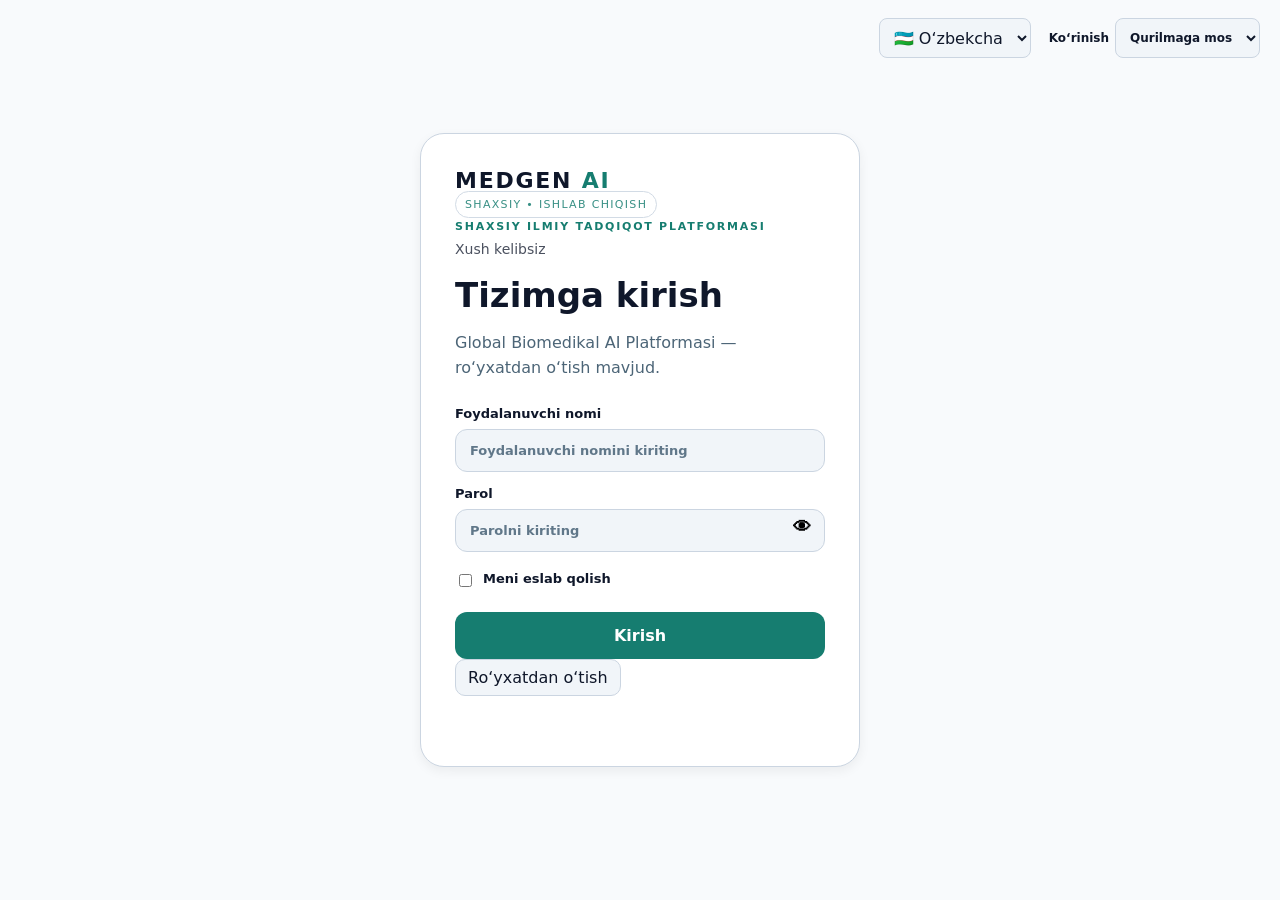
<file: index-1.html>
<!doctype html>
<html lang="uz">
<head>
<meta charset="utf-8">

<meta http-equiv="Content-Security-Policy"
content="default-src 'self';
script-src 'self' 'unsafe-inline' https://cdn.jsdelivr.net https://3dmol.csb.pitt.edu;
style-src 'self' 'unsafe-inline';
connect-src 'self' https:;
img-src 'self' data:;
object-src 'none';
base-uri 'self';
frame-ancestors 'none'">

<meta name="viewport" content="width=device-width,initial-scale=1">

<title>MedGen AI — Global Biomedical AI Platform</title>

<link rel="stylesheet" href="styles.css">

<style>
/* ================================
   MEDGEN AI INTRO
================================ */

#medgenIntro {
  position: fixed;
  inset: 0;
  z-index: 99999;
  display: flex;
  align-items: center;
  justify-content: center;
  background: #050b12;
  color: white;
  animation: introFade 1.8s ease forwards;
}

.intro-content {
  text-align: center;
  animation: introScale 1.4s ease;
}

.intro-logo {
  font-size: 48px;
  font-weight: 800;
  letter-spacing: 5px;
}

.intro-logo span {
  opacity: .65;
}

.intro-subtitle {
  margin-top: 14px;
  font-size: 14px;
  letter-spacing: 2px;
  opacity: .75;
  text-transform: uppercase;
}

.intro-line {
  width: 90px;
  height: 2px;
  margin: 22px auto 0;
  background: currentColor;
  animation: introLine 1.2s ease;
}

@keyframes introScale {
  0% {
    opacity: 0;
    transform: scale(.85);
  }

  100% {
    opacity: 1;
    transform: scale(1);
  }
}

@keyframes introLine {
  0% {
    width: 0;
  }

  100% {
    width: 90px;
  }
}

@keyframes introFade {
  0%, 72% {
    opacity: 1;
    visibility: visible;
  }

  100% {
    opacity: 0;
    visibility: hidden;
    pointer-events: none;
  }
}

/* ================================
   LANGUAGE SELECTOR
================================ */

.language-box {
  position: absolute;
  top: 18px;
  right: 20px;
  z-index: 10;
}

.language-box select {
  padding: 7px 10px;
  border-radius: 8px;
  border: 1px solid rgba(255,255,255,.15);
  background: rgba(255,255,255,.08);
  color: inherit;
  cursor: pointer;
}

/* ================================
   LOGIN
================================ */

.login-welcome {
  font-size: 14px;
  margin-bottom: 8px;
  opacity: .75;
}

.password-wrap {
  position: relative;
  display: flex;
  align-items: center;
}
.password-wrap input {
  width: 100%;
  padding-right: 48px;
}
.password-toggle {
  position: absolute;
  right: 8px;
  border: 0;
  background: transparent;
  cursor: pointer;
  font-size: 18px;
  padding: 6px;
}
.remember-row {
  display: flex;
  align-items: center;
  gap: 8px;
  margin: 12px 0;
  font-size: 13px;
}

.remember-row input {
  width: auto;
}

/* EMERGENCY LOGIN VISIBILITY FIX
   The login shell must remain visible even if a cached/failed
   startup state or intro animation interferes with rendering. */
#medgenIntro{display:none!important}
#loginView:not(.hidden){display:grid!important;visibility:visible!important;opacity:1!important}
#loginView .login-card{display:block!important;visibility:visible!important;opacity:1!important;position:relative!important;z-index:100000!important}
#loginView form{visibility:visible!important}

/* prevent intro from affecting layout */
#loginView,
#dashboardView {
  position: relative;
}
</style>

<style id="medgen-dashboard-visibility-fix">
/* Keep inactive scientific panels hidden; role workspaces must not leak into every dashboard. */
.module.role-hidden { display: none !important; }
#scientificWorkflowPanel.hidden,
#moleculeVisualPanel.hidden,
.panel.hidden,
.final-panel.hidden { display: none !important; }
</style>

</head>

<body>

<!-- =================================
     MEDGEN AI INTRO ANIMATION
================================= -->

<section id="medgenIntro">
  <div class="intro-content">
    <div class="intro-logo">
      MEDGEN <span>AI</span>
    </div>

    <div
      class="intro-subtitle"
      id="introSubtitle"
      data-i18n="globalPlatform">
      GLOBAL BIOMEDICAL AI PLATFORM
    </div>

    <div class="intro-line"></div>
  </div>
</section>


<!-- =================================
     LOGIN
================================= -->

<section id="loginView" class="screen">

  <div class="language-box">
    <select id="loginLanguageSelector">
      <option value="en">🇬🇧 English</option>
      <option value="uz">🇺🇿 O‘zbekcha</option>
      <option value="ru">🇷🇺 Русский</option>
    </select>
  </div>

  <div class="login-card">

    <div class="brand">
      MEDGEN <span>AI</span>
    </div>

    <span
      class="private-tag"
      data-i18n="privateDevelopment">
      PRIVATE • DEVELOPMENT
    </span>

    <p
      class="eyebrow"
      data-i18n="privateResearch">
      PRIVATE RESEARCH PLATFORM
    </p>

    <div
      class="login-welcome"
      data-i18n="welcome">
      Welcome back
    </div>

    <h1 data-i18n="signInTitle">
      Sign in
    </h1>

    <p
      class="muted"
      data-i18n="loginDescription">
      Global Biomedical AI Platform — registration is available.
    </p>

    <form id="loginForm">

      <label>
        <span data-i18n="username">
          Username
        </span>

        <input
          id="loginUser"
          autocomplete="username"
          required
          data-i18n-placeholder="usernamePlaceholder"
          placeholder="Enter username">
      </label>

      <label>
        <span data-i18n="password">
          Password
        </span>

        <div class="password-wrap">
          <input
            id="loginPassword"
            type="password"
            autocomplete="current-password"
            required
            data-i18n-placeholder="passwordPlaceholder"
            placeholder="Enter password">
          <button id="toggleLoginPassword" type="button" class="password-toggle" aria-label="Show password">👁</button>
        </div>
      </label>

      <label class="remember-row">

        <input
          id="rememberMe"
          type="checkbox">

        <span data-i18n="rememberMe">
          Remember me
        </span>

      </label>

      <button
        id="loginSubmitBtn"
        class="primary"
        type="submit"
        onclick="event.preventDefault(); const s=document.getElementById('loginStatus'); if (typeof window.login === 'function') { window.login(); } else if (s) { s.textContent='Frontend xatosi: login moduli yuklanmagan. Sahifani yangilang yoki keyinroq qayta urinib ko‘ring.'; }"
        data-i18n="signIn">
        Sign in
      </button>

    </form>

    <button id="showRegister" type="button" class="ghost">Ro‘yxatdan o‘tish</button>

    <form id="registerForm" class="hidden">
      <label><span>Username</span><input id="registerUsername" autocomplete="username" required></label>
      <label><span>To‘liq ism</span><input id="registerFullName" required></label>
      <label><span>Email</span><input id="registerEmail" type="email" autocomplete="email" required></label>
      <label><span>Telefon raqami</span><input id="registerPhone" type="tel" autocomplete="tel" placeholder="+998 90 123 45 67"></label>
      <label><span>Parol</span><input id="registerPassword" type="password" autocomplete="new-password" minlength="8" required></label>
      <label><span>Parolni tasdiqlash</span><input id="registerPassword2" type="password" autocomplete="new-password" minlength="8" required></label><div class="role-registration-block">
  <div class="role-title">Sizning asosiy professional rolingiz</div>
  <div class="role-subtitle">Faqat bitta asosiy rol tanlang. Keyingi rollar CEO/Admin tasdig‘idan keyin ochiladi.</div>
  <div id="registerRoleGrid" class="role-grid">
    <button type="button" class="role-choice" data-role="student">🎓<b>Talaba</b><span>Medical Academy</span></button>
    <button type="button" class="role-choice" data-role="doctor">👨‍⚕️<b>Shifokor</b><span>Clinical Workspace</span></button>
    <button type="button" class="role-choice" data-role="researcher">🔬<b>Olim / Researcher</b><span>Research Workspace</span></button>
    <button type="button" class="role-choice" data-role="professor">👨‍🏫<b>Professor</b><span>Teaching Workspace</span></button>
    <button type="button" class="role-choice" data-role="lab">🧪<b>Laborant</b><span>Laboratory</span></button>
    <button type="button" class="role-choice" data-role="biotech">🧬<b>Biotexnolog</b><span>Biotechnology</span></button>
    <button type="button" class="role-choice" data-role="pharma">💊<b>Pharma</b><span>Drug Discovery</span></button>
    <button type="button" class="role-choice" data-role="bioinformatician">🧑‍💻<b>Bioinformatician</b><span>Omics & Pipelines</span></button>
    <button type="button" class="role-choice" data-role="hospital">🏥<b>Klinika / Hospital</b><span>Clinical Training</span></button>
    <button type="button" class="role-choice" data-role="company">🏢<b>Biotech / Pharma Company</b><span>Enterprise</span></button>
  </div>
  <input id="registerRole" type="hidden" value="">
  <div id="registerRoleStatus" class="role-status">Asosiy rolni tanlang.</div>
</div>
      <button class="primary" type="submit">Ro‘yxatdan o‘tish</button>
      <button id="hideRegister" type="button" class="ghost">Kirishga qaytish</button>
      <p class="muted legal-entry">Davom etishdan oldin hujjatlar bilan tanishing: <a href="/legal.html#terms" target="_blank" rel="noopener">Foydalanish shartlari</a> · <a href="/legal.html#privacy" target="_blank" rel="noopener">Maxfiylik siyosati</a> · <a href="/legal.html#data" target="_blank" rel="noopener">Ma’lumotlarni qayta ishlash</a> · <a href="/legal.html#medical" target="_blank" rel="noopener">Tibbiy ogohlantirish</a></p>
    </form>

    <div id="loginStatus" class="status" role="status" aria-live="polite"></div>

  </div>

</section>


<!-- =================================
     DASHBOARD
================================= -->

<section id="dashboardView" class="hidden">

<header class="topbar">

  <div class="brand">
    MEDGEN <span>AI</span>
  </div>

  <div class="top-actions">

    <button id="medgenMenuBtn" class="ghost menu-button" type="button">☰ Menyu</button>
    <button id="profileBtn" class="ghost" type="button">Profilim</button>
    <select id="languageSelector">

      <option value="en">🇬🇧 English</option>
      <option value="uz">🇺🇿 O‘zbekcha</option>
      <option value="ru">🇷🇺 Русский</option>

    </select>

    <span id="roleBadge" class="badge">GUEST</span>

    <button id="logoutBtn" type="button" class="ghost" data-i18n="logout">Logout</button>

  </div>

</header>


<main class="container">

  <div class="hero">

    <div>

      <p
        class="eyebrow"
        data-i18n="privateWorkspace">
        PRIVATE WORKSPACE
      </p>

      <h1 data-i18n="biomedicalPlatform">
        Biomedical AI Platform
      </h1>

      <p
        class="muted"
        data-i18n="heroDescription">
        Research, molecular analysis, structures, discovery and scientific workflows.
      </p>

    </div>

    <div
      id="healthBadge"
      class="health">
      API: checking…
    </div>

  </div>


<section id="roleDashboard" class="role-dashboard hidden">
  <div class="role-dashboard-head">
    <div><p class="eyebrow">PERSONALIZED WORKSPACE</p><h2 id="roleDashboardTitle">MedGen AI</h2><p id="roleDashboardDesc" class="muted"></p></div>
    <span id="roleDashboardBadge" class="role-dashboard-badge"></span>
  </div>
  <div id="roleQuickGrid" class="role-quick-grid"></div>
  <div class="role-note">Kerak bo‘lsa boshqa modulga kirish uchun CEO/Admin tomonidan qo‘shimcha ruxsat beriladi.</div>
</section>

  <section id="securityCenter" class="security-center hidden" aria-label="Xavfsizlik va maxfiylik">
    <div class="dashboard-section-head">
      <div>
        <p class="eyebrow">SECURITY CENTER</p>
        <h2>Maxfiylik, xavfsizlik va identifikatsiya</h2>
        <p class="muted">Roziliklar, hisob xavfsizligi, identifikatsiya va joylashuv ruxsatlari shu yerda boshqariladi.</p>
      </div>
      <button id="securityBack" class="ghost" type="button">← Mening dashboardim</button>
    </div>
    <div id="securityGrid" class="security-grid"></div>
    <div id="securityStatus" class="status"></div>
  </section>

  <section id="userDirectoryDashboard" class="user-directory-dashboard hidden" aria-label="Foydalanuvchilar">
    <div class="dashboard-section-head">
      <div>
        <p class="eyebrow">USER WORKSPACES</p>
        <h2 id="userDirectoryTitle">Foydalanuvchilar</h2>
        <p id="userDirectorySubtitle" class="muted">Har bir rol uchun alohida dashboard.</p>
      </div>
      <button id="userDirectoryBack" class="ghost" type="button">← Mening dashboardim</button>
    </div>
    <div id="userDirectoryCards" class="user-directory-cards"></div>
    <div id="userDirectoryDetail" class="user-directory-detail hidden"></div>
  </section>

  <!-- EDUCATION PREFERENCE -->
  <section id="educationPreferencePanel" class="panel education-preference-panel" aria-labelledby="educationPreferenceTitle">
    <div style="width:100%">
      <div class="workspace-head">
        <div>
          <p class="eyebrow">EDUCATION PROFILE</p>
          <h2 id="educationPreferenceTitle">Choose your education system</h2>
          <p class="muted">Use Global / International education or your country's system. You can change this anytime.</p>
        </div>
        <span id="educationPreferenceStatus" class="status"></span>
      </div>

      <div class="grid" style="margin-top:16px">
        <label>
          <strong>Education mode</strong>
          <select id="educationMode">
            <option value="GLOBAL">🌐 Global / International</option>
            <option value="COUNTRY">🏳️ My country</option>
          </select>
        </label>

        <label id="educationCountryWrap">
          <strong>Country</strong>
          <select id="educationCountry" disabled>
            <option value="UZ">🇺🇿 Uzbekistan</option>
          </select>
        </label>

        <label>
          <strong>Education level</strong>
          <select id="educationLevel">
            <option value="COLLEGE">College</option>
            <option value="UNIVERSITY" selected>University</option>
            <option value="POSTGRADUATE">Postgraduate</option>
            <option value="RESEARCH">Research / Scientist</option>
          </select>
        </label>

        <label>
          <strong>Preferred language</strong>
          <select id="educationLanguage">
            <option value="en" selected>🇬🇧 English</option>
            <option value="uz">🇺🇿 O‘zbekcha</option>
            <option value="ru">🇷🇺 Русский</option>
            <option value="es">🇪🇸 Español</option>
            <option value="fr">🇫🇷 Français</option>
            <option value="de">🇩🇪 Deutsch</option>
            <option value="pt">🇵🇹 Português</option>
            <option value="ar">🇸🇦 العربية</option>
            <option value="zh">🇨🇳 中文</option>
            <option value="ja">🇯🇵 日本語</option>
            <option value="ko">🇰🇷 한국어</option>
            <option value="hi">🇮🇳 हिन्दी</option>
            <option value="tr">🇹🇷 Türkçe</option>
          </select>
        </label>
      </div>

      <button id="saveEducationPreference" class="primary small" type="button">Save education preference</button>
    </div>
  </section>


  <!-- MODULES -->

  <section id="moduleDirectory" class="grid">

    <button
      class="module"
      data-module="Bioinformatics">

      <b>🧬</b>

      <strong data-i18n="bioinformatics">
        Bioinformatics
      </strong>

      <span data-i18n="bioinformaticsDesc">
        DNA / RNA / protein analysis
      </span>

    </button>


    <button
      class="module"
      data-module="Molecular Analysis">

      <b>⚗️</b>

      <strong data-i18n="molecularAnalysis">
        Molecular Analysis
      </strong>

      <span data-i18n="molecularDesc">
        Real backend molecular descriptors
      </span>

    </button>


    <button
      class="module"
      data-module="PDB & Structure">

      <b>🧫</b>

      <strong data-i18n="pdbStructure">
        PDB & Structure
      </strong>

      <span data-i18n="pdbDesc">
        Structures and viewers
      </span>

    </button>


    <button
      class="module"
      data-module="Drug Discovery">

      <b>💊</b>

      <strong data-i18n="drugDiscovery">
        Drug Discovery
      </strong>

      <span data-i18n="drugDesc">
        Screening and discovery workflows
      </span>

    </button>


    <button
      class="module"
      data-module="Scientific Jobs">

      <b>⚙️</b>

      <strong data-i18n="scientificJobs">
        Scientific Jobs
      </strong>

      <span data-i18n="jobsDesc">
        Queue and worker status
      </span>

    </button>


    <button
      class="module"
      data-module="Research Assistant">

      <b>📚</b>

      <strong data-i18n="researchAssistant">
        Research Assistant
      </strong>

      <span data-i18n="researchDesc">
        Literature and citations
      </span>

    </button>


    <button
      class="module"
      data-module="Virtual Laboratory">

      <b>🧪</b>

      <strong data-i18n="virtualLab">
        Virtual Laboratory
      </strong>

      <span data-i18n="labDesc">
        Experiments and workflows
      </span>

    </button>


    <button class="module" data-module="Medical Academy"><b>🎓</b><strong>Medical Academy</strong><span>Virtual patients, anatomy, clinical reasoning and OSCE</span></button>

    <button class="module" data-module="Global Platform">
      <b>🌐</b>
      <strong>Global Platform</strong>
      <span>Organizations, workspaces, projects and API</span>
    </button>

    <button
      class="module"
      data-module="Reports & History">

      <b>📊</b>

      <strong data-i18n="reportsHistory">
        Reports & History
      </strong>

      <span data-i18n="reportsDesc">
        Results and reports
      </span>

    </button>

  </section>


  <!-- WORKSPACE -->

  <section
    id="workspace"
    class="panel hidden">

    <div style="width:100%">

      <div class="workspace-head">

        <div>

          <p
            class="eyebrow"
            data-i18n="workspace">
            WORKSPACE
          </p>

          <h2 id="workspaceTitle">
            Module
          </h2>

        </div>

        <button
          id="workspaceClose"
          class="ghost"
          data-i18n="close">
          Close
        </button>

      </div>


      <!-- MOLECULAR -->

      <div
        id="molecularTool"
        class="tool hidden">

        <p
          class="muted"
          data-i18n="molecularToolDescription">
          Run the existing MedGen molecular backend directly from the Web interface.
        </p>

        <label class="workspace-field-label" for="smilesInput">Molekula — SMILES</label>
        <input
          id="smilesInput"
          placeholder="SMILES, e.g. CCO"
          data-i18n-placeholder="smilesPlaceholder">

        <button
          id="molecularRun"
          class="primary small"
          data-i18n="analyzeMolecule">
          Analyze molecule
        </button>



        <div
          id="molecularStatus"
          class="status">
        </div>

        <pre
          id="molecularResult"
          class="result">
        </pre>

        <details class="advanced-analysis"><summary>Qo‘shimcha tahlillar</summary><div class="scientific-subtools" style="margin-top:12px;display:grid;gap:8px">
          <label class="workspace-field-label" for="moleculeBatchInput">Bir nechta molekula — har qatorda bitta SMILES</label>
        <textarea id="moleculeBatchInput" placeholder="Batch SMILES — one molecule per line"></textarea>
          <button id="moleculeBatchRun" class="ghost small" type="button">🧪 Batch analysis</button>
          <div id="moleculeBatchStatus" class="status"></div>
          <pre id="moleculeBatchResult" class="result"></pre>
          <label class="workspace-field-label" for="moleculeSimilarityInput">Taqqoslash — birinchi qatorda asosiy molekula</label>
        <textarea id="moleculeSimilarityInput" placeholder="Reference SMILES + query SMILES (one per line)"></textarea>
          <button id="moleculeSimilarityRun" class="ghost small" type="button">🔬 Similarity search</button>
          <div id="moleculeSimilarityStatus" class="status"></div>
          <pre id="moleculeSimilarityResult" class="result"></pre>
          <button id="molecule3dRun" class="ghost small" type="button">🧊 Generate 3D conformer</button>
          <div id="molecule3dStatus" class="status"></div>
          <pre id="molecule3dResult" class="result"></pre>
        </div></details>

      </div>


      <!-- BIOINFORMATICS -->

      <div
        id="bioTool"
        class="tool hidden">

        <p
          class="muted"
          data-i18n="bioToolDescription">
          Submit a protected bioinformatics workflow to the backend.
        </p>

        <label class="workspace-field-label" for="bioSequenceType">Ketma-ketlik turi</label>
        <select id="bioSequenceType" aria-label="Sequence type">
          <option value="AUTO">AUTO — Detect automatically</option>
          <option value="DNA">DNA</option>
          <option value="RNA">RNA</option>
          <option value="PROTEIN">PROTEIN</option>
        </select>

        <label class="workspace-field-label" for="bioSequence">Asosiy ketma-ketlik yoki FASTA</label>
        <textarea
          id="bioSequence"
          placeholder="DNA / RNA / protein sequence or FASTA"
          data-i18n-placeholder="sequencePlaceholder">
        </textarea>



        <button
          id="bioRun"
          class="primary small"
          data-i18n="runBioinformatics">
          Run bioinformatics
        </button>

        <div
          id="bioStatus"
          class="status">
        </div>

        <pre
          id="bioResult"
          class="result">
        </pre>

        <details class="advanced-analysis"><summary>Qo‘shimcha tahlillar</summary><div class="scientific-subtools" style="margin-top:12px;display:grid;gap:8px">
          <label class="workspace-field-label" for="bioFrame">O‘qish ramkasi (1–3)</label>
        <input id="bioFrame" type="number" min="1" max="3" value="1" placeholder="Reading frame 1-3">
          <button id="bioTranslateRun" class="ghost small" type="button">🧬 Translate DNA → Protein</button>
          <div id="bioTranslateStatus" class="status"></div>
          <pre id="bioTranslateResult" class="result"></pre>
          <label class="workspace-field-label" for="bioSequenceB">Solishtiriladigan ikkinchi ketma-ketlik</label>
        <textarea id="bioSequenceB" placeholder="Second sequence for global alignment"></textarea>
          <button id="bioAlignRun" class="ghost small" type="button">↔️ Global sequence alignment</button>
          <div id="bioAlignStatus" class="status"></div>
          <pre id="bioAlignResult" class="result"></pre>
        </div></details>

      </div>


      <!-- PDB -->

      <div
        id="pdbTool"
        class="tool hidden">

        <p
          class="muted"
          data-i18n="pdbToolDescription">
          Load a structure from the MedGen PDB backend.
        </p>

        <label class="workspace-field-label" for="pdbInput">PDB identifikatori</label>
        <input
          id="pdbInput"
          placeholder="PDB ID, e.g. 6WC8"
          data-i18n-placeholder="pdbPlaceholder">

        <button
          id="pdbRun"
          class="primary small"
          data-i18n="loadPdb">
          Load PDB
        </button>

        <div
          id="pdbStatus"
          class="status">
        </div>

        <pre
          id="pdbResult"
          class="result">
        </pre>

      </div>


      <!-- DRUG DISCOVERY -->

      <div
        id="discoveryTool"
        class="tool hidden">

        <p
          class="muted"
          data-i18n="discoveryDescription">
          Create a computational drug-discovery session.
        </p>

        <label class="workspace-field-label" for="discoveryTarget">Tadqiqot nishoni</label>
        <input
          id="discoveryTarget"
          placeholder="Target, e.g. HIV-1 Integrase"
          data-i18n-placeholder="targetPlaceholder">

        <button
          id="discoveryRun"
          class="primary small"
          data-i18n="createSession">
          Create session
        </button>

        <div
          id="discoveryStatus"
          class="status">
        </div>

        <pre
          id="discoveryResult"
          class="result">
        </pre>

        <hr>

        <p class="muted">
          AutoDock Vina test: target | SMILES
        </p>

        <label class="workspace-field-label" for="dockingInput">Docking uchun nishon va SMILES</label>
        <input
          id="dockingInput"
          placeholder="EGFR | CCO">

        <details class="advanced-analysis" open>
          <summary>Docking kirish ma’lumotlari</summary>
          <p class="muted">Tayyorlangan receptor va ligand PDBQT matni hamda aynan shu nishonga mos qidiruv qutisi koordinatalarini kiriting.</p>
          <label for="dockingReceptor">Receptor PDBQT</label>
          <textarea id="dockingReceptor" spellcheck="false" placeholder="Receptor PDBQT matni"></textarea>
          <label for="dockingLigand">Ligand PDBQT</label>
          <textarea id="dockingLigand" spellcheck="false" placeholder="Ligand PDBQT matni"></textarea>
          <div class="docking-parameters">
            <label>Markaz X (Å)<input id="dockingCenterX" type="number" step="any" required></label>
            <label>Markaz Y (Å)<input id="dockingCenterY" type="number" step="any" required></label>
            <label>Markaz Z (Å)<input id="dockingCenterZ" type="number" step="any" required></label>
            <label>Quti X (Å)<input id="dockingSizeX" type="number" step="any" min="0.1" max="100" value="20"></label>
            <label>Quti Y (Å)<input id="dockingSizeY" type="number" step="any" min="0.1" max="100" value="20"></label>
            <label>Quti Z (Å)<input id="dockingSizeZ" type="number" step="any" min="0.1" max="100" value="20"></label>
            <label>Qidiruv chuqurligi<input id="dockingExhaustiveness" type="number" min="1" max="64" value="8"></label>
            <label>Pozalar soni<input id="dockingPoses" type="number" min="1" max="20" value="3"></label>
          </div>
        </details>

        <button
          id="dockingRun"
          class="primary small">
          Run real docking
        </button>

        <div
          id="dockingStatus"
          class="status">
        </div>

        <pre
          id="dockingResult"
          class="result">
        </pre>

      </div>


      <!-- WORKFLOWS -->

      <div
        id="workflowTool"
        class="tool hidden">

        <p class="muted">Hisoblash orqali o‘rganing: ketma-ketlik, molekula yoki oqsil tuzilmasini tahlil qiling. Bu haqiqiy laboratoriya tajribasi emas.</p>
        <label class="workspace-field-label" for="labName">Tajriba nomi</label>
        <input id="labName" maxlength="160" placeholder="Masalan: birinchi o‘quv tahlilim">
        <label class="workspace-field-label" for="labMode">Kiritish usuli</label>
        <select id="labMode"><option value="guided">Oddiy maydonlar</option><option value="advanced">Mutaxassis uchun JSON</option></select>
        <div id="labGuided">
          <label for="labSequence">DNK, RNK yoki oqsil ketma-ketligi (ixtiyoriy)</label>
          <textarea id="labSequence" rows="4" placeholder=">example&#10;ATGC"></textarea>
          <button id="labExampleSequence" class="ghost" type="button">DNK misolini qo‘yish</button>
          <label for="labSmiles">Molekula SMILES (ixtiyoriy)</label>
          <input id="labSmiles" placeholder="CCO">
          <button id="labExampleMolecule" class="ghost" type="button">Etanol misolini qo‘yish</button>
          <label for="labPdb">PDB tuzilma ID (ixtiyoriy)</label>
          <input id="labPdb" maxlength="4" placeholder="1CRN">
          <button id="labExampleStructure" class="ghost" type="button">Oqsil misolini qo‘yish</button>
          <p class="muted">Kamida bitta maydonni to‘ldiring. Faqat kiritilgan ma’lumotga mos hisoblashlar bajariladi.</p>
        </div>
        <div id="labAdvanced" hidden>
          <label for="labType">Ish jarayoni turi</label>
          <select id="labType"><option value="drug_discovery">Drug discovery</option><option value="molecular_analysis">Molecular analysis</option><option value="bioinformatics">Bioinformatics</option><option value="structure_analysis">Structure analysis</option><option value="custom">Custom workflow</option></select>
          <label for="labInput">Ish jarayoni ma’lumotlari (JSON)</label>
          <textarea id="labInput" rows="5" placeholder='{"target":"Reference analysis","sequence":"ATGC"}'></textarea>
        </div>
        <button id="labRun" class="primary small" type="button">🧪 Tahlilni boshlash</button>
        <button id="workflowRefresh" class="ghost" type="button" data-i18n="refreshWorkflows">Refresh workflows</button>
        <button id="openScientificWorkflow" class="primary small" type="button">🔬 End-to-End Scientific Workflow</button>
        <div id="workflowStatus" class="status"></div>
        <div id="labSummary" class="panel" hidden></div>
        <pre id="workflowResult" class="result"></pre>

      </div>


      <!-- RESEARCH -->

      <div
        id="researchTool"
        class="tool hidden">

        <p
          class="muted"
          data-i18n="researchToolDescription">
          Search the research backend for citation-oriented results.
        </p>

        <label class="workspace-field-label" for="researchQuery">Ilmiy savol yoki qidiruv so‘zlari</label>
        <input maxlength="3000" id="researchQuery" placeholder="e.g. EGFR mutations in lung cancer" data-i18n-placeholder="researchPlaceholder">
        <label class="workspace-field-label" for="researchFocus">Qo‘shimcha yo‘nalish (ixtiyoriy)</label>
        <input maxlength="300" id="researchFocus" placeholder="Optional focus: mechanism, biomarker, target...">
        <div style="display:flex;gap:8px;flex-wrap:wrap">
          <button id="researchAgentRun" class="primary small" type="button">🧠 Research Agent</button>
          <button id="researchRun" class="ghost small" type="button" data-i18n="searchResearch">Search research</button>
        </div>

        <div
          id="researchStatus"
          class="status">
        </div>

        <div id="researchEvidence" hidden></div>
        <details><summary>Texnik ma’lumotlar (JSON)</summary>
          <pre id="researchResult" class="result"></pre>
        </details>

      </div>


      <!-- KNOWLEDGE LAYER -->
      <div id="knowledgeTool" class="tool hidden">
        <p class="muted">Build and explore a structured biomedical knowledge graph.</p>
        <input id="knowledgeEntity" placeholder="Entity: EGFR, lung cancer, gefitinib">
        <select id="knowledgeEntityType"><option value="concept">Concept</option><option value="gene">Gene</option><option value="protein">Protein</option><option value="disease">Disease</option><option value="drug">Drug</option><option value="pathway">Pathway</option></select>
        <button id="knowledgeAddEntity" class="primary small" type="button">+ Add entity</button>
        <input id="knowledgeSubject" placeholder="Subject">
        <select id="knowledgeRelation"><option>associated_with</option><option>targets</option><option>inhibits</option><option>activates</option><option>causes</option><option>treats</option><option>biomarker_of</option><option>interacts_with</option><option>participates_in</option><option>expressed_in</option></select>
        <input id="knowledgeObject" placeholder="Object">
        <input id="knowledgeEvidence" placeholder="Evidence / PMID / note">
        <button id="knowledgeAddRelation" class="primary small" type="button">+ Add relation</button>
        <input id="knowledgeQuery" placeholder="Search knowledge graph">
        <button id="knowledgeSearch" class="ghost small" type="button">🔎 Search graph</button>
        <div id="knowledgeStatus" class="status"></div><pre id="knowledgeResult" class="result"></pre>
      </div>

      <!-- JOBS -->

      <div
        id="jobsTool"
        class="tool hidden">

        <label class="workspace-field-label" for="jobType">Hisoblash turi</label>
        <select id="jobType">

          <option
            value="MOLECULAR"
            data-i18n="molecular">
            Molecular
          </option>

          <option
            value="DOCKING"
            data-i18n="docking">
            Docking
          </option>

          <option
            value="STRUCTURE_PREDICTION"
            data-i18n="structurePrediction">
            Structure prediction
          </option>

        </select>

        <label class="workspace-field-label" for="jobInput">Hisoblash ma’lumotlari (JSON)</label>
        <textarea id="jobInput" rows="3" placeholder='Input JSON. Molecular misol: {"smiles":"CCO"}'></textarea>

        <button
          id="jobCreate"
          class="primary small"
          data-i18n="createJob">
          Create job
        </button>

        <div
          id="jobCreateStatus"
          class="status">
        </div>

        <pre
          id="jobCreateResult"
          class="result">
        </pre>

        <button
          id="jobsRefresh"
          class="ghost"
          data-i18n="refreshJobs">
          Refresh jobs
        </button>

        <div
          id="jobsStatus"
          class="status">
        </div>

        <pre
          id="jobsResult"
          class="result">
        </pre>

      </div>


      <!-- GLOBAL PLATFORM -->
      <div id="platformTool" class="tool hidden">
        <p class="muted">Global Platform: organizations, teams, workspaces, projects, API keys, audit and usage.</p>
        <div style="display:flex;gap:8px;flex-wrap:wrap">
          <button id="platformRefresh" class="ghost small" type="button">Refresh</button>
          <button id="platformCreateOrg" class="primary small" type="button">Create organization</button>
          <button id="platformCreateWorkspace" class="ghost small" type="button">Create workspace</button>
          <button id="platformCreateProject" class="ghost small" type="button">Create project</button>
          <button id="platformMembers" class="ghost small" type="button">Members</button>
          <button id="platformAudit" class="ghost small" type="button">Audit log</button>
          <button id="platformKeys" class="ghost small" type="button">API keys</button>
          <button id="platformCreateKey" class="ghost small" type="button">Create API Key</button>
          <button id="platformPlan" class="ghost small" type="button">Plans</button>
          <button id="platformWebhooks" class="ghost small" type="button">Webhooks</button>
        </div>
        <label class="workspace-field-label" for="platformOrgName">Tashkilot nomi</label>
        <input id="platformOrgName" placeholder="Organization name">
        <label class="workspace-field-label" for="platformWorkspaceName">Ish maydoni nomi</label>
        <input id="platformWorkspaceName" placeholder="Workspace name">
        <label class="workspace-field-label" for="platformProjectName">Loyiha nomi</label>
        <input id="platformProjectName" placeholder="Project name">
        <div id="platformStatus" class="status"></div>
        <pre id="platformResult" class="result"></pre>
      </div>

      <div id="studentTool" class="tool hidden">
        <div class="student-hero"><div><p class="eyebrow">STUDENT MODE</p><h2>MedGen AI Medical Academy</h2><p class="muted">Kursga mos o‘qitish: <b>avval nazariya → keyin mashq → keyin klinik simulyatsiya</b>. Real bemordagi amaliyotni almashtirmaydi.</p></div><div class="student-progress"><b id="studentScore">0</b><span>XP</span></div></div>

        <div class="course-selector">
          <div><div class="eyebrow">INDIVIDUAL CURRICULUM</div><h3 id="studentCourseTitle">1-kurs — Fundamental fanlar</h3><p id="studentCourseIntro" class="muted"></p></div>
          <label class="course-select-label">O‘quv kursi
            <select id="studentCourseSelect">
              <option value="1">1-kurs</option><option value="2">2-kurs</option><option value="3">3-kurs</option>
              <option value="4">4-kurs</option><option value="5">5-kurs</option><option value="6">6-kurs</option>
            </select>
          </label>
        </div>

        <div id="studentSubjectList" class="course-chips"></div>

        <div class="student-tabs">
          <button class="student-tab active" data-student-tab="course">📚 Kurs dasturi</button>
          <button class="student-tab" data-student-tab="cases">🩺 Virtual Patients</button>
          <button class="student-tab" data-student-tab="anatomy">🫀 Disease 10 Layers</button>
          <button class="student-tab" data-student-tab="skills">💉 Skills Lab</button>
          <button class="student-tab" data-student-tab="osce">📋 OSCE</button>
        </div>

        <div id="studentCoursePanel" class="student-subpanel">
          <div class="course-note">🎓 <b>Daraja moslashtirilgan:</b> har bir kursning mavzusi, savollari va klinik vazifalari alohida. 1-kursga 5–6-kurs klinik case savollari aralashtirilmaydi.</div>
          <div id="studentCourseQuiz" class="question-card"></div>
        </div>

        <div id="studentCasePanel" class="student-subpanel hidden"><div class="student-case-grid"><div class="student-case-list" id="studentCaseList"></div><div class="student-case-main" id="studentCaseMain"></div></div></div>
        <div id="studentAnatomyPanel" class="student-subpanel hidden"><h3>One Disease — 10 Layers</h3><div class="layer-grid" id="studentLayerGrid"></div></div>
        <div id="studentSkillsPanel" class="student-subpanel hidden"><h3>Clinical Skills Simulation</h3><p class="muted">Ko‘nikmalar ham kurs darajasiga moslanadi. Inʼeksiya kabi amaliyotlar faqat virtual mashqda; real klinikada ustoz nazorati va protokol shart.</p><div id="studentSkillList" class="layer-grid"></div></div>
        <div id="studentOscePanel" class="student-subpanel hidden"><h3>OSCE</h3><div id="studentOsce"></div></div>
      </div>

      <!-- REPORTS -->

      <div
        id="reportsTool"
        class="tool hidden">

        <button
          id="reportsRefresh"
          class="ghost"
          data-i18n="refreshReports">
          Refresh reports
        </button>

        <div
          id="reportsStatus"
          class="status">
        </div>

        <label for="reportsSearch">Nom yoki ID bo‘yicha qidirish</label>
        <input id="reportsSearch" type="search" maxlength="200">
        <label for="reportsKind">Yozuv turi</label>
        <select id="reportsKind"><option value="all">Barchasi</option><option value="report">Hisobotlar</option><option value="experiment">Tajribalar</option></select>
        <div id="reportsList" class="reports-list"></div>
        <div id="reportsPagination" class="cell-view-controls"></div>
        <section id="reportsDetail" hidden>
          <h4>Tanlangan yozuv</h4>
          <p id="reportsSelectedTitle" class="user-authored"></p>
          <button id="reportsDownload" type="button" class="ghost">JSON yuklab olish</button>
          <p class="muted">Quyida saqlangan ma’lumotlar ko‘rsatiladi. Hisobot tajribada tasdiqlangan samaradorlikni anglatmaydi.</p>
          <pre id="reportsResult" class="result"></pre>
        </section>

      </div>


      <div
        id="comingSoon"
        class="tool hidden">

        <p
          class="muted"
          data-i18n="comingSoon">
          Web UI shell is ready. This module will be connected to the existing backend in the next integration phases.
        </p>

      </div>

    </div>

  </section>


  <!-- SYSTEM -->

  <section id="systemPanel" class="panel">

    <div>

      <p
        class="eyebrow"
        data-i18n="system">
        SYSTEM
      </p>

      <h2 data-i18n="privateEnvironment">
        Private development environment
      </h2>

      <p
        class="muted"
        data-i18n="systemDescription">
        Only authenticated users can reach the dashboard.
      </p>

    </div>

    <div class="system-list">

      <div>
        <span data-i18n="apiStatus">
          API status:
        </span>

        <b id="apiText">
          checking
        </b>
      </div>

      <div>
        <span data-i18n="registration">
          Registration:
        </span>

        <b>available</b>
      </div>

      <div>
        <span data-i18n="environment">
          Environment:
        </span>

        <b data-i18n="private">
          private
        </b>
      </div>

    </div>

  </section>

</main>

</section>


<!-- Capture frontend startup errors so a failed app.js cannot leave login silently unresponsive. -->
<script>
window.addEventListener("error", function (event) {
  if (!event || !event.filename || !/app\.js(?:\?|$)/.test(event.filename)) return;
  const status = document.getElementById("loginStatus");
  if (status) status.textContent = "Frontend JavaScript xatosi: " + (event.message || "app.js yuklanmadi") + ". Sahifani yangilang; muammo davom etsa, xabarni qo‘llab-quvvatlashga yuboring.";
});
</script>

<!-- IMPORTANT:
     Keep app.js unchanged.
-->

<script src="app.js?v=20261013-role-switch-fix-2"></script>



<!-- =================================
     TRANSLATION ENGINE
================================= -->

<script>

(function () {

  const translations = {

    en: {

      globalPlatform: "GLOBAL BIOMEDICAL AI PLATFORM",

      privateDevelopment: "PRIVATE • DEVELOPMENT",
      privateResearch: "PRIVATE RESEARCH PLATFORM",

      welcome: "Welcome back",
      signInTitle: "Sign in",

      loginDescription:
        "Global Biomedical AI Platform — registration is available.",

      username: "Username",
      password: "Password",

      usernamePlaceholder:
        "Enter username",

      passwordPlaceholder:
        "Enter password",

      rememberMe:
        "Remember me",

      signIn:
        "Sign in",

      logout:
        "Logout",

      privateWorkspace:
        "PRIVATE WORKSPACE",

      biomedicalPlatform:
        "Biomedical AI Platform",

      heroDescription:
        "Research, molecular analysis, structures, discovery and scientific workflows.",

      bioinformatics:
        "Bioinformatics",

      bioinformaticsDesc:
        "DNA / RNA / protein analysis",

      molecularAnalysis:
        "Molecular Analysis",

      molecularDesc:
        "Real backend molecular descriptors",

      pdbStructure:
        "PDB & Structure",

      pdbDesc:
        "Structures and viewers",

      drugDiscovery:
        "Drug Discovery",

      drugDesc:
        "Screening and discovery workflows",

      scientificJobs:
        "Scientific Jobs",

      jobsDesc:
        "Queue and worker status",

      researchAssistant:
        "Research Assistant",

      researchDesc:
        "Literature and citations",

      virtualLab:
        "Virtual Laboratory",

      labDesc:
        "Experiments and workflows",

      reportsHistory:
        "Reports & History",

      reportsDesc:
        "Results and reports",

      workspace:
        "WORKSPACE",

      close:
        "Close",

      molecularToolDescription:
        "Run the existing MedGen molecular backend directly from the Web interface.",

      smilesPlaceholder:
        "SMILES, e.g. CCO",

      analyzeMolecule:
        "Analyze molecule",

      bioToolDescription:
        "Submit a protected bioinformatics workflow to the backend.",

      sequencePlaceholder:
        "DNA / RNA / protein sequence",

      runBioinformatics:
        "Run bioinformatics",

      pdbToolDescription:
        "Load a structure from the MedGen PDB backend.",

      pdbPlaceholder:
        "PDB ID, e.g. 6WC8",

      loadPdb:
        "Load PDB",

      discoveryDescription:
        "Create a computational drug-discovery session.",

      targetPlaceholder:
        "Target, e.g. HIV-1 Integrase",

      createSession:
        "Create session",

      workflowDescription:
        "View persisted scientific workflows.",

      refreshWorkflows:
        "Refresh workflows",

      researchToolDescription:
        "Search the research backend for citation-oriented results.",

      researchPlaceholder:
        "e.g. HIV integrase inhibitors",

      searchResearch:
        "Search research",

      molecular:
        "Molecular",

      docking:
        "Docking",

      structurePrediction:
        "Structure prediction",

      createJob:
        "Create job",

      refreshJobs:
        "Refresh jobs",

      refreshReports:
        "Refresh reports",

      comingSoon:
        "Web UI shell is ready. This module will be connected to the existing backend in the next integration phases.",

      system:
        "SYSTEM",

      privateEnvironment:
        "Private development environment",

      systemDescription:
        "Only authenticated users can reach the dashboard.",

      apiStatus:
        "API status:",

      registration:
        "Registration:",

      disabled:
        "disabled",

      environment:
        "Environment:",

      private:
        "private",

      myProfile: "My Profile",
      profilePhoto: "Profile photo",
      uploadPhoto: "Upload photo",
      profilePhotoHelp: "You enter this information yourself. MedGen AI does not automatically know personal information about you.",
      fullName: "Full name",
      fullNamePlaceholder: "First name Last name",
      emailLabel: "Email",
      organization: "Organization / university",
      organizationPlaceholder: "University or organization",
      country: "Country",
      countryPlaceholder: "Country",
      researchInterests: "Research interests",
      researchInterestsPlaceholder: "Bioinformatics, drug discovery...",
      birthDate: "Date of birth",
      bioLabel: "Bio",
      bioPlaceholder: "Briefly about yourself",
      securityPrivacy: "Security, privacy and consent",
      legalIntro: "Please read the following documents and confirm your consent before using the platform.",
      consentTerms: "I agree to the public offer and terms of use.",
      consentPrivacy: "I agree to the privacy policy.",
      consentData: "I consent to data processing.",
      consentResearch: "I accept the warning that scientific results are not clinical validation.",
      agreeContinue: "I agree and continue",
      save: "Save"

    },


    uz: {

      globalPlatform:
        "GLOBAL BIOMEDIKAL AI PLATFORMASI",

      privateDevelopment:
        "SHAXSIY • ISHLAB CHIQISH",

      privateResearch:
        "SHAXSIY ILMIY TADQIQOT PLATFORMASI",

      welcome:
        "Xush kelibsiz",

      signInTitle:
        "Tizimga kirish",

      loginDescription:
        "Global Biomedikal AI Platformasi — ro‘yxatdan o‘tish mavjud.",

      username:
        "Foydalanuvchi nomi",

      password:
        "Parol",

      usernamePlaceholder:
        "Foydalanuvchi nomini kiriting",

      passwordPlaceholder:
        "Parolni kiriting",

      rememberMe:
        "Meni eslab qolish",

      signIn:
        "Kirish",

      logout:
        "Chiqish",

      privateWorkspace:
        "SHAXSIY ISH MAYDONI",

      biomedicalPlatform:
        "Biomedikal AI Platformasi",

      heroDescription:
        "Tadqiqotlar, molekulyar tahlil, tuzilmalar, dori yaratish va ilmiy ish jarayonlari.",

      bioinformatics:
        "Bioinformatika",

      bioinformaticsDesc:
        "DNK / RNK / oqsil tahlili",

      molecularAnalysis:
        "Molekulyar tahlil",

      molecularDesc:
        "Haqiqiy backend molekulyar deskriptorlari",

      pdbStructure:
        "PDB va tuzilma",

      pdbDesc:
        "Tuzilmalar va ko‘ruvchilar",

      drugDiscovery:
        "Dori yaratish",

      drugDesc:
        "Skrining va dori yaratish jarayonlari",

      scientificJobs:
        "Ilmiy vazifalar",

      jobsDesc:
        "Navbat va ishchi holati",

      researchAssistant:
        "Ilmiy tadqiqot yordamchisi",

      researchDesc:
        "Adabiyotlar va iqtiboslar",

      virtualLab:
        "Virtual laboratoriya",

      labDesc:
        "Tajribalar va ish jarayonlari",

      reportsHistory:
        "Hisobotlar va tarix",

      reportsDesc:
        "Natijalar va hisobotlar",

      workspace:
        "ISH MAYDONI",

      close:
        "Yopish",

      molecularToolDescription:
        "Mavjud MedGen molekulyar backendini Web interfeysi orqali ishga tushiring.",

      smilesPlaceholder:
        "SMILES, masalan: CCO",

      analyzeMolecule:
        "Molekulani tahlil qilish",

      bioToolDescription:
        "Himoyalangan bioinformatika ish jarayonini backendga yuboring.",

      sequencePlaceholder:
        "DNK / RNK / oqsil ketma-ketligi",

      runBioinformatics:
        "Bioinformatikani ishga tushirish",

      pdbToolDescription:
        "MedGen PDB backendidan tuzilmani yuklang.",

      pdbPlaceholder:
        "PDB ID, masalan: 6WC8",

      loadPdb:
        "PDB yuklash",

      discoveryDescription:
        "Hisoblash asosidagi dori yaratish sessiyasini yarating.",

      targetPlaceholder:
        "Nishon, masalan: HIV-1 Integrase",

      createSession:
        "Sessiya yaratish",

      workflowDescription:
        "Saqlangan ilmiy ish jarayonlarini ko‘ring.",

      refreshWorkflows:
        "Ish jarayonlarini yangilash",

      researchToolDescription:
        "Iqtiboslarga yo‘naltirilgan natijalar uchun ilmiy backenddan qidiring.",

      researchPlaceholder:
        "masalan: HIV integrase ingibitorlari",

      searchResearch:
        "Ilmiy qidiruv",

      molecular:
        "Molekulyar",

      docking:
        "Dokking",

      structurePrediction:
        "Tuzilmani bashorat qilish",

      createJob:
        "Vazifa yaratish",

      refreshJobs:
        "Vazifalarni yangilash",

      refreshReports:
        "Hisobotlarni yangilash",

      comingSoon:
        "Web interfeys tayyor. Ushbu modul keyingi integratsiya bosqichlarida mavjud backendga ulanadi.",

      system:
        "TIZIM",

      privateEnvironment:
        "Shaxsiy ishlab chiqish muhiti",

      systemDescription:
        "Dashboardga faqat autentifikatsiyadan o‘tgan foydalanuvchilar kira oladi.",

      apiStatus:
        "API holati:",

      registration:
        "Ro‘yxatdan o‘tish:",

      disabled:
        "o‘chirilgan",

      environment:
        "Muhit:",

      private:
        "shaxsiy",

      myProfile: "Mening profilim",
      profilePhoto: "Profil rasmi",
      uploadPhoto: "Rasm yuklash",
      profilePhotoHelp: "Bu ma’lumotlarni siz o‘zingiz kiritasiz. MedGen AI siz haqingizda avtomatik ravishda shaxsiy ma’lumot bilmaydi.",
      fullName: "To‘liq ism",
      fullNamePlaceholder: "Ism Familiya",
      emailLabel: "Email",
      organization: "Tashkilot / universitet",
      organizationPlaceholder: "Universitet yoki tashkilot",
      country: "Mamlakat",
      countryPlaceholder: "O‘zbekiston",
      researchInterests: "Ilmiy qiziqishlar",
      researchInterestsPlaceholder: "Bioinformatika, drug discovery...",
      birthDate: "Tug‘ilgan sana",
      bioLabel: "Bio",
      bioPlaceholder: "O‘zingiz haqingizda qisqacha",
      securityPrivacy: "Xavfsizlik, maxfiylik va rozilik",
      legalIntro: "Platformadan foydalanishdan oldin quyidagi hujjatlarni o‘qib, roziligingizni tasdiqlang.",
      consentTerms: "Ommaviy oferta va foydalanish shartlariga roziman.",
      consentPrivacy: "Maxfiylik siyosatiga roziman.",
      consentData: "Ma’lumotlarni qayta ishlashga roziman.",
      consentResearch: "Ilmiy natijalar klinik tasdiq emasligi haqidagi ogohlantirishni qabul qilaman.",
      agreeContinue: "Roziman va davom etaman",
      save: "Saqlash"

    },


    ru: {

      globalPlatform:
        "ГЛОБАЛЬНАЯ БИОМЕДИЦИНСКАЯ AI-ПЛАТФОРМА",

      privateDevelopment:
        "ЧАСТНАЯ • РАЗРАБОТКА",

      privateResearch:
        "ЧАСТНАЯ ИССЛЕДОВАТЕЛЬСКАЯ ПЛАТФОРМА",

      welcome:
        "Добро пожаловать",

      signInTitle:
        "Войти",

      loginDescription:
        "Global Biomedical AI Platform — регистрация доступна.",

      username:
        "Имя пользователя",

      password:
        "Пароль",

      usernamePlaceholder:
        "Введите имя пользователя",

      passwordPlaceholder:
        "Введите пароль",

      rememberMe:
        "Запомнить меня",

      signIn:
        "Войти",

      logout:
        "Выйти",

      privateWorkspace:
        "ЧАСТНОЕ РАБОЧЕЕ ПРОСТРАНСТВО",

      biomedicalPlatform:
        "Биомедицинская AI-платформа",

      heroDescription:
        "Исследования, молекулярный анализ, структуры, разработка лекарств и научные процессы.",

      bioinformatics:
        "Биоинформатика",

      bioinformaticsDesc:
        "Анализ ДНК / РНК / белков",

      molecularAnalysis:
        "Молекулярный анализ",

      molecularDesc:
        "Реальные молекулярные дескрипторы backend",

      pdbStructure:
        "PDB и структура",

      pdbDesc:
        "Структуры и просмотр",

      drugDiscovery:
        "Разработка лекарств",

      drugDesc:
        "Скрининг и процессы разработки лекарств",

      scientificJobs:
        "Научные задачи",

      jobsDesc:
        "Очередь и состояние рабочего процесса",

      researchAssistant:
        "Научный помощник",

      researchDesc:
        "Литература и цитирования",

      virtualLab:
        "Виртуальная лаборатория",

      labDesc:
        "Эксперименты и рабочие процессы",

      reportsHistory:
        "Отчёты и история",

      reportsDesc:
        "Результаты и отчёты",

      workspace:
        "РАБОЧЕЕ ПРОСТРАНСТВО",

      close:
        "Закрыть",

      molecularToolDescription:
        "Запустите существующий молекулярный backend MedGen непосредственно через Web-интерфейс.",

      smilesPlaceholder:
        "SMILES, например: CCO",

      analyzeMolecule:
        "Анализировать молекулу",

      bioToolDescription:
        "Отправьте защищённый биоинформационный процесс в backend.",

      sequencePlaceholder:
        "Последовательность ДНК / РНК / белка",

      runBioinformatics:
        "Запустить биоинформатику",

      pdbToolDescription:
        "Загрузите структуру из PDB backend MedGen.",

      pdbPlaceholder:
        "PDB ID, например: 6WC8",

      loadPdb:
        "Загрузить PDB",

      discoveryDescription:
        "Создайте вычислительную сессию по разработке лекарств.",

      targetPlaceholder:
        "Мишень, например: HIV-1 Integrase",

      createSession:
        "Создать сессию",

      workflowDescription:
        "Просмотрите сохранённые научные рабочие процессы.",

      refreshWorkflows:
        "Обновить процессы",

      researchToolDescription:
        "Выполните поиск в научном backend для результатов с цитированием.",

      researchPlaceholder:
        "например: ингибиторы ВИЧ-интегразы",

      searchResearch:
        "Поиск исследований",

      molecular:
        "Молекулярный",

      docking:
        "Докинг",

      structurePrediction:
        "Предсказание структуры",

      createJob:
        "Создать задачу",

      refreshJobs:
        "Обновить задачи",

      refreshReports:
        "Обновить отчёты",

      comingSoon:
        "Web-интерфейс готов. Этот модуль будет подключён к существующему backend на следующих этапах интеграции.",

      system:
        "СИСТЕМА",

      privateEnvironment:
        "Приватная среда разработки",

      systemDescription:
        "Только авторизованные пользователи могут получить доступ к dashboard.",

      apiStatus:
        "Состояние API:",

      registration:
        "Регистрация:",

      disabled:
        "отключена",

      environment:
        "Среда:",

      private:
        "приватная",

      myProfile: "Мой профиль",
      profilePhoto: "Фото профиля",
      uploadPhoto: "Загрузить фото",
      profilePhotoHelp: "Эти данные вводите вы сами. MedGen AI автоматически не получает ваши персональные данные.",
      fullName: "Полное имя",
      fullNamePlaceholder: "Имя Фамилия",
      emailLabel: "Email",
      organization: "Организация / университет",
      organizationPlaceholder: "Университет или организация",
      country: "Страна",
      countryPlaceholder: "Страна",
      researchInterests: "Научные интересы",
      researchInterestsPlaceholder: "Биоинформатика, разработка лекарств...",
      birthDate: "Дата рождения",
      bioLabel: "О себе",
      bioPlaceholder: "Кратко о себе",
      securityPrivacy: "Безопасность, конфиденциальность и согласие",
      legalIntro: "Перед использованием платформы ознакомьтесь с документами ниже и подтвердите согласие.",
      consentTerms: "Я согласен с публичной офертой и условиями использования.",
      consentPrivacy: "Я согласен с политикой конфиденциальности.",
      consentData: "Я согласен на обработку данных.",
      consentResearch: "Я принимаю предупреждение о том, что научные результаты не являются клиническим подтверждением.",
      agreeContinue: "Согласен и продолжить",
      save: "Сохранить"

    }

  };


  function translatePage(language) {

    const dictionary =
      translations[language] || translations.en;

    document.documentElement.lang = language;


    document
      .querySelectorAll("[data-i18n]")
      .forEach(function (element) {

        const key =
          element.getAttribute("data-i18n");

        if (
          Object.prototype.hasOwnProperty.call(
            dictionary,
            key
          )
        ) {
          element.textContent =
            dictionary[key];
        }

      });


    document
      .querySelectorAll("[data-i18n-placeholder]")
      .forEach(function (element) {

        const key =
          element.getAttribute(
            "data-i18n-placeholder"
          );

        if (
          Object.prototype.hasOwnProperty.call(
            dictionary,
            key
          )
        ) {
          element.placeholder =
            dictionary[key];
        }

      });


    localStorage.setItem(
      "medgen_language",
      language
    );

  }


  function initializeLanguage() {

    const saved =
      localStorage.getItem(
        "medgen_language"
      ) || "uz";


    const loginSelector =
      document.getElementById(
        "loginLanguageSelector"
      );

    const dashboardSelector =
      document.getElementById(
        "languageSelector"
      );


    if (loginSelector) {

      loginSelector.value = saved;

      loginSelector.addEventListener(
        "change",
        function () {

          translatePage(this.value);

          if (dashboardSelector) {
            dashboardSelector.value =
              this.value;
          }

        }
      );

    }


    if (dashboardSelector) {

      dashboardSelector.value = saved;

      dashboardSelector.addEventListener(
        "change",
        function () {

          translatePage(this.value);

          if (loginSelector) {
            loginSelector.value =
              this.value;
          }

        }
      );

    }


    translatePage(saved);

  }


  if (
    document.readyState === "loading"
  ) {

    document.addEventListener(
      "DOMContentLoaded",
      initializeLanguage
    );

  } else {

    initializeLanguage();

  }


  /*
   * Intro animation.
   * It automatically disappears after
   * approximately 1.8 seconds.
   */

  setTimeout(function () {

    const intro =
      document.getElementById(
        "medgenIntro"
      );

    if (intro) {
      intro.remove();
    }

  }, 1900);


})();

</script>


<!-- =================================
     PROFILE + LEGAL MODALS
================================= -->
<div id="profileModal" class="modal hidden">
  <div class="modal-card">
    <button id="profileClose" class="modal-close">×</button>
    <h2 data-i18n="myProfile">Mening profilim</h2>
    <div class="avatar-editor"><img id="profileAvatarPreview" class="profile-avatar" alt="Profil rasmi"><button id="profileAvatarUpload" type="button" class="ghost profile-upload-btn" data-i18n="uploadPhoto">Rasm yuklash</button><input id="profileAvatar" type="file" accept="image/png,image/jpeg,image/webp" style="display:none"><button id="profileAvatarRemove" type="button" class="ghost" data-i18n="removePhoto">Rasmni o‘chirish</button></div>
    <p class="muted" data-i18n="profilePhotoHelp">Bu ma’lumotlarni siz o‘zingiz kiritasiz. MedGen AI siz haqingizda avtomatik ravishda shaxsiy ma’lumot bilmaydi.</p>
    <label><span data-i18n="fullName">To‘liq ism</span><input id="profileFullName" data-i18n-placeholder="fullNamePlaceholder" placeholder="Ism Familiya"></label>
    <label><span>Login / Username</span><input id="profileUsername" autocomplete="username"></label>
    <label><span>Telefon raqami</span><input id="profilePhone" type="tel" autocomplete="tel"></label>
    <label><span data-i18n="emailLabel">Email</span><input id="profileEmail" type="text" inputmode="email" autocomplete="email" placeholder="email@example.com"></label>
    <label><span data-i18n="organization">Tashkilot / universitet</span><input id="profileOrganization" data-i18n-placeholder="organizationPlaceholder" placeholder="Universitet yoki tashkilot"></label>
    <label><span data-i18n="country">Mamlakat</span><input id="profileCountry" list="profileCountryOptions" autocomplete="country" data-i18n-placeholder="countryPlaceholder" placeholder="Mamlakatni qidiring yoki yozing"></label><datalist id="profileCountryOptions"></datalist>
    <div class="profile-section-title"><h3>📍 Joylashuv va hudud</h3><p class="profile-auto-note">Mamlakat avtomatik tavsiya qilinishi mumkin. Viloyat/tuman aniq bo‘lishi uchun siz tanlaysiz yoki qurilma joylashuviga ruxsat berasiz. Aniq koordinatalar faqat ruxsat bilan saqlanadi.</p></div>
    <div class="location-grid">
      <label>Viloyat / Region<select id="profileRegion"><option value="">Tanlang</option></select></label>
      <label>Viloyatni qo‘lda kiritish<input id="profileRegionManual" type="text" autocomplete="address-level1" placeholder="Ro‘yxatda bo‘lmasa yozing"></label>
      <label>Tuman / District<select id="profileDistrict"><option value="">Avval viloyatni tanlang</option></select></label>
      <label>Tumanni qo‘lda kiritish<input id="profileDistrictManual" type="text" autocomplete="address-level2" placeholder="Ro‘yxatda bo‘lmasa yozing"></label>
      <label>Shahar / City<input id="profileCity" placeholder="Toshkent, Bo‘ka va h.k."></label>
      <label>Joylashuv<input id="profileLocationLabel" placeholder="Mahalla / hudud (ixtiyoriy)"></label>
    </div>
    <button id="detectLocationBtn" type="button" class="ghost small">📍 Qurilma joylashuvini aniqlash</button>
    <div id="locationStatus" class="status"></div>
    <label><span data-i18n="researchInterests">Ilmiy qiziqishlar</span><input id="profileInterests" data-i18n-placeholder="researchInterestsPlaceholder" placeholder="Bioinformatika, drug discovery..."></label>
    <label><span data-i18n="birthDate">Tug‘ilgan sana</span>
      <input id="profileBirthDate" type="text" inputmode="numeric" autocomplete="bday" placeholder="KK.OO.YYYY" maxlength="10">
    </label>
    <label><span data-i18n="bioLabel">Bio</span><textarea id="profileBio" rows="3" data-i18n-placeholder="bioPlaceholder" placeholder="O‘zingiz haqingizda qisqacha"></textarea></label>
    <div id="profileStatus" class="status"></div>
    <div class="account-security">
      <h3>Account & Security</h3>
      <p class="muted">Parol, sessiyalar, roziliklar va identifikatsiya alohida Security Center orqali boshqariladi.</p>
      <button id="openSecurityFromProfile" type="button" class="ghost">🔐 Security Center</button>
      <label><span>Joriy parol</span><input id="currentPassword" type="password" autocomplete="current-password"></label>
      <label><span>Yangi parol</span><input id="newPassword" type="password" autocomplete="new-password" minlength="8"></label>
      <button id="changePasswordBtn" type="button" class="ghost">Parolni o‘zgartirish</button>
    </div>
    <button id="profileSave" class="primary" data-i18n="save">Saqlash</button>
  </div>
</div>

<div id="legalModal" class="modal hidden">
  <div class="modal-card legal-card">
    <h2 data-i18n="securityPrivacy">🔐 Xavfsizlik, maxfiylik va rozilik</h2>
    <p class="muted" data-i18n="legalIntro">Platformadan foydalanishdan oldin quyidagi hujjatlarni o‘qib, roziligingizni tasdiqlang.</p>
    <div id="legalDocuments" class="legal-docs"></div>
    <label class="consent-row"><input id="consentTerms" type="checkbox"> <span data-i18n="consentTerms">Ommaviy oferta va foydalanish shartlariga roziman.</span></label>
    <label class="consent-row"><input id="consentPrivacy" type="checkbox"> <span data-i18n="consentPrivacy">Maxfiylik siyosatiga roziman.</span></label>
    <label class="consent-row"><input id="consentData" type="checkbox"> <span data-i18n="consentData">Ma’lumotlarni qayta ishlashga roziman.</span></label>
    <label class="consent-row"><input id="consentResearch" type="checkbox"> <span data-i18n="consentResearch">Ilmiy natijalar klinik tasdiq emasligi haqidagi ogohlantirishni qabul qilaman.</span></label>
    <div id="legalStatus" class="status"></div>
    <button id="legalAccept" class="primary" data-i18n="agreeContinue">Roziman va davom etaman</button>
  </div>
</div>

<style>
.modal{position:fixed;inset:0;z-index:100000;background:rgba(0,0,0,.72);display:flex;align-items:center;justify-content:center;padding:20px}
.modal.hidden{display:none}
.modal-card{position:relative;width:min(620px,100%);max-height:90vh;overflow:auto;background:#0b1420;border:1px solid rgba(255,255,255,.14);border-radius:18px;padding:24px;box-shadow:0 20px 70px rgba(0,0,0,.45)}
.modal-card label{display:block;margin:12px 0;font-size:13px}
.modal-card input,.modal-card textarea{width:100%;box-sizing:border-box;margin-top:6px;padding:10px;border-radius:9px;border:1px solid rgba(255,255,255,.14);background:rgba(255,255,255,.06);color:inherit}
.modal-close{position:absolute;right:14px;top:10px;border:0;background:transparent;color:inherit;font-size:28px;cursor:pointer}
.legal-docs{display:grid;gap:10px;margin:15px 0}
.legal-docs details{border:1px solid rgba(255,255,255,.1);border-radius:10px;padding:10px}
.consent-row{display:flex!important;gap:9px;align-items:flex-start}
.consent-row input{width:auto!important;margin:2px 0 0!important}
#adminDashboard .admin-card{cursor:pointer;text-align:left;border:1px solid rgba(255,255,255,.12)}
</style>

<script>
document.addEventListener("DOMContentLoaded", function () {
  const input = document.getElementById("loginPassword");
  const toggle = document.getElementById("toggleLoginPassword");
  if (!input || !toggle) return;
  toggle.addEventListener("click", function () {
    const visible = input.type === "text";
    input.type = visible ? "password" : "text";
    toggle.textContent = visible ? "👁" : "🙈";
    toggle.setAttribute("aria-label", visible ? "Show password" : "Hide password");
  });
});
</script>

<!-- FINAL MEDGEN DASHBOARD OVERRIDE -->
<script>
(function(){
  const ROLES={
    student:{icon:'🎓',name:'Talaba',desc:'Medical Academy, fanlar, klinik tayyorgarlik va ilmiy ishlar',mods:['Medical Academy','Bioinformatics','Molecular Analysis','PDB & Structure','Drug Discovery','Research Assistant','Virtual Laboratory','Reports & History']},
    doctor:{icon:'🩺',name:'Shifokor',desc:'Klinik ta’lim, ilmiy izlanish va professional workspace',mods:['Medical Academy','Research Assistant','PDB & Structure','Bioinformatics','Reports & History']},
    researcher:{icon:'🔬',name:'Olim / Researcher',desc:'Ilmiy tadqiqot, bioinformatika, tajriba va hisobotlar',mods:['Bioinformatics','Molecular Analysis','PDB & Structure','Drug Discovery','Scientific Jobs','Research Assistant','Virtual Laboratory','Reports & History']},
    professor:{icon:'👨‍🏫',name:'Professor',desc:'Ta’lim, assessment, ilmiy rahbarlik va tadqiqot',mods:['Medical Academy','Bioinformatics','Research Assistant','Virtual Laboratory','Reports & History']},
    lab:{icon:'🧪',name:'Laboratoriya',desc:'Laboratoriya workflowlari, molekulyar tahlil va tajribalar',mods:['Molecular Analysis','Bioinformatics','PDB & Structure','Virtual Laboratory','Scientific Jobs','Reports & History']},
    biotech:{icon:'🧬',name:'Biotexnolog',desc:'Biotexnologik tadqiqot va computational workflows',mods:['Bioinformatics','Molecular Analysis','PDB & Structure','Drug Discovery','Virtual Laboratory','Research Assistant','Reports & History']},
    pharma:{icon:'💊',name:'Pharma',desc:'Drug discovery, screening, research va enterprise workflowlar',mods:['Drug Discovery','Molecular Analysis','PDB & Structure','Research Assistant','Scientific Jobs','Reports & History']},
    bioinformatician:{icon:'💻',name:'Bioinformatician',desc:'Sequence, genomics, omics va computational analysis',mods:['Bioinformatics','Molecular Analysis','PDB & Structure','Scientific Jobs','Research Assistant','Reports & History']},
    hospital:{icon:'🏥',name:'Klinika / Hospital',desc:'Klinik ta’lim, simulyatsiya va professional workflowlar',mods:['Medical Academy','Research Assistant','Bioinformatics','Reports & History']},
    company:{icon:'🏢',name:'Biotech / Pharma Company',desc:'Enterprise projectlar, research va operations',mods:['Global Platform','Drug Discovery','Research Assistant','Scientific Jobs','Reports & History']},
    SUPER_ADMIN:{icon:'👑',name:'Super Admin / Owner',desc:'Butun platforma, foydalanuvchilar, tashkilotlar, xavfsizlik va audit nazorati',mods:['Global Platform','Medical Academy','Bioinformatics','Molecular Analysis','PDB & Structure','Drug Discovery','Scientific Jobs','Research Assistant','Virtual Laboratory','Reports & History']}
  };
  const icons={'Learning Hub':'🌍','Clinical Reference':'🩺','Clinical Simulation':'🩺','Medical Academy':'🎓','Bioinformatics':'🧬','Molecular Analysis':'⚗️','PDB & Structure':'🧫','Drug Discovery':'💊','Scientific Jobs':'⚙️','Research Assistant':'📚','Virtual Laboratory':'🧪','Reports & History':'📊','Global Platform':'🌐'};
  const roleKey=()=>{
    const u=window.__MEDGEN_USER||{};
    const norm=v=>String(v||'').trim().toLowerCase().replace(/[\s-]+/g,'_');
    const aliases={
      super_admin:'SUPER_ADMIN',superadmin:'SUPER_ADMIN',founder:'SUPER_ADMIN',ceo:'SUPER_ADMIN',owner:'SUPER_ADMIN',admin:'SUPER_ADMIN',


      bioinformatician:'bioinformatician',bioinformatics_specialist:'bioinformatician',
      pharmaceutical:'pharma',pharmacist:'pharma',biotech_company:'company',hospital_admin:'hospital',
      lab_specialist:'lab',laboratory_specialist:'lab',scientist:'researcher'
    };
    const candidates=[
      u.role,u.user_role,u.type,u.account?.role,u.user?.role,
      u.profile?.role,u.metadata?.role
    ].map(norm).filter(Boolean);
    const username=String(u.username||u.user?.username||u.account?.username||'').trim();
    let saved='';
    if(username){
      try{
        saved=norm(JSON.parse(localStorage.getItem('medgen_role_'+username)||'null')?.key||'');
        if(!saved){
          for(let i=0;i<localStorage.length;i++){
            const k=localStorage.key(i);
            if(k&&k.toLowerCase()===('medgen_role_'+username).toLowerCase()){
              saved=norm(JSON.parse(localStorage.getItem(k)||'null')?.key||'');
              break;
            }
          }
        }
      }catch(_){}
    }
    // The server role remains authoritative for permissions. A super-admin may
    // preview another role's dashboard, but that preview changes presentation only.
    const privileged=['super_admin','superadmin','founder','ceo','owner','admin'];
    if(privileged.includes(candidates[0])){
      const preview=norm(window.medgenPreviewRole||'');
      const previewKey=aliases[preview]||preview;
      if(previewKey && previewKey!=='SUPER_ADMIN' && previewKey!=='admin' && ROLES[previewKey])return previewKey;
      return 'SUPER_ADMIN';
    }
    for(const candidate of candidates){
      const canonical=aliases[candidate]||candidate;
      if(ROLES[canonical]&&canonical!=='SUPER_ADMIN'&&canonical!=='student')return canonical;
    }
    // Older accounts may be returned by the API with a generic student role;
    // prefer their saved non-privileged registration role over that generic fallback.
    const savedCanonical=aliases[saved]||saved;
    if(ROLES[savedCanonical]&&savedCanonical!=='SUPER_ADMIN'&&savedCanonical!=='admin')return savedCanonical;
    if(candidates.includes('student'))return 'student';
    return 'student';
  };
  const ALL_MODULES=['Medical Academy','Bioinformatics','Molecular Analysis','PDB & Structure','Drug Discovery','Scientific Jobs','Research Assistant','Virtual Laboratory','Reports & History','Global Platform'];
  const ROLE_MODULES={
    SUPER_ADMIN:ALL_MODULES,
    admin:ALL_MODULES,
    student:['Medical Academy','Learning Hub','Virtual Laboratory'],


    doctor:['Clinical Reference','Clinical Simulation','Research Assistant','Reports & History'],
    researcher:['Research Assistant','Bioinformatics','Virtual Laboratory','Reports & History'],
    professor:['Medical Academy','Research Assistant','Reports & History'],
    lab:['Virtual Laboratory','Molecular Analysis','Reports & History'],
    biotech:['Bioinformatics','Molecular Analysis','PDB & Structure','Virtual Laboratory'],
    pharma:['Drug Discovery','PDB & Structure','Molecular Analysis','Reports & History'],
    bioinformatician:['Bioinformatics','Research Assistant','Reports & History'],
    hospital:['Medical Academy','Reports & History'],
    company:['Drug Discovery','Research Assistant','Virtual Laboratory','Global Platform','Reports & History']
  };
  const FINAL_I18N={
    en:{menu:'MENU',dashboard:'Dashboard',profile:'My Profile',scientific:'SCIENTIFIC WORKSPACES',support:'Help Center',assistant:'MedGen AI Assistant',community:'Community',security:'Security Center',owner:'OWNER CONTROL',ownerDash:'Super Admin Dashboard',workspace:'Workspace',open:'Open →',core:'CORE SCIENCE',research:'RESEARCH & DISCOVERY',platform:'PLATFORM',welcome:'Personal Scientific Workspace',role:'ROLE',back:'← Dashboard',supportTitle:'Help Center',supportDesc:'Get help with your account, platform or scientific modules.',aiTitle:'AI Assistant',aiDesc:'Biomedical platform and research workflow assistant.',communityTitle:'Community',communityDesc:'Connect with researchers and professionals in your role community.',securityTitle:'Security Center',securityDesc:'Privacy, consent, identity and account security.'},
    uz:{menu:'MENYU',dashboard:'Bosh sahifa',profile:'Profilim',scientific:'ILMIY ISH MAYDONLARI',support:'Yordam markazi',assistant:'MedGen AI yordamchi',community:'Hamjamiyat',security:'Xavfsizlik markazi',owner:'OWNER BOSHQARUVI',ownerDash:'Super Admin boshqaruvi',workspace:'Ish maydoni',open:'Ochish →',core:'ASOSIY ILMIY MODULLAR',research:'TADQIQOT VA KASHFIYOT',platform:'PLATFORMA',welcome:'Shaxsiy ilmiy ish maydoni',role:'ROL',back:'← Bosh sahifa',supportTitle:'Yordam markazi',supportDesc:'Hisob, platforma yoki ilmiy modullar bo‘yicha yordam oling.',aiTitle:'AI yordamchi',aiDesc:'Biomedikal platforma va ilmiy workflowlar yordamchisi.',communityTitle:'Hamjamiyat',communityDesc:'O‘z rolingizdagi olimlar va mutaxassislar bilan muloqot qiling.',securityTitle:'Xavfsizlik markazi',securityDesc:'Maxfiylik, rozilik, identifikatsiya va hisob xavfsizligi.'},
    ru:{menu:'МЕНЮ',dashboard:'Главная',profile:'Мой профиль',scientific:'НАУЧНЫЕ РАБОЧИЕ ПРОСТРАНСТВА',support:'Центр помощи',assistant:'MedGen AI помощник',community:'Сообщество',security:'Центр безопасности',owner:'УПРАВЛЕНИЕ ВЛАДЕЛЬЦА',ownerDash:'Панель Super Admin',workspace:'Рабочее пространство',open:'Открыть →',core:'ОСНОВНАЯ НАУКА',research:'ИССЛЕДОВАНИЯ И ОТКРЫТИЯ',platform:'ПЛАТФОРМА',welcome:'Персональное научное пространство',role:'РОЛЬ',back:'← Главная',supportTitle:'Центр помощи',supportDesc:'Помощь с аккаунтом, платформой или научными модулями.',aiTitle:'AI помощник',aiDesc:'Помощник по биомедицинской платформе и научным workflow.',communityTitle:'Сообщество',communityDesc:'Общайтесь с исследователями и специалистами вашей роли.',securityTitle:'Центр безопасности',securityDesc:'Конфиденциальность, согласия, идентификация и безопасность аккаунта.'}
  };
  const ROLE_I18N={
    en:{student:'Student',doctor:'Doctor',researcher:'Researcher',professor:'Professor',lab:'Laboratory Specialist',biotech:'Biotechnologist',pharma:'Pharma',bioinformatician:'Bioinformatician',hospital:'Hospital',company:'Company',admin:'Super Admin / Owner',SUPER_ADMIN:'Super Admin / Owner'},
    uz:{student:'Talaba',doctor:'Shifokor',researcher:'Olim / Tadqiqotchi',professor:'Professor',lab:'Laboratoriya mutaxassisi',biotech:'Biotexnolog',pharma:'Farmatsevtika',bioinformatician:'Bioinformatik',hospital:'Klinika / Shifoxona',company:'Kompaniya',admin:'Super Admin / Egasi'},
    ru:{student:'Студент',doctor:'Врач',researcher:'Исследователь',professor:'Профессор',lab:'Лабораторный специалист',biotech:'Биотехнолог',pharma:'Фарма',bioinformatician:'Биоинформатик',hospital:'Больница',company:'Компания',admin:'Super Admin / Владелец'}
  };
  const esc=s=>String(s??'').replace(/[&<>"']/g,m=>({'&':'&amp;','<':'&lt;','>':'&gt;','"':'&quot;',"'":'&#39;'}[m]));
  const lang=()=>localStorage.getItem('medgen_language')||'uz';
  const ft=(k)=>FINAL_I18N[lang()]?.[k]||FINAL_I18N.en[k]||k;
  const moduleLabel=(m)=>(typeof translations!=='undefined'&&translations?.[m]?.[lang()])||m;
  const roleLabel=(k)=>ROLE_I18N[lang()]?.[k]||ROLE_I18N.en[k]||k;
  function dashboard(){return document.getElementById('dashboardView')}
  function hideAll(){['roleDashboard','moduleDirectory','workspace','educationPreferencePanel','securityCenter','userDirectoryDashboard','adminDashboard','supportCenter','aiCenter','communityCenter'].forEach(id=>document.getElementById(id)?.classList.add('hidden'))}
  function openHome(){hideAll();document.getElementById('roleDashboard')?.classList.remove('hidden');renderHome()}
  function openModuleSafe(name){if(typeof window.openModule==='function'){window.__MEDGEN_OPENED_MODULE=null;window.openModule(name);if(window.__MEDGEN_OPENED_MODULE!==name)return;const workspace=document.getElementById('workspace');const toolMap={'Molecular Analysis':'molecularTool','Bioinformatics':'bioTool','PDB & Structure':'pdbTool','Drug Discovery':'discoveryTool','Scientific Jobs':'jobsTool','Research Assistant':'researchTool','Virtual Laboratory':'workflowTool','Medical Academy':'studentTool','Reports & History':'reportsTool','Global Platform':'platformTool',};const tool=document.getElementById(toolMap[name]);if(workspace)workspace.classList.remove('hidden');if(tool)tool.classList.remove('hidden');document.getElementById('roleDashboard')?.classList.add('hidden');document.getElementById('finalHome')?.classList.add('hidden');}else{hideAll();document.getElementById('workspace')?.classList.remove('hidden');document.getElementById('roleDashboard')?.classList.add('hidden')}}
  function serviceCard(kind,icon,title,desc){return '<button class="final-service" data-final-service="'+kind+'">'+icon+'<b>'+title+'</b><small>'+desc+'</small></button>'}
  function renderHome(){
    const d=dashboard(),key=roleKey(),r=ROLES[key]||ROLES.student;if(!d)return;
    const mods=ROLE_MODULES[key]||ROLE_MODULES.student;
    const globalHero=d.querySelector('.hero');if(globalHero){globalHero.classList.add('final-hide-hero');globalHero.style.setProperty('display','none','important');}
    const old=document.getElementById('finalHome');if(old)old.remove();
    const home=document.createElement('section');home.id='finalHome';home.className='final-home';
    const groups=[
      {id:'education',icon:'◈',title:'Ta’lim markazi',desc:'Darslar, mashqlar va o‘quv natijalari.',modules:['Medical Academy','Learning Hub','Clinical Reference','Clinical Simulation']},
      {id:'bio',icon:'⌁',title:'Bioinformatika',desc:'DNK, RNK va oqsil ketma-ketliklarini tahlil qilish.',modules:['Bioinformatics']},
      {id:'molecule',icon:'⬡',title:'Molekula va 3D',desc:'Molekulyar xossalar, tuzilmalar va ilmiy taqqoslash.',modules:['Molecular Analysis','PDB & Structure','Drug Discovery']},
      {id:'research',icon:'⌕',title:'Ilmiy tadqiqot',desc:'Manbalarni topish va dalillar bilan ishlash.',modules:['Research Assistant']},
      {id:'lab',icon:'⚗',title:'Virtual laboratoriya',desc:'Ilmiy ish jarayonlari va hisoblash vazifalari.',modules:['Virtual Laboratory','Scientific Jobs']},
      {id:'management',icon:'▦',title:'Boshqaruv paneli',desc:'Tashkilot, foydalanuvchilar va ruxsatlar.',modules:['Global Platform']}
    ];
    const names={'Medical Academy':'Tibbiyot akademiyasi','Learning Hub':'Mashqlar va o‘quv tarixi','Clinical Reference':'Klinik ma’lumotnoma','Clinical Simulation':'Klinik mashqlar','Bioinformatics':'Ketma-ketlik tahlili','Molecular Analysis':'Molekula xossalari','PDB & Structure':'Tuzilma ko‘ruvchisi','Drug Discovery':'Dori tadqiqoti','Research Assistant':'Ilmiy manbalar','Virtual Laboratory':'Ish jarayonlari','Scientific Jobs':'Hisoblash vazifalari','Global Platform':'Tashkilot va loyihalar','Reports & History':'Ilmiy hisobotlar'};
    const moduleButton=m=>'<button class="cabinet-tool" data-final-module="'+esc(m)+'">'+esc(names[m]||m)+'<span aria-hidden="true">↗</span></button>';
    home.classList.add('cabinet-home');
    home.innerHTML='<div class="cabinet-layout"><nav class="cabinet-nav" aria-label="Kabinet bo‘limlari"><div class="cabinet-brand">MEDGEN <span>AI</span></div><p>SHAXSIY KABINET</p><a href="#cabinetWelcome">Bosh sahifa</a>'+groups.map(g=>'<a href="#cabinet-'+g.id+'">'+g.icon+' '+g.title+'</a>').join('')+'<button id="cabinetProfile">Profilim</button><button data-final-service="security">Xavfsizlik va roziliklar</button></nav><div class="cabinet-main"><header id="cabinetWelcome" class="cabinet-welcome"><div><p class="cabinet-eyebrow">BILIM · TAHLIL · TADQIQOT</p><h1>Yagona ilmiy kabinet</h1><p>Kerakli bo‘limni tanlang. Vositalar va ruxsatlar akkauntingizga mos ko‘rsatiladi.</p></div><span class="cabinet-role">'+esc(roleLabel(key))+'</span></header><div class="cabinet-shortcuts">'+(mods.includes('Learning Hub')?moduleButton('Learning Hub'):'')+(mods.includes('Reports & History')?moduleButton('Reports & History'):'')+(mods.includes('Global Platform')?moduleButton('Global Platform'):'')+'</div><div class="cabinet-section-heading"><h2>Ish bo‘limlari</h2><span>6 yo‘nalish · bitta akkaunt</span></div><div class="cabinet-grid">'+groups.map((g,i)=>{
      const available=g.modules.filter(m=>mods.includes(m));
      const admin=g.id==='management'&&key==='SUPER_ADMIN';
      return '<article id="cabinet-'+g.id+'" class="cabinet-card'+(!available.length&&!admin?' cabinet-restricted':'')+'"><div class="cabinet-card-top"><span class="cabinet-icon">'+g.icon+'</span><span class="cabinet-number">0'+(i+1)+'</span></div><h3>'+g.title+'</h3><p>'+g.desc+'</p><div class="cabinet-tools">'+available.map(moduleButton).join('')+(admin?'<button id="finalAdminOpen" class="cabinet-tool">Administrator paneli <span>↗</span></button>':'')+(!available.length&&!admin?'<span class="cabinet-access">Bu rol uchun ochilmagan</span>':'')+'</div></article>';
    }).join('')+'</div><footer class="cabinet-footer"><div><h3>Yordam kerakmi?</h3><p>Hisob, foydalanish va xavfsizlik bo‘yicha yordam.</p></div><div>'+serviceCard('support','↗',ft('support'),ft('supportDesc'))+serviceCard('ai','✦',ft('assistant'),ft('aiDesc'))+serviceCard('community','◎',ft('community'),ft('communityDesc'))+'</div></footer></div></div>';
    hideAll();
    document.getElementById('functionalService')?.remove();
    d.querySelector('.container')?.prepend(home);
    // Use one visible dashboard at a time; the legacy role grid remains a
    // fallback but must not appear underneath this role-specific home.
    document.getElementById('roleDashboard')?.classList.add('hidden');
    home.querySelectorAll('[data-final-module]').forEach(b=>b.onclick=(e)=>{
      e.preventDefault();openModuleSafe(b.dataset.finalModule);
    });
    home.querySelector('#cabinetProfile')?.addEventListener('click',()=>document.getElementById('profileBtn')?.click());
    home.querySelectorAll('[data-final-service]').forEach(b=>b.onclick=()=>openService(b.dataset.finalService));
    document.getElementById('finalAdminOpen')?.addEventListener('click',()=>{home.classList.add('hidden');hideAll();document.getElementById('adminDashboard')?.classList.remove('hidden');if(typeof loadAdminDashboard==='function')loadAdminDashboard()});
  }
  function openService(kind){
    // Route these cards to the API-backed service implementations; the legacy
    // lightweight panels rendered below had buttons without submit handlers.
    if(['support','ai','community'].includes(kind)&&typeof window.openFunctionalService==='function'){
      return window.openFunctionalService(kind==='ai'?'assistant':kind);
    }
    /* Use the full security controller instead of replacing the same securityCenter element with the older lightweight panel. */
    if(kind==='security'&&typeof window.openSecurityCenter==='function'){window.openSecurityCenter();return;}
    hideAll();let id={support:'supportCenter',ai:'aiCenter',community:'communityCenter',security:'securityCenter'}[kind];
    let el=document.getElementById(id);if(!el){el=document.createElement('section');el.id=id;el.className='final-panel';document.querySelector('#dashboardView .container')?.prepend(el);}
    const back='<button class="ghost final-back">'+ft('back')+'</button>';
    if(kind==='support')el.innerHTML='<div class="final-panel-head"><div><div class="final-kicker">SUPPORT</div><h2>🆘 '+ft('supportTitle')+'</h2><p>'+ft('supportDesc')+'</p></div>'+back+'</div><div class="final-help-grid"><div><b>🔑 '+(lang()==='ru'?'Аккаунт и вход':lang()==='en'?'Login & Account':'Kirish va hisob')+'</b><p>'+(lang()==='ru'?'Вход, пароль, профиль и безопасность.':lang()==='en'?'Login, password, profile and security.':'Kirish, parol, profil va xavfsizlik.')+'</p></div><div><b>🧬 '+(lang()==='ru'?'Научные модули':lang()==='en'?'Scientific Modules':'Ilmiy modullar')+'</b><p>'+(lang()==='ru'?'Биоинформатика, молекулярный анализ и исследования.':lang()==='en'?'Bioinformatics, molecular analysis and research.':'Bioinformatika, molekulyar tahlil va tadqiqot.')+'</p></div></div><textarea id="supportMessage" placeholder="'+(lang()==='ru'?'Опишите проблему...':lang()==='en'?'Describe the problem...':'Muammoni yozing...')+'"></textarea><button id="supportSend" class="primary">'+ft('support')+'</button><div id="supportStatus" class="status"></div>';
    if(kind==='ai')el.innerHTML='<div class="final-panel-head"><div><div class="final-kicker">MEDGEN AI</div><h2>🤖 '+ft('aiTitle')+'</h2><p>'+ft('aiDesc')+'</p></div>'+back+'</div><div id="aiMessages" class="ai-messages"><div class="ai-msg">🤖 '+(lang()==='ru'?'Здравствуйте! Задайте вопрос.':lang()==='en'?'Hello! Ask your question.':'Salom! Savolingizni yozing.')+'</div></div><div class="ai-compose"><input id="aiInput" placeholder="'+(lang()==='ru'?'Ваш вопрос...':lang()==='en'?'Your question...':'Savolingiz...')+'"/><button id="aiSend" class="primary">'+(lang()==='ru'?'Отправить':lang()==='en'?'Send':'Yuborish')+'</button></div><div id="aiStatus" class="status"></div>';
    if(kind==='community')el.innerHTML='<div class="final-panel-head"><div><div class="final-kicker">COMMUNITY</div><h2>💬 '+ft('communityTitle')+'</h2><p>'+ft('communityDesc')+'</p></div>'+back+'</div><div class="community-card"><b>'+((ROLES[key]||ROLES.student).icon)+' '+esc(roleLabel(key))+'</b><span>'+(lang()==='ru'?'Обсуждения • Чаты • Уведомления':lang()==='en'?'Discussions • Chat • Notifications':'Muhokamalar • Chat • Bildirishnomalar')+'</span></div>';
    if(kind==='security')el.innerHTML='<div class="final-panel-head"><div><div class="final-kicker">SECURITY & LEGAL</div><h2>🔐 '+ft('securityTitle')+'</h2><p>'+ft('securityDesc')+'</p></div>'+back+'</div><div id="securityLegalDocs" class="final-help-grid"><div><b>📜 Ommaviy oferta</b><p>Foydalanish shartlari va platforma qoidalari.</p></div><div><b>🔒 Maxfiylik siyosati</b><p>Shaxsiy ma’lumotlarni qayta ishlash va himoya qilish.</p></div><div><b>🛡️ Ma’lumotlarni qayta ishlash roziligi</b><p>Hisob va ilmiy xizmatlar uchun zarur ma’lumotlardan foydalanish.</p></div><div><b>⚠️ Ilmiy disclaimer</b><p>Hisoblash natijalari eksperimental yoki klinik tasdiq emas.</p></div></div><div id="securityStatus" class="status">Yuklanmoqda...</div>';
    el.classList.remove('hidden');el.querySelector('.final-back')?.addEventListener('click',openHome);
    if(kind==='security'){fetch((window.MEDGEN_API_BASE||'https://medgenai-web-1.onrender.com/api/v1')+'/legal/documents').then(r=>r.json()).then(d=>{const box=document.getElementById('securityLegalDocs');if(box)box.innerHTML=[d.terms,d.privacy,d.data_processing,d.research_disclaimer].map(x=>'<details><summary><b>'+esc(x.title)+'</b></summary><p>'+esc(x.text)+'</p></details>').join('');document.getElementById('securityStatus').textContent='';}).catch(e=>{document.getElementById('securityStatus').textContent=e.message;});}
  }
  function renderMenu(){
    let drawer=document.getElementById('finalMenuDrawer');if(!drawer){drawer=document.createElement('aside');drawer.id='finalMenuDrawer';drawer.className='final-drawer';document.body.appendChild(drawer);}
    const key=roleKey(),r=ROLES[key]||ROLES.student,mods=ROLE_MODULES[key]||ROLE_MODULES.student;
    drawer.innerHTML='<div class="final-drawer-head"><b>☰ '+ft('menu')+'</b><button id="finalMenuClose">×</button></div><div class="final-menu-role">'+r.icon+' '+esc(roleLabel(key))+'</div><button class="final-nav" data-final-nav="home">🏠 '+ft('dashboard')+'</button><button class="final-nav" data-final-nav="profile">👤 '+ft('profile')+'</button><div class="final-nav-title">'+ft('scientific')+'</div>'+mods.map(m=>'<button class="final-nav" data-final-module="'+esc(m)+'">'+icons[m]+' '+esc(moduleLabel(m))+'</button>').join('')+'<div class="final-nav-title">'+ft('platform')+'</div><button class="final-nav" data-final-service="support">🆘 '+ft('support')+'</button><button class="final-nav" data-final-service="ai">🤖 '+ft('assistant')+'</button><button class="final-nav" data-final-service="community">💬 '+ft('community')+'</button><button class="final-nav" data-final-service="security">🔐 '+ft('security')+'</button>'+(key==='SUPER_ADMIN'?'<div class="final-nav-title">'+ft('owner')+'</div><button class="final-nav" id="finalMenuAdmin">👑 '+ft('ownerDash')+'</button>':'');
    drawer.querySelector('#finalMenuClose').onclick=()=>drawer.classList.remove('open');

    drawer.querySelectorAll('[data-final-nav="home"]').forEach(b=>b.onclick=()=>{drawer.classList.remove('open');openHome()});
    drawer.querySelectorAll('[data-final-module]').forEach(b=>b.onclick=()=>{drawer.classList.remove('open');openModuleSafe(b.dataset.finalModule)});
    drawer.querySelectorAll('[data-final-service]').forEach(b=>b.onclick=()=>{drawer.classList.remove('open');openService(b.dataset.finalService)});
    drawer.querySelector('[data-final-nav="profile"]')?.addEventListener('click',()=>{drawer.classList.remove('open');document.getElementById('profileBtn')?.click()});
    drawer.querySelector('#finalMenuAdmin')?.addEventListener('click',()=>{drawer.classList.remove('open');hideAll();document.getElementById('adminDashboard')?.classList.remove('hidden');if(typeof loadAdminDashboard==='function')loadAdminDashboard()});
  }
  function bootUser(u){
    const user=u||window.__MEDGEN_USER||{role:'student'};
    // Synchronize the selected registration role into BOTH dashboard systems.
    // Older API responses can say "student" for a professional account; in
    // that case restore only the non-privileged role saved for this username.
    const raw=String(user.role||user.user_role||user.type||'').trim().toLowerCase().replace(/[\s-]+/g,'_');
    const username=String(user.username||user.user?.username||user.account?.username||'').trim();
    const privileged=['admin','super_admin','superadmin','founder','ceo','owner'];
    if(!privileged.includes(raw) && (raw==='student'||!ROLES[raw])){
      let saved='';
      if(username){
        try{
          saved=String(JSON.parse(localStorage.getItem('medgen_role_'+username)||'null')?.key||'').trim().toLowerCase().replace(/[\s-]+/g,'_');
          if(!saved){
            for(let i=0;i<localStorage.length;i++){
              const k=localStorage.key(i);
              if(k&&k.toLowerCase()===('medgen_role_'+username).toLowerCase()){
                saved=String(JSON.parse(localStorage.getItem(k)||'null')?.key||'').trim().toLowerCase().replace(/[\s-]+/g,'_');
                break;
              }
            }
          }
        }catch(_){}
      }
      const aliases={scientist:'researcher',pharmacist:'pharma',pharmaceutical:'pharma',lab_specialist:'lab',laboratory_specialist:'lab',hospital_admin:'hospital'};
      const canonical=aliases[saved]||saved;
      if(canonical && ROLES[canonical] && canonical!=='SUPER_ADMIN' && canonical!=='admin') user.role=canonical;
    }
    window.__MEDGEN_USER=user;
    try{if(typeof state!=='undefined'){state.user=user;state.token=sessionStorage.getItem('medgen_access_token')||state.token}}catch(_){}
    renderMenu();
    renderHome();
  }
  window.medgenFinalBoot=bootUser;
  document.addEventListener('DOMContentLoaded',()=>{document.getElementById('medgenMenuBtn')?.addEventListener('click',()=>{renderMenu();document.getElementById('finalMenuDrawer')?.classList.add('open')});});
})();
</script>

<script>
/* MEDGEN FUNCTIONAL SERVICES v1 */
(function(){
  const API=window.MEDGEN_API_BASE||'https://medgenai-web-1.onrender.com/api/v1';
  const token=()=>sessionStorage.getItem('medgen_access_token')||'';
  const esc=(v)=>String(v??'').replace(/[&<>"']/g,c=>({'&':'&amp;','<':'&lt;','>':'&gt;','"':'&quot;',"'":'&#39;'}[c]));
  async function api(path,opts={}){
    const headers=Object.assign({'Content-Type':'application/json'},opts.headers||{});
    const t=token(); if(t) headers.Authorization='Bearer '+t;
    const r=await fetch(API+path,Object.assign({},opts,{headers}));
    const d=await r.json().catch(()=>({detail:'Server javobi o‘qilmadi'}));
    if(!r.ok) throw new Error(d.detail||'Server xatosi');
    return d;
  }
  function shell(title,body){
    let old=document.getElementById('functionalService');
    if(old) old.remove();
    const el=document.createElement('section'); el.id='functionalService'; el.className='final-panel';
    el.innerHTML='<button class="secondary" id="functionalBack">← Dashboard</button><h2>'+title+'</h2><div id="functionalBody">'+body+'</div>';
    ['finalHome','roleDashboard','workspace','moduleDirectory','educationPreferencePanel','securityCenter','userDirectoryDashboard','adminDashboard'].forEach(id=>document.getElementById(id)?.classList.add('hidden'));
    (document.getElementById('dashboardView')||document.body).appendChild(el);
    document.getElementById('functionalBack').onclick=()=>{el.remove(); if(window.medgenFinalBoot) window.medgenFinalBoot(window.__MEDGEN_USER||{});};
    return el;
  }
  async function support(){
    const el=shell('🆘 Yordam markazi','<div class="final-help-grid"><form id="supportForm"><input name="subject" placeholder="Muammo mavzusi" required><select name="category"><option>GENERAL</option><option>LOGIN</option><option>ACADEMY</option><option>BIOINFORMATICS</option><option>DRUG_DISCOVERY</option><option>RESEARCH</option><option>SECURITY</option><option>BILLING</option></select><select name="priority"><option>NORMAL</option><option>HIGH</option><option>URGENT</option></select><textarea name="message" placeholder="Muammoni batafsil yozing..." required></textarea><button class="primary">Ticket yuborish</button></form><div id="supportList">Yuklanmoqda...</div></div>');
    try{const d=await api('/support/tickets'); document.getElementById('supportList').innerHTML=d.tickets.length?d.tickets.map(x=>'<div class="community-card"><b>'+esc(x.id)+'</b> · '+esc(x.status)+'<br>'+esc(x.subject)+'<br><small>'+esc(x.created_at)+'</small></div>').join(''):'Hozircha ticket yo‘q.';}catch(e){document.getElementById('supportList').textContent=e.message;}
    document.getElementById('supportForm').onsubmit=async e=>{e.preventDefault();const f=new FormData(e.target);try{await api('/support/tickets',{method:'POST',body:JSON.stringify(Object.fromEntries(f))});e.target.reset();support();}catch(x){alert(x.message)}};
  }
  async function assistant(){
    const tr=s=>window.medgenText?.(s)||s;
    shell('🤖 '+tr('MedGen AI Assistant'),'<div class="ai-messages" id="aiMsgs" aria-live="polite"></div><form class="ai-compose" id="aiForm"><textarea id="aiInput" rows="4" required></textarea><label class="evidence-choice"><input type="checkbox" id="assistantEvidence"><span></span></label><button class="primary" type="submit"></button></form>');
    const input=document.getElementById('aiInput'),box=document.getElementById('aiMsgs'),form=document.getElementById('aiForm'),button=form.querySelector('button');
    input.placeholder=tr('Your question…');input.setAttribute('aria-label',tr('Your question…'));
    form.querySelector('.evidence-choice span').textContent=tr('Search PubMed evidence');
    button.textContent=tr('Send');
    function message(text){const node=document.createElement('div');node.className='community-card';node.textContent=text;box.append(node);box.scrollTop=box.scrollHeight;return node;}
    message(tr('Hello! Ask a question about the MedGen AI platform.'));
    form.onsubmit=async e=>{
      e.preventDefault();const q=input.value.trim();if(!q||button.disabled)return;
      const session=token();button.disabled=true;input.readOnly=true;
      message(tr('You')+': '+q);
      try{
        const d=await api('/assistant/chat',{method:'POST',body:JSON.stringify({message:q,language:localStorage.getItem('medgen_language')||'uz',search_evidence:document.getElementById('assistantEvidence').checked})});
        if(token()!==session||!box.isConnected)return;
        const node=message('MedGen AI: '+d.answer);input.value='';
        if(d.search_query){const query=document.createElement('p');query.textContent=tr('Search query')+': '+d.search_query;node.append(query);}
        for(const article of d.evidence||[]){
          if(!/^https:\/\/pubmed\.ncbi\.nlm\.nih\.gov\/\d+\/$/.test(article.url))continue;
          const p=document.createElement('p'),link=document.createElement('a');link.href=article.url;link.target='_blank';link.rel='noopener noreferrer';link.textContent=article.title;p.append(link);node.append(p);
        }
        box.scrollTop=box.scrollHeight;
      }catch(error){if(box.isConnected&&token()===session)message(tr('Request failed')+': '+error.message);}
      finally{button.disabled=false;input.readOnly=false;}
    };
  }
  async function community(){
    const role=(window.__MEDGEN_USER&&window.__MEDGEN_USER.role)||'student';
    const label=(window.__MEDGEN_USER&&window.__MEDGEN_USER.role_label)||role;
    const el=shell('💬 '+label+' '+(window.medgenText?.('Community')||'Community'),'<div class="community-card">Bu yopiq xona faqat sizning rolingiz uchun.</div><div id="communityMsgs">Yuklanmoqda...</div><form id="communityForm" class="ai-compose"><textarea id="communityInput" rows="4" placeholder="Xabar yozing..." aria-label="Xabar yozing..." required></textarea><button class="primary">Yuborish</button></form>');
    async function load(){try{const d=await api('/community'+(window.__MEDGEN_COMMUNITY_ROLE?'?role='+encodeURIComponent(window.__MEDGEN_COMMUNITY_ROLE):''));document.getElementById('communityMsgs').innerHTML=d.messages.length?d.messages.map(x=>'<div class="community-card"><b>'+esc(x.username)+'</b><br>'+esc(x.message)+'<br><small>'+esc(x.created_at)+'</small></div>').join(''):'Hozircha xabar yo‘q — birinchi bo‘lib yozing.';}catch(e){document.getElementById('communityMsgs').textContent=e.message;}}
    await load();
    document.getElementById('communityForm').onsubmit=async e=>{e.preventDefault();const i=document.getElementById('communityInput'),q=i.value.trim();try{await api('/community/messages',{method:'POST',body:JSON.stringify({message:q,role:window.__MEDGEN_COMMUNITY_ROLE||undefined})});i.value='';load();}catch(x){alert(x.message)}};
  }
  window.openFunctionalService=function(kind){ if(kind==='support') return support(); if(kind==='assistant') return assistant(); if(kind==='community') return community(); };
  document.addEventListener('click',e=>{
    const b=e.target.closest('[data-service]');
    if(b){e.preventDefault();window.openFunctionalService(b.dataset.service);}
  });
  const oldOpen=window.openService;
  window.openService=function(kind){ if(kind==='ai') kind='assistant'; if(['support','assistant','community'].includes(kind)) return window.openFunctionalService(kind); if(typeof oldOpen==='function') return oldOpen(kind); };
})();
</script>

<section id="scientificWorkflowPanel" class="panel hidden" aria-hidden="true">
  <h2>End-to-End Scientific Workflow</h2>
  <p>Structure → Sequence → Molecular Analysis → Similarity → Experiment.</p>
  <input id="workflowName" placeholder="Workflow name" value="MedGen Scientific Workflow">
  <input id="workflowTarget" placeholder="Target (e.g. EGFR)">
  <input id="workflowPdb" placeholder="PDB ID (optional)">
  <input id="workflowChain" placeholder="Chain ID (optional)">
  <textarea id="workflowSequence" placeholder="Sequence (optional)"></textarea>
  <textarea id="workflowLigand" placeholder="Ligand SMILES (optional)"></textarea>
  <textarea id="workflowLibrary" placeholder="Similarity library: one SMILES per line (optional)"></textarea>
  <button id="workflowRun">Run Scientific Workflow</button>
  <pre id="scientificWorkflowStatus"></pre>
  <pre id="scientificWorkflowResult"></pre>
</section>
<!-- PHASE 2 VISUAL LAB -->
<section id="moleculeVisualPanel" class="panel hidden">
  <h2>🧬 Molecular Visual Lab</h2>
  <p class="muted">2D chemical structure + interactive 3D molecule/protein viewer.</p>
  <div class="grid-2">
    <div class="panel">
      <h3>2D Structure</h3>
      <input id="visualSmiles" placeholder="SMILES, e.g. CCO">
      <button id="visual2dRun">Render 2D</button>
      <div id="visual2dStatus" class="status"></div>
      <div id="visual2dCanvas" style="min-height:220px;display:flex;align-items:center;justify-content:center;overflow:auto"></div>
    </div>
    <div class="panel">
      <h3>3D Molecule / Protein</h3>
      <input id="visualPdb" placeholder="PDB ID, e.g. 1AKE">
      <div style="display:flex;gap:8px;flex-wrap:wrap">
        <button id="visual3dMoleculeRun">Show Molecule 3D</button>
        <button id="visual3dPdbRun">Show PDB 3D</button>
      </div>
      <label for="visualUniprot">UniProt ID (AlphaFold)</label><input id="visualUniprot" placeholder="P69905"><button id="visualAlphaFoldRun" type="button">Show AlphaFold model</button><p id="alphaFoldNotice" class="muted"></p><div id="visual3dStatus" class="status"></div>
      <div id="visual3dCanvas" style="height:520px;border-radius:12px;overflow:hidden;background:#07111f"></div>
    </div>
  </div>
</section>
<script src="https://3dmol.csb.pitt.edu/build/3Dmol-min.js"></script><script>
(function(){
  function showVisualLab(){
    const p=document.getElementById('moleculeVisualPanel');
    if(p)p.classList.remove('hidden');
  }
  window.showMedGenVisualLab=showVisualLab;
  // Keep the visual lab hidden until its module is explicitly opened.
})();
</script>

<script>window.MEDGEN_API_BASE=window.MEDGEN_API_BASE||"https://medgenai-web-1.onrender.com/api/v1";</script>
<script src="/phase1-academy.js?v=20261009-restore"></script>



<script src="ux.js?v=20261019"></script>
<script src="opportunities.js?v=20261020"></script>
<script src="security-2fa.js?v=1"></script>
<script src="visuals.js?v=1"></script>
</body>
</html>
</file>
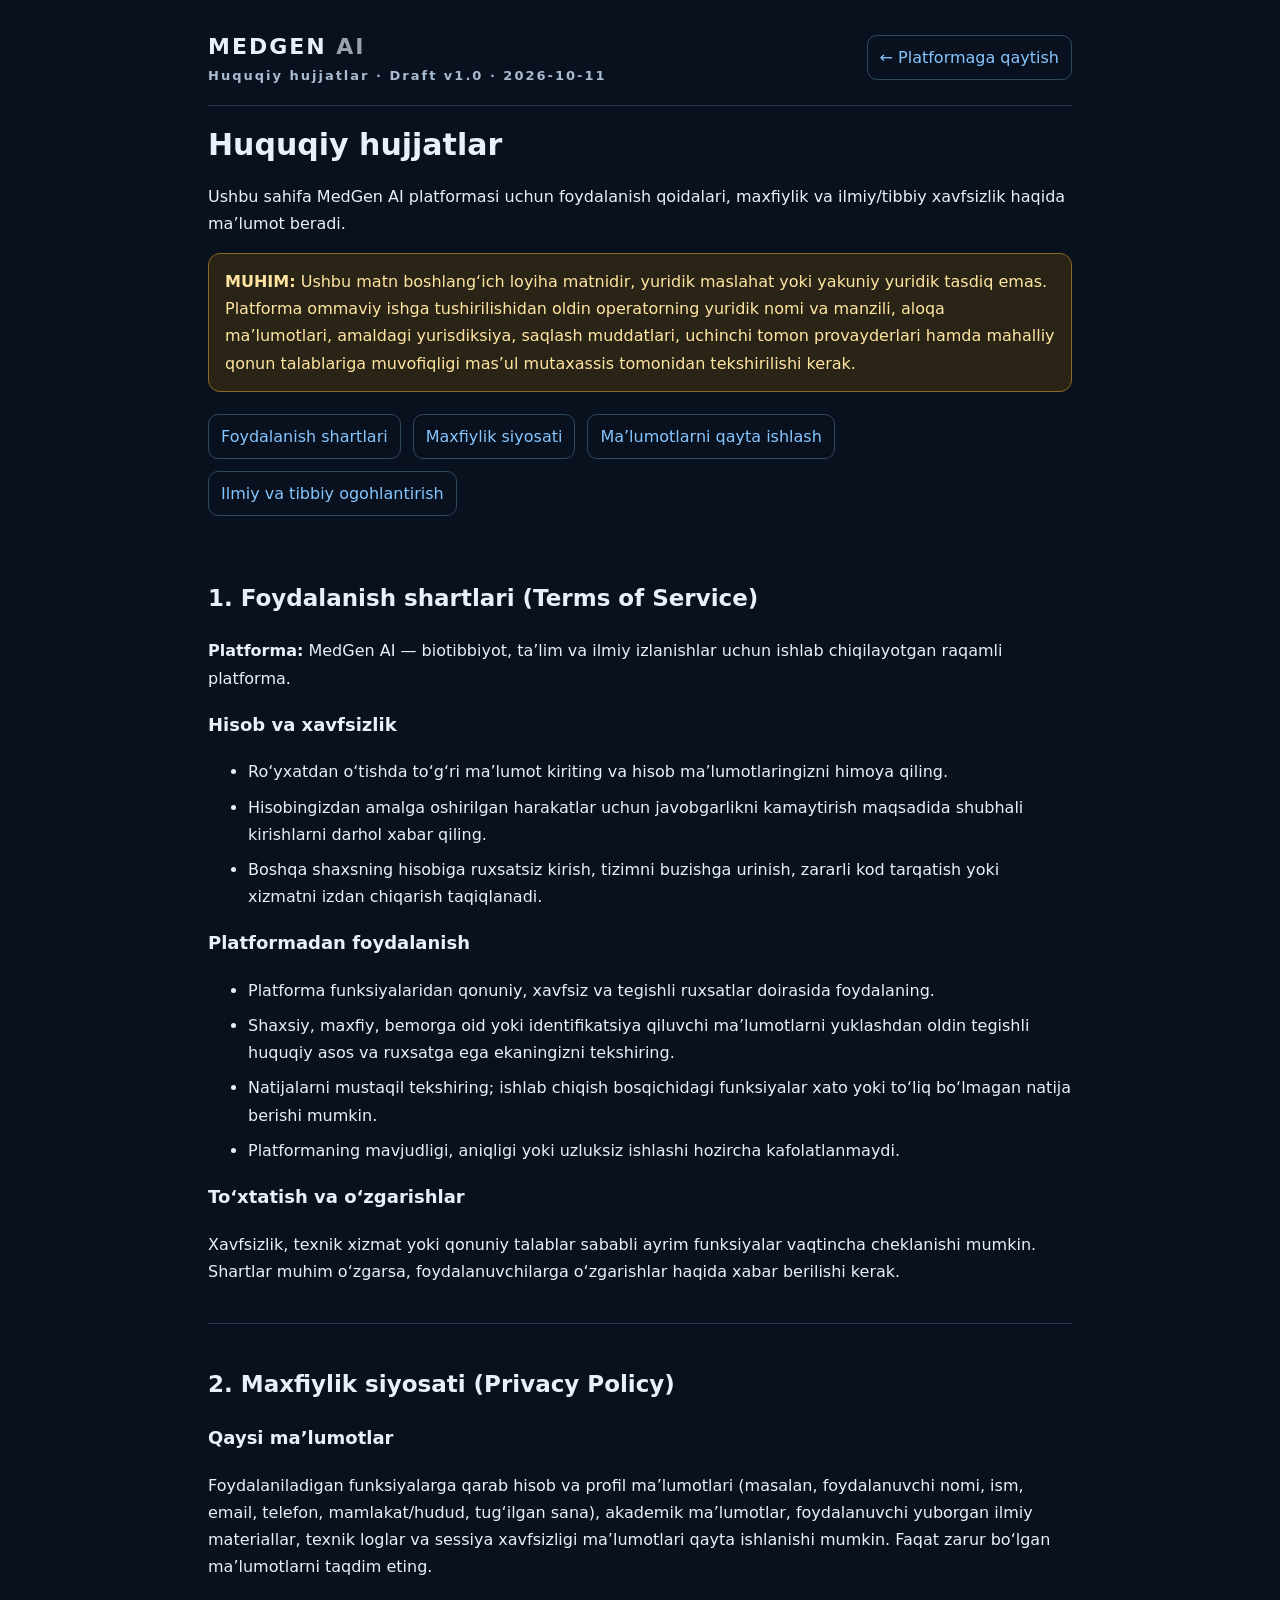
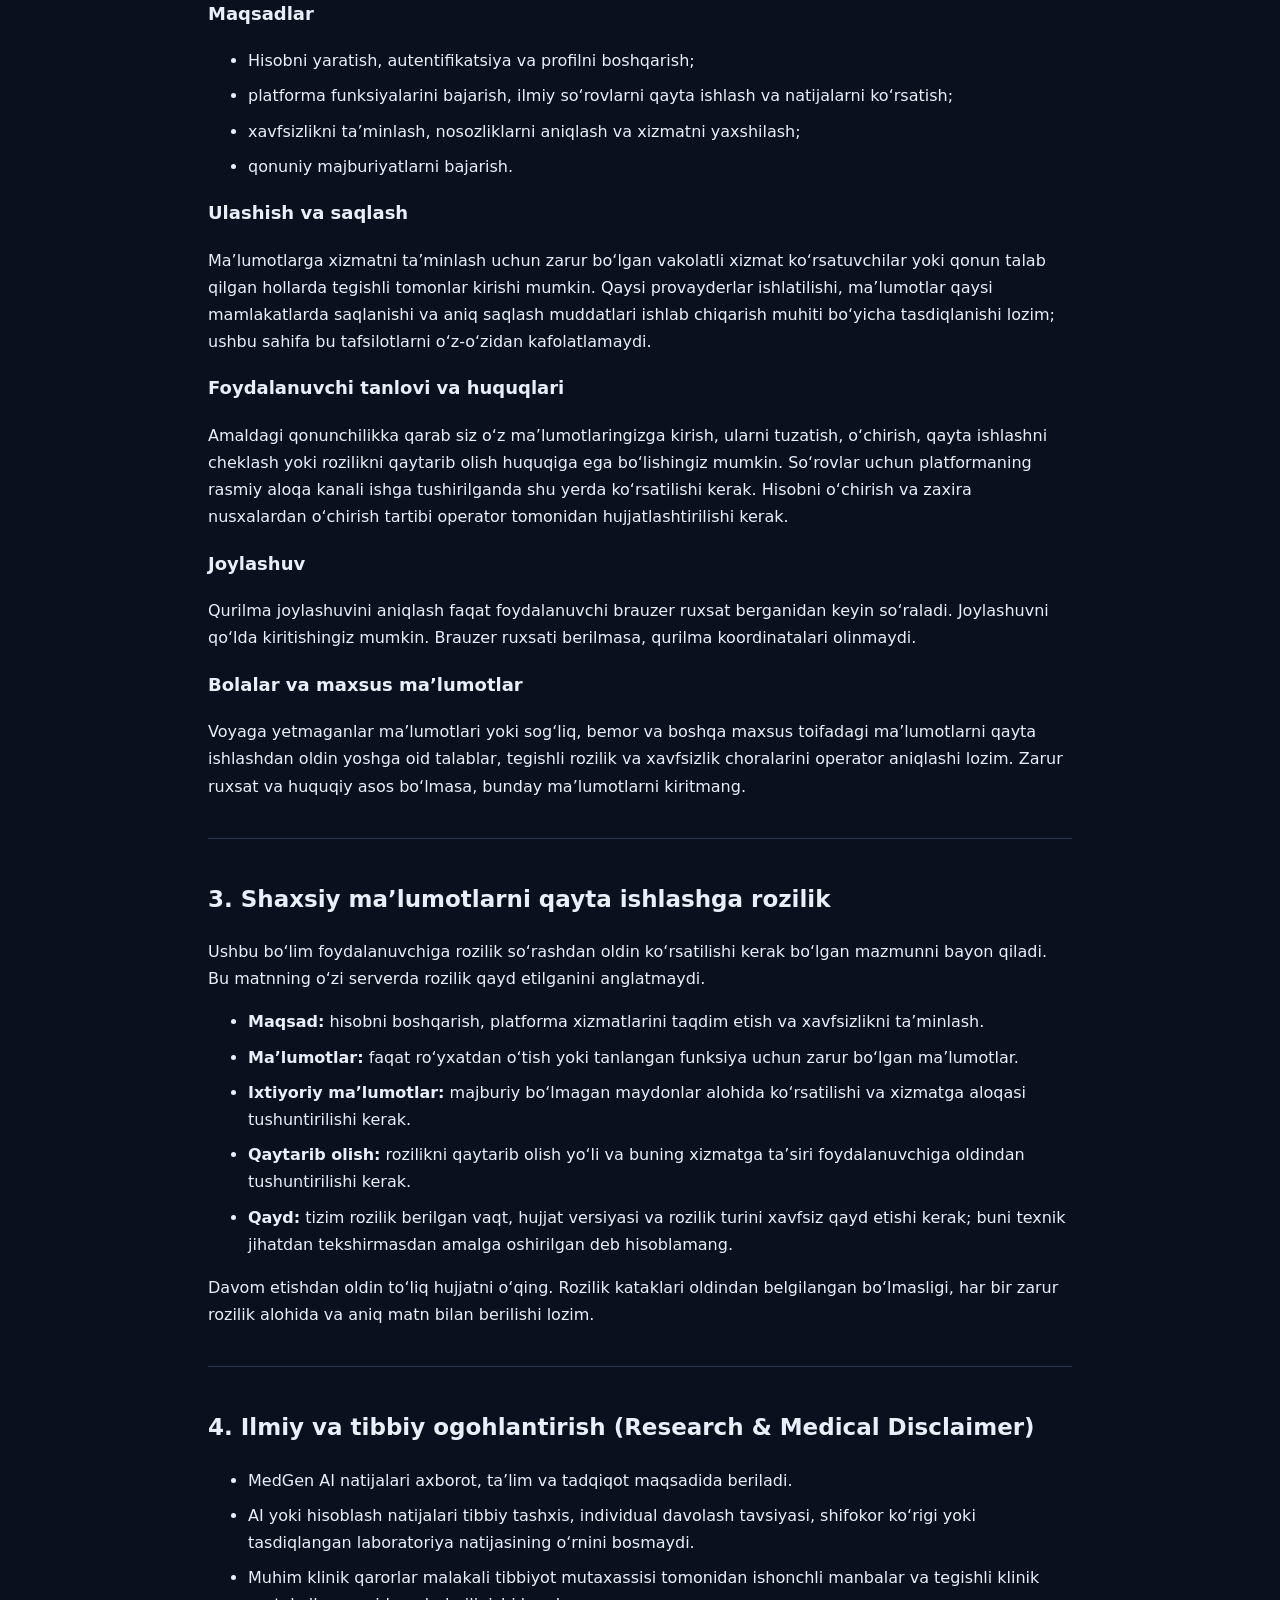
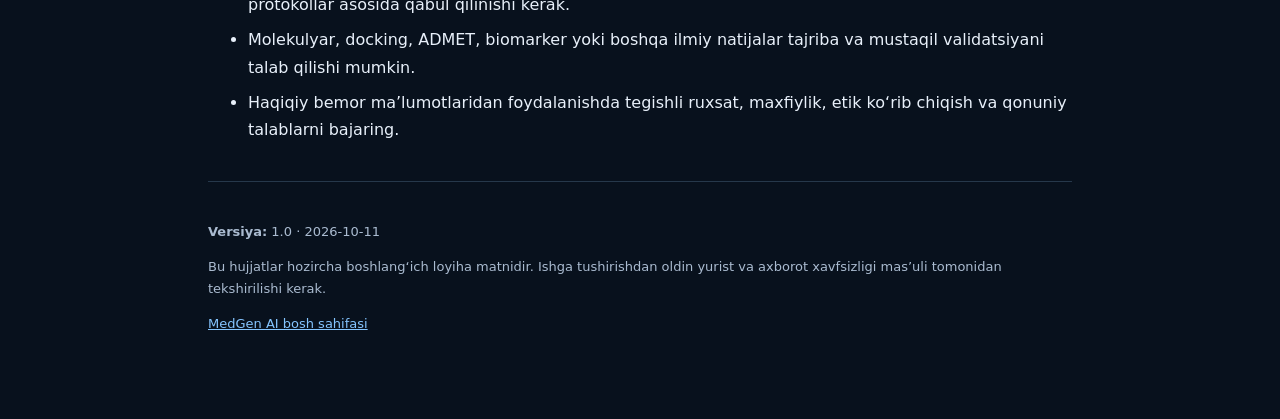
<file: legal.html>
<!doctype html>
<html lang="uz">
<head>
<meta charset="utf-8">
<meta name="viewport" content="width=device-width,initial-scale=1">
<meta http-equiv="Content-Security-Policy" content="default-src 'self'; style-src 'self' 'unsafe-inline'; img-src 'self' data:; base-uri 'self'; frame-ancestors 'none'">
<title>MedGen AI — Huquqiy hujjatlar</title>
<style>
:root{color-scheme:dark}*{box-sizing:border-box}body{margin:0;background:#08111d;color:#e8f0fa;font:16px/1.7 system-ui,-apple-system,Segoe UI,sans-serif}.wrap{max-width:900px;margin:auto;padding:28px 18px 70px}.top{display:flex;gap:12px;align-items:center;justify-content:space-between;flex-wrap:wrap;border-bottom:1px solid #26384b;padding-bottom:18px}.brand{font-weight:800;letter-spacing:2px;font-size:22px}.brand span{opacity:.65}a{color:#85c5ff}.nav{display:flex;gap:12px;flex-wrap:wrap;margin:22px 0}.nav a,.back{border:1px solid #32485f;border-radius:10px;padding:8px 12px;text-decoration:none}.notice{padding:14px 16px;border:1px solid #8a6a28;background:#2a2417;border-radius:12px;color:#ffe5a0}section{padding:22px 0;border-bottom:1px solid #26384b;scroll-margin-top:18px}h1{font-size:30px;line-height:1.2}h2{font-size:23px}h3{font-size:18px}small,.muted{color:#aabbd0}.stamp{font-size:13px;color:#aabbd0}footer{padding-top:26px;color:#aabbd0;font-size:13px}li{margin:8px 0}
</style>
</head>
<body><main class="wrap">
<header class="top"><div class="brand">MEDGEN <span>AI</span><div class="stamp">Huquqiy hujjatlar · Draft v1.0 · 2026-10-11</div></div><a class="back" href="/">← Platformaga qaytish</a></header>
<h1>Huquqiy hujjatlar</h1>
<p>Ushbu sahifa MedGen AI platformasi uchun foydalanish qoidalari, maxfiylik va ilmiy/tibbiy xavfsizlik haqida ma’lumot beradi.</p>
<div class="notice"><strong>MUHIM:</strong> Ushbu matn boshlang‘ich loyiha matnidir, yuridik maslahat yoki yakuniy yuridik tasdiq emas. Platforma ommaviy ishga tushirilishidan oldin operatorning yuridik nomi va manzili, aloqa ma’lumotlari, amaldagi yurisdiksiya, saqlash muddatlari, uchinchi tomon provayderlari hamda mahalliy qonun talablariga muvofiqligi mas’ul mutaxassis tomonidan tekshirilishi kerak.</div>
<nav class="nav" aria-label="Hujjatlar"><a href="#terms">Foydalanish shartlari</a><a href="#privacy">Maxfiylik siyosati</a><a href="#data">Ma’lumotlarni qayta ishlash</a><a href="#medical">Ilmiy va tibbiy ogohlantirish</a></nav>
<section id="terms"><h2>1. Foydalanish shartlari (Terms of Service)</h2>
<p><strong>Platforma:</strong> MedGen AI — biotibbiyot, ta’lim va ilmiy izlanishlar uchun ishlab chiqilayotgan raqamli platforma.</p>
<h3>Hisob va xavfsizlik</h3><ul><li>Ro‘yxatdan o‘tishda to‘g‘ri ma’lumot kiriting va hisob ma’lumotlaringizni himoya qiling.</li><li>Hisobingizdan amalga oshirilgan harakatlar uchun javobgarlikni kamaytirish maqsadida shubhali kirishlarni darhol xabar qiling.</li><li>Boshqa shaxsning hisobiga ruxsatsiz kirish, tizimni buzishga urinish, zararli kod tarqatish yoki xizmatni izdan chiqarish taqiqlanadi.</li></ul>
<h3>Platformadan foydalanish</h3><ul><li>Platforma funksiyalaridan qonuniy, xavfsiz va tegishli ruxsatlar doirasida foydalaning.</li><li>Shaxsiy, maxfiy, bemorga oid yoki identifikatsiya qiluvchi ma’lumotlarni yuklashdan oldin tegishli huquqiy asos va ruxsatga ega ekaningizni tekshiring.</li><li>Natijalarni mustaqil tekshiring; ishlab chiqish bosqichidagi funksiyalar xato yoki to‘liq bo‘lmagan natija berishi mumkin.</li><li>Platformaning mavjudligi, aniqligi yoki uzluksiz ishlashi hozircha kafolatlanmaydi.</li></ul>
<h3>To‘xtatish va o‘zgarishlar</h3><p>Xavfsizlik, texnik xizmat yoki qonuniy talablar sababli ayrim funksiyalar vaqtincha cheklanishi mumkin. Shartlar muhim o‘zgarsa, foydalanuvchilarga o‘zgarishlar haqida xabar berilishi kerak.</p></section>
<section id="privacy"><h2>2. Maxfiylik siyosati (Privacy Policy)</h2>
<h3>Qaysi ma’lumotlar</h3><p>Foydalaniladigan funksiyalarga qarab hisob va profil ma’lumotlari (masalan, foydalanuvchi nomi, ism, email, telefon, mamlakat/hudud, tug‘ilgan sana), akademik ma’lumotlar, foydalanuvchi yuborgan ilmiy materiallar, texnik loglar va sessiya xavfsizligi ma’lumotlari qayta ishlanishi mumkin. Faqat zarur bo‘lgan ma’lumotlarni taqdim eting.</p>
<h3>Maqsadlar</h3><ul><li>Hisobni yaratish, autentifikatsiya va profilni boshqarish;</li><li>platforma funksiyalarini bajarish, ilmiy so‘rovlarni qayta ishlash va natijalarni ko‘rsatish;</li><li>xavfsizlikni ta’minlash, nosozliklarni aniqlash va xizmatni yaxshilash;</li><li>qonuniy majburiyatlarni bajarish.</li></ul>
<h3>Ulashish va saqlash</h3><p>Ma’lumotlarga xizmatni ta’minlash uchun zarur bo‘lgan vakolatli xizmat ko‘rsatuvchilar yoki qonun talab qilgan hollarda tegishli tomonlar kirishi mumkin. Qaysi provayderlar ishlatilishi, ma’lumotlar qaysi mamlakatlarda saqlanishi va aniq saqlash muddatlari ishlab chiqarish muhiti bo‘yicha tasdiqlanishi lozim; ushbu sahifa bu tafsilotlarni o‘z-o‘zidan kafolatlamaydi.</p>
<h3>Foydalanuvchi tanlovi va huquqlari</h3><p>Amaldagi qonunchilikka qarab siz o‘z ma’lumotlaringizga kirish, ularni tuzatish, o‘chirish, qayta ishlashni cheklash yoki rozilikni qaytarib olish huquqiga ega bo‘lishingiz mumkin. So‘rovlar uchun platformaning rasmiy aloqa kanali ishga tushirilganda shu yerda ko‘rsatilishi kerak. Hisobni o‘chirish va zaxira nusxalardan o‘chirish tartibi operator tomonidan hujjatlashtirilishi kerak.</p>
<h3>Joylashuv</h3><p>Qurilma joylashuvini aniqlash faqat foydalanuvchi brauzer ruxsat berganidan keyin so‘raladi. Joylashuvni qo‘lda kiritishingiz mumkin. Brauzer ruxsati berilmasa, qurilma koordinatalari olinmaydi.</p>
<h3>Bolalar va maxsus ma’lumotlar</h3><p>Voyaga yetmaganlar ma’lumotlari yoki sog‘liq, bemor va boshqa maxsus toifadagi ma’lumotlarni qayta ishlashdan oldin yoshga oid talablar, tegishli rozilik va xavfsizlik choralarini operator aniqlashi lozim. Zarur ruxsat va huquqiy asos bo‘lmasa, bunday ma’lumotlarni kiritmang.</p></section>
<section id="data"><h2>3. Shaxsiy ma’lumotlarni qayta ishlashga rozilik</h2>
<p>Ushbu bo‘lim foydalanuvchiga rozilik so‘rashdan oldin ko‘rsatilishi kerak bo‘lgan mazmunni bayon qiladi. Bu matnning o‘zi serverda rozilik qayd etilganini anglatmaydi.</p>
<ul><li><strong>Maqsad:</strong> hisobni boshqarish, platforma xizmatlarini taqdim etish va xavfsizlikni ta’minlash.</li><li><strong>Ma’lumotlar:</strong> faqat ro‘yxatdan o‘tish yoki tanlangan funksiya uchun zarur bo‘lgan ma’lumotlar.</li><li><strong>Ixtiyoriy ma’lumotlar:</strong> majburiy bo‘lmagan maydonlar alohida ko‘rsatilishi va xizmatga aloqasi tushuntirilishi kerak.</li><li><strong>Qaytarib olish:</strong> rozilikni qaytarib olish yo‘li va buning xizmatga ta’siri foydalanuvchiga oldindan tushuntirilishi kerak.</li><li><strong>Qayd:</strong> tizim rozilik berilgan vaqt, hujjat versiyasi va rozilik turini xavfsiz qayd etishi kerak; buni texnik jihatdan tekshirmasdan amalga oshirilgan deb hisoblamang.</li></ul>
<p>Davom etishdan oldin to‘liq hujjatni o‘qing. Rozilik kataklari oldindan belgilangan bo‘lmasligi, har bir zarur rozilik alohida va aniq matn bilan berilishi lozim.</p></section>
<section id="medical"><h2>4. Ilmiy va tibbiy ogohlantirish (Research & Medical Disclaimer)</h2>
<ul><li>MedGen AI natijalari axborot, ta’lim va tadqiqot maqsadida beriladi.</li><li>AI yoki hisoblash natijalari tibbiy tashxis, individual davolash tavsiyasi, shifokor ko‘rigi yoki tasdiqlangan laboratoriya natijasining o‘rnini bosmaydi.</li><li>Muhim klinik qarorlar malakali tibbiyot mutaxassisi tomonidan ishonchli manbalar va tegishli klinik protokollar asosida qabul qilinishi kerak.</li><li>Molekulyar, docking, ADMET, biomarker yoki boshqa ilmiy natijalar tajriba va mustaqil validatsiyani talab qilishi mumkin.</li><li>Haqiqiy bemor ma’lumotlaridan foydalanishda tegishli ruxsat, maxfiylik, etik ko‘rib chiqish va qonuniy talablarni bajaring.</li></ul></section>
<footer><p><strong>Versiya:</strong> 1.0 · 2026-10-11</p><p>Bu hujjatlar hozircha boshlang‘ich loyiha matnidir. Ishga tushirishdan oldin yurist va axborot xavfsizligi mas’uli tomonidan tekshirilishi kerak.</p><p><a href="/">MedGen AI bosh sahifasi</a></p></footer>
</main></body></html>
</file>
<file: styles.css>
:root{font-family:Inter,system-ui,-apple-system,Segoe UI,sans-serif;color:#eaf2ff;background:#07111f;--panel:#0d1b2d;--line:#20334d;--accent:#46d7b0;--muted:#91a4bd}*{box-sizing:border-box}body{margin:0;min-height:100vh;background:radial-gradient(circle at 15% 10%,#123253 0,#07111f 38%,#050b14 100%)}button,input{font:inherit}.hidden{display:none!important}.screen{min-height:100vh;display:grid;place-items:center;padding:24px}.login-card{width:min(440px,100%);background:rgba(13,27,45,.96);border:1px solid var(--line);border-radius:24px;padding:34px;box-shadow:0 24px 80px #0008}.brand{font-weight:900;letter-spacing:.08em;font-size:22px}.brand span{color:var(--accent)}.eyebrow{font-size:11px;letter-spacing:.16em;color:var(--accent);font-weight:800;margin:8px 0}.muted{color:var(--muted);line-height:1.55}.login-card h1{font-size:34px;margin:18px 0 6px}form{margin-top:26px}label{display:block;font-size:13px;font-weight:700;margin:14px 0}input{display:block;width:100%;margin-top:8px;padding:13px 14px;border-radius:12px;border:1px solid var(--line);background:#081525;color:#fff;outline:none}input:focus{border-color:var(--accent)}button{border:0;cursor:pointer}.primary{width:100%;padding:14px;border-radius:12px;background:var(--accent);color:#061018;font-weight:900;margin-top:10px}.status{min-height:22px;margin-top:14px;color:#ff9e9e;font-size:13px}.topbar{height:72px;border-bottom:1px solid var(--line);background:#07111fee;backdrop-filter:blur(12px);display:flex;align-items:center;justify-content:space-between;padding:0 28px;position:sticky;top:0;z-index:3}.top-actions{display:flex;align-items:center;gap:12px}.badge,.health{border:1px solid #28516b;background:#0b2030;color:#8eeed2;border-radius:999px;padding:7px 11px;font-size:11px;font-weight:800}.ghost{background:transparent;color:#b9c9dc;border:1px solid var(--line);padding:8px 12px;border-radius:10px}.container{max-width:1180px;margin:auto;padding:42px 24px}.hero{display:flex;justify-content:space-between;gap:24px;align-items:flex-end;margin-bottom:28px}.hero h1{font-size:42px;margin:5px 0 8px}.grid{display:grid;grid-template-columns:repeat(4,1fr);gap:14px}.module{min-height:150px;text-align:left;background:linear-gradient(145deg,#0e2136,#0a1727);border:1px solid var(--line);border-radius:18px;padding:20px;color:#eaf2ff;transition:.15s}.module:hover{transform:translateY(-2px);border-color:#3b6a7a}.module b{display:block;font-size:28px;margin-bottom:18px}.module strong{display:block;font-size:16px}.module span{display:block;color:var(--muted);font-size:12px;margin-top:7px;line-height:1.4}.panel{margin-top:18px;padding:24px;border:1px solid var(--line);border-radius:18px;background:rgba(13,27,45,.72);display:flex;justify-content:space-between;gap:24px}.system-list{display:grid;gap:10px;color:#b9c9dc;font-size:13px;align-content:center}@media(max-width:850px){.grid{grid-template-columns:repeat(2,1fr)}.hero,.panel{flex-direction:column}.hero h1{font-size:32px}}@media(max-width:520px){.grid{grid-template-columns:1fr}.topbar{padding:0 16px}.container{padding:28px 16px}.login-card{padding:25px}}

.workspace-head{display:flex;justify-content:space-between;align-items:flex-start;gap:20px;border-bottom:1px solid var(--line);padding-bottom:16px;margin-bottom:18px}
.tool input{max-width:620px}.small{width:auto;padding:11px 18px}.result{margin-top:16px;white-space:pre-wrap;overflow:auto;max-height:430px;background:#06101d;border:1px solid var(--line);border-radius:12px;padding:16px;color:#cce6ff;font-size:12px}

textarea{width:100%;min-height:120px;box-sizing:border-box;padding:14px;border-radius:12px;border:1px solid var(--line);background:#06101d;color:inherit;margin:10px 0;font:inherit}select{padding:12px;border-radius:10px;background:#06101d;color:inherit;border:1px solid var(--line);margin-right:8px}
.private-tag{font-size:11px;letter-spacing:.12em;padding:6px 9px;border:1px solid var(--line);border-radius:999px;opacity:.85}
@media(max-width:700px){.private-tag{display:none}}

/* Medical Academy */
.student-hero{display:flex;justify-content:space-between;gap:20px;align-items:center;padding:18px;border:1px solid var(--line);border-radius:16px;background:linear-gradient(135deg,#102942,#0b1727)}.student-progress{text-align:center;border:1px solid var(--line);border-radius:16px;padding:10px 16px}.student-progress b{display:block;font-size:28px;color:var(--accent)}.student-progress span{font-size:11px;color:var(--muted)}.student-tabs{display:flex;gap:8px;flex-wrap:wrap;margin:18px 0}.student-tab{padding:10px 13px;border-radius:10px;background:#091827;color:#b9c9dc;border:1px solid var(--line)}.student-tab.active{border-color:var(--accent);color:#fff}.student-case-grid{display:grid;grid-template-columns:280px 1fr;gap:16px}.student-case-list{display:grid;gap:8px;align-content:start}.student-case{padding:14px;text-align:left;background:#091827;color:#eaf2ff;border:1px solid var(--line);border-radius:12px}.student-case small{display:block;color:var(--muted);margin-top:5px}.student-case-main{border:1px solid var(--line);border-radius:14px;padding:18px;background:#091827}.patient-card{display:flex;gap:12px;align-items:center}.patient-avatar{font-size:34px}.vitals{margin:15px 0;padding:12px;border-radius:10px;background:#0d2335;color:#9eeed7}.finding-list{display:flex;gap:7px;flex-wrap:wrap}.finding-list span{padding:6px 9px;border:1px solid var(--line);border-radius:999px;font-size:12px}.question-card{margin-top:18px;padding:16px;border:1px solid var(--line);border-radius:12px}.option-list{display:grid;gap:8px}.option-btn{text-align:left;padding:11px;border-radius:10px;background:#071524;color:#dce8f6;border:1px solid var(--line)}.option-btn:disabled{opacity:.65}.layer-grid{display:grid;grid-template-columns:repeat(3,1fr);gap:10px}.layer-card{padding:14px;text-align:left;background:#091827;color:#eaf2ff;border:1px solid var(--line);border-radius:12px}.layer-card b{display:block;color:var(--accent);font-size:12px}.layer-card strong{display:block;margin:6px 0}.layer-card span{display:block;color:var(--muted);font-size:12px;line-height:1.4}@media(max-width:750px){.student-case-grid{grid-template-columns:1fr}.layer-grid{grid-template-columns:1fr 1fr}.student-hero{align-items:flex-start}}@media(max-width:500px){.layer-grid{grid-template-columns:1fr}}

/* Role architecture */
.role-registration-block{margin:18px 0;padding:16px;border:1px solid var(--line);border-radius:16px;background:#091827}.role-title{font-weight:900;font-size:15px}.role-subtitle{font-size:12px;color:var(--muted);margin:5px 0 12px}.role-grid{display:grid;grid-template-columns:repeat(2,1fr);gap:8px}.role-choice{display:flex;flex-direction:column;gap:4px;text-align:left;padding:12px;border:1px solid var(--line);border-radius:12px;background:#071524;color:#eaf2ff}.role-choice span{font-size:10px;color:var(--muted)}.role-choice.selected{border-color:var(--accent);box-shadow:0 0 0 1px var(--accent) inset}.role-status{font-size:11px;color:#8eeed2;margin-top:10px}.role-dashboard{margin-bottom:20px;padding:20px;border:1px solid var(--line);border-radius:18px;background:linear-gradient(135deg,#102942,#091827)}.role-dashboard-head{display:flex;justify-content:space-between;gap:20px;align-items:flex-start}.role-dashboard-head h2{margin:5px 0}.role-dashboard-badge{border:1px solid var(--accent);color:var(--accent);padding:7px 10px;border-radius:999px;font-size:10px;font-weight:900}.role-quick-grid{display:grid;grid-template-columns:repeat(4,1fr);gap:10px;margin-top:16px}.role-quick{text-align:left;padding:13px;background:#071524;color:#eaf2ff;border:1px solid var(--line);border-radius:12px}.role-quick b{display:block}.role-quick span{font-size:11px;color:var(--muted)}.role-note{margin-top:12px;font-size:11px;color:var(--muted)}.role-hidden{display:none!important}@media(max-width:800px){.role-quick-grid{grid-template-columns:repeat(2,1fr)}}@media(max-width:500px){.role-grid,.role-quick-grid{grid-template-columns:1fr}}


/* Course-based Medical Academy */
.course-selector{display:flex;justify-content:space-between;gap:18px;align-items:flex-start;padding:18px;margin:18px 0 10px;border:1px solid var(--line);border-radius:16px;background:linear-gradient(135deg,#102942,#091827)}
.course-selector h3{margin:4px 0 6px}
.course-select-label{min-width:150px;color:var(--muted);font-size:12px;font-weight:800}
.course-select-label select{display:block;width:100%;margin:7px 0 0}
.course-chips{display:flex;flex-wrap:wrap;gap:7px;margin:10px 0 16px}
.course-chip{padding:7px 10px;border:1px solid var(--line);border-radius:999px;background:#071524;color:#cfe0ef;font-size:12px}
.course-note{padding:13px 15px;margin-bottom:14px;border:1px solid rgba(70,215,176,.25);border-radius:12px;background:#0b2030;color:#b9c9dc;line-height:1.5}
.course-lock{display:grid;gap:7px;padding:22px;border:1px dashed var(--line);border-radius:14px;background:#071524;color:#dce8f6}
.course-lock span{color:var(--muted);line-height:1.5;font-size:13px}
@media(max-width:650px){.course-selector{flex-direction:column}.course-select-label{width:100%}}


.course-question{padding:15px;margin:0 0 12px;border:1px solid var(--line);border-radius:14px;background:#081725}
.course-question h3{margin:0 0 12px;font-size:16px;line-height:1.45}
#studentCourseProgress{margin-top:10px}
#studentNextCourse{margin-top:8px}
#studentNextCourse:disabled{opacity:.55;cursor:not-allowed}


/* PHASE 1 ACADEMY */
#phase1AcademyPanel{margin-top:18px}
#phase1AcademyPanel .card{padding:18px;margin:12px 0;border:1px solid rgba(255,255,255,.08);border-radius:14px}
.p1-grid{display:grid;grid-template-columns:repeat(auto-fit,minmax(190px,1fr));gap:12px;margin:12px 0}
.p1-grid label{display:flex;flex-direction:column;gap:6px;font-weight:600}
.p1-subject{display:flex;justify-content:space-between;gap:14px;align-items:center;padding:14px 0;border-bottom:1px solid rgba(255,255,255,.08)}
.p1-subject small{display:block;opacity:.7;margin-top:4px}
.p1-actions{display:flex;gap:6px;flex-wrap:wrap;justify-content:flex-end}
.p1-question{padding:16px 0;border-bottom:1px solid rgba(255,255,255,.08)}
.p1-option{display:block;padding:7px 0;font-weight:400}
@media(max-width:700px){.p1-subject{flex-direction:column;align-items:stretch}.p1-actions{justify-content:flex-start}}


/* =========================================================
   PHASE 1 UX — ONE DASHBOARD, DRAWER NAVIGATION
========================================================= */
#roleDashboard:not(.hidden){display:block!important}
.education-preference-panel{padding:16px 20px!important;margin:16px 0!important}
.education-preference-panel .workspace-head{align-items:center}
.education-preference-panel .workspace-head h2{font-size:20px;margin:2px 0}
.education-preference-panel .workspace-head .muted{display:none}
.education-preference-panel .grid{grid-template-columns:repeat(4,minmax(0,1fr));gap:10px!important}
.education-preference-panel label strong{font-size:12px}
.education-preference-panel select{min-height:40px}
.education-preference-panel #saveEducationPreference{margin-top:10px}
#systemPanel{display:none!important}

.menu-button{display:inline-flex!important;align-items:center;gap:6px}
.nav-backdrop{position:fixed;inset:0;background:rgba(0,0,0,.5);z-index:110000}
.nav-backdrop.hidden{display:none}
.nav-drawer{position:fixed;top:0;left:0;bottom:0;width:min(360px,88vw);z-index:110001;background:#081422;border-right:1px solid rgba(255,255,255,.12);box-shadow:20px 0 60px rgba(0,0,0,.35);padding:18px;overflow:auto}
.nav-drawer.hidden{display:none}
.nav-drawer-head{display:flex;justify-content:space-between;align-items:center;padding-bottom:16px;border-bottom:1px solid rgba(255,255,255,.1)}
.nav-drawer-head b{display:block;font-size:20px}
.nav-drawer-head small{opacity:.6}
.nav-section-title{font-size:11px;letter-spacing:1.5px;opacity:.55;margin:20px 4px 8px}
.nav-modules{display:grid;gap:7px}
.nav-item{width:100%;display:flex;align-items:center;gap:10px;text-align:left;padding:11px 12px;border-radius:10px;border:1px solid rgba(255,255,255,.08);background:rgba(255,255,255,.035);color:inherit;cursor:pointer}
.nav-item:hover{background:rgba(255,255,255,.08)}
.nav-item span{font-size:18px;width:24px;text-align:center}
.nav-item b{font-size:13px}
.academic-profile-section{margin:20px 0 6px;padding:4px 0}
.academic-profile-section hr{border:0;border-top:1px solid rgba(255,255,255,.1);margin-bottom:20px}
.academic-profile-section h3{margin:5px 0 14px}
.academic-grid{display:grid;grid-template-columns:repeat(2,minmax(0,1fr));gap:10px}
.academic-grid label{margin:0!important}
@media(max-width:800px){
  .education-preference-panel .grid{grid-template-columns:repeat(2,minmax(0,1fr))}
}
@media(max-width:520px){
  .education-preference-panel{padding:12px!important}
  .education-preference-panel .grid{grid-template-columns:1fr 1fr}
  .academic-grid{grid-template-columns:1fr}
  .menu-button{padding:8px 9px}
}


/* PHASE 1 ROLE-FIRST HOME */
.role-module-catalog-hidden{display:none!important}
.role-education-hidden{display:none!important}
.role-system-hidden{display:none!important}
#roleDashboard{margin-top:0}
#roleDashboard .role-dashboard-head{padding:8px 0}
.role-stat-grid{display:grid;grid-template-columns:repeat(4,minmax(0,1fr));gap:10px;margin:16px 0}
.role-stat{padding:16px;border:1px solid var(--line);border-radius:14px;background:#091827}
.role-stat strong{display:block;font-size:25px;color:var(--accent)}
.role-stat span{font-size:12px;color:var(--muted)}
.role-user-groups{display:grid;grid-template-columns:repeat(3,minmax(0,1fr));gap:10px;margin-top:12px}
.role-group{padding:14px;border:1px solid var(--line);border-radius:12px;background:#091827}
.role-group b{display:block;font-size:14px}
.role-group span{font-size:12px;color:var(--muted)}
.profile-auto-note{font-size:11px;color:var(--muted);margin-top:5px}
@media(max-width:800px){.role-stat-grid{grid-template-columns:repeat(2,1fr)}.role-user-groups{grid-template-columns:repeat(2,1fr)}}
@media(max-width:520px){.role-stat-grid,.role-user-groups{grid-template-columns:1fr 1fr}.role-stat strong{font-size:21px}}


/* =========================================================
   PHASE 1 — PERSONAL HOME + ROLE DIRECTORY
========================================================= */
#moduleDirectory{display:none!important}
#educationPreferencePanel{display:none!important}
#userDirectoryDashboard.hidden{display:none!important}
#userDirectoryDashboard{margin-top:18px}
.dashboard-section-head{display:flex;justify-content:space-between;align-items:flex-start;gap:14px;margin-bottom:16px}
.user-directory-cards{display:grid;grid-template-columns:repeat(4,minmax(0,1fr));gap:12px}
.personal-stat-card,.role-summary-main{border:1px solid rgba(255,255,255,.09);background:rgba(255,255,255,.035);border-radius:14px;padding:16px;min-height:112px;display:flex;flex-direction:column;justify-content:center}
.personal-stat-card .stat-icon{font-size:24px}
.personal-stat-card strong,.role-summary-main strong{font-size:28px;margin-top:4px}
.personal-stat-card small,.role-summary-main small{opacity:.68}
.role-summary-main{grid-column:1/-1;align-items:center;text-align:center;min-height:150px}
.role-summary-main>span{font-size:32px}
.role-user-list{grid-column:1/-1;display:grid;gap:8px}
.role-user-row{display:grid;grid-template-columns:1.2fr 1fr 1.4fr;gap:10px;text-align:left;padding:12px;border-radius:10px;border:1px solid rgba(255,255,255,.08);background:rgba(255,255,255,.025);color:inherit;cursor:pointer}
.role-user-row span,.role-user-row small{opacity:.7}
.user-directory-detail{margin-top:14px;padding:16px;border-radius:14px;border:1px solid rgba(255,255,255,.1);background:rgba(255,255,255,.035)}
.user-detail-grid{display:grid;grid-template-columns:repeat(4,minmax(0,1fr));gap:10px}
.user-detail-grid span{display:flex;flex-direction:column;gap:4px;padding:10px;border-radius:10px;background:rgba(255,255,255,.03)}
.user-detail-grid strong{font-weight:700}
#roleQuickGrid{display:grid!important;grid-template-columns:repeat(4,minmax(0,1fr));gap:10px}
@media(max-width:900px){
  .user-directory-cards{grid-template-columns:repeat(2,minmax(0,1fr))}
  #roleQuickGrid{grid-template-columns:repeat(2,minmax(0,1fr))}
  .user-detail-grid{grid-template-columns:repeat(2,minmax(0,1fr))}
}
@media(max-width:600px){
  .dashboard-section-head{flex-direction:column}
  .user-directory-cards{grid-template-columns:1fr}
  #roleQuickGrid{grid-template-columns:1fr 1fr}
  .role-user-row{grid-template-columns:1fr}
  .user-detail-grid{grid-template-columns:1fr}
}


/* FINAL SINGLE-VIEW ARCHITECTURE */
#adminDashboard.hidden{display:none!important}
.admin-dashboard-section{margin-top:18px;padding:20px;border:1px solid var(--line);border-radius:18px;background:rgba(13,27,45,.72)}
.security-center{margin-top:18px;padding:20px;border:1px solid var(--line);border-radius:18px;background:rgba(13,27,45,.72)}
.security-grid{display:grid;grid-template-columns:repeat(3,minmax(0,1fr));gap:12px;margin-top:14px}
.security-card{padding:15px;border:1px solid rgba(255,255,255,.1);border-radius:14px;background:rgba(255,255,255,.035)}
.security-card strong{display:block;margin:5px 0}
.security-card small{display:block;color:var(--muted);line-height:1.45}
.location-grid{display:grid;grid-template-columns:repeat(2,minmax(0,1fr));gap:10px}
.location-grid label{margin:0}
.profile-section-title{margin:20px 0 8px;padding-top:16px;border-top:1px solid rgba(255,255,255,.1)}
.profile-auto-note{font-size:11px;color:var(--muted);line-height:1.45;margin-top:6px}
@media(max-width:800px){.security-grid{grid-template-columns:1fr 1fr}}
@media(max-width:520px){.security-grid,.location-grid{grid-template-columns:1fr}}

/* DASHBOARD VISIBILITY SAFETY */
#dashboardView:not(.hidden){display:block!important;visibility:visible!important;opacity:1!important;min-height:100vh!important}
#dashboardView:not(.hidden) .topbar{display:flex!important;visibility:visible!important;opacity:1!important}
#dashboardView:not(.hidden) .topbar .brand,
#dashboardView:not(.hidden) .topbar .top-actions{display:flex!important;visibility:visible!important;opacity:1!important}
#dashboardView:not(.hidden) .container{display:block!important;visibility:visible!important;opacity:1!important}
#dashboardView:not(.hidden) .hero{display:flex!important;visibility:visible!important;opacity:1!important}
#dashboardView:not(.hidden) #roleDashboard:not(.hidden){display:block!important;visibility:visible!important;opacity:1!important}

/* FINAL MEDGEN AI DASHBOARD — single clean role workspace */
.final-hide-hero{display:none!important}.final-home{margin:0 0 28px}.final-welcome{display:flex;justify-content:space-between;gap:20px;align-items:center;padding:28px;border:1px solid rgba(255,255,255,.12);border-radius:22px;background:linear-gradient(145deg,rgba(25,45,70,.72),rgba(8,18,30,.92));box-shadow:0 18px 60px rgba(0,0,0,.2)}.final-kicker{font-size:11px;letter-spacing:1.8px;opacity:.62}.final-welcome h1{margin:8px 0;font-size:30px}.final-welcome p{margin:0;color:rgba(255,255,255,.68)}.final-role{padding:8px 12px;border:1px solid rgba(255,255,255,.15);border-radius:999px;font-size:11px}.final-grid{display:grid;grid-template-columns:repeat(auto-fit,minmax(190px,1fr));gap:14px;margin-top:16px}.final-module,.final-service{min-height:125px;text-align:left;border:1px solid rgba(255,255,255,.1);border-radius:18px;padding:18px;background:rgba(255,255,255,.045);color:inherit;cursor:pointer;transition:.18s}.final-module:hover,.final-service:hover{transform:translateY(-2px);border-color:rgba(255,255,255,.28);background:rgba(255,255,255,.075)}.final-module span,.final-service{font-size:22px}.final-module b,.final-module small,.final-service b,.final-service small{display:block}.final-module b,.final-service b{margin-top:12px;font-size:15px}.final-module small,.final-service small{margin-top:6px;font-size:12px;opacity:.58}.final-grid.secondary{margin-top:24px}.final-service{min-height:100px}.final-admin-strip{display:flex;align-items:center;gap:18px;margin-top:18px;padding:16px;border:1px solid rgba(255,255,255,.12);border-radius:16px}.final-admin-strip span{flex:1;opacity:.65;font-size:13px}.final-drawer{visibility:hidden;pointer-events:none;opacity:0;position:fixed;z-index:200000;top:0;left:0;width:min(370px,92vw);height:100vh;overflow:auto;background:#07111d;border-right:1px solid rgba(255,255,255,.13);box-shadow:25px 0 70px rgba(0,0,0,.4);transform:translateX(-105%);transition:.2s;padding:18px}.final-drawer.open{visibility:visible;pointer-events:auto;opacity:1;transform:translateX(0)}.final-drawer-head{display:flex;justify-content:space-between;align-items:center;font-size:15px;margin-bottom:18px}.final-drawer-head button{background:none;border:0;color:inherit;font-size:28px;cursor:pointer}.final-menu-role{padding:14px;border-radius:14px;background:rgba(255,255,255,.05);margin-bottom:12px}.final-nav{display:block;width:100%;text-align:left;border:0;background:transparent;color:inherit;padding:12px 10px;border-radius:10px;cursor:pointer}.final-nav:hover{background:rgba(255,255,255,.07)}.final-nav-title{font-size:10px;letter-spacing:1.5px;opacity:.45;margin:18px 8px 6px}.final-panel{margin-bottom:28px;padding:24px;border:1px solid rgba(255,255,255,.12);border-radius:20px;background:rgba(255,255,255,.035)}.final-panel-head{display:flex;justify-content:space-between;gap:20px;align-items:flex-start}.final-panel-head h2{margin:6px 0}.final-help-grid{display:grid;grid-template-columns:repeat(auto-fit,minmax(200px,1fr));gap:12px;margin:18px 0}.final-help-grid>div,.community-card{padding:16px;border:1px solid rgba(255,255,255,.1);border-radius:14px;background:rgba(255,255,255,.035)}.final-panel textarea{width:100%;min-height:120px;box-sizing:border-box;margin:12px 0;padding:12px;background:rgba(255,255,255,.05);color:inherit;border:1px solid rgba(255,255,255,.12);border-radius:12px}.ai-messages{min-height:220px;max-height:420px;overflow:auto;margin:18px 0;padding:14px;border-radius:14px;background:rgba(0,0,0,.18)}.ai-msg{padding:10px 12px;margin-bottom:8px;border-radius:10px;background:rgba(255,255,255,.06)}.ai-compose{display:flex;gap:10px}.ai-compose input{flex:1;padding:12px;border-radius:10px;border:1px solid rgba(255,255,255,.12);background:rgba(255,255,255,.05);color:inherit}.community-card{display:grid;gap:10px;margin-top:18px}.community-card span{opacity:.6;font-size:13px}@media(max-width:700px){.final-welcome{display:block}.final-role{display:inline-block;margin-top:15px}.final-grid{grid-template-columns:1fr 1fr}.final-panel-head{display:block}.ai-compose{flex-direction:column}.final-admin-strip{display:block}.final-admin-strip button{margin-top:10px}}
/* PHASE 1 FINAL ROLE-FIRST UX */
.role-dashboard{margin-bottom:20px}
.role-dashboard-head{display:flex;justify-content:space-between;gap:20px;align-items:flex-start;padding:22px 0}
.role-dashboard-head h1{margin:4px 0 8px}
.role-profile-summary{margin:8px 0 20px}
.role-profile-summary-grid{display:grid;grid-template-columns:repeat(3,minmax(0,1fr));gap:8px}
.role-profile-summary-grid span{padding:11px 12px;border:1px solid rgba(255,255,255,.1);border-radius:10px;background:rgba(255,255,255,.03);font-size:12px}
.admin-stats{display:grid;grid-template-columns:repeat(4,minmax(0,1fr));gap:10px;margin:14px 0}
.admin-stat{padding:16px;border:1px solid rgba(255,255,255,.1);border-radius:13px;background:rgba(255,255,255,.03)}
.admin-stat strong{display:block;font-size:25px}
.admin-stat span{font-size:12px;opacity:.7}
.role-category-grid{display:grid;grid-template-columns:repeat(3,minmax(0,1fr));gap:10px;margin:12px 0}
.role-category{padding:14px;text-align:left;border:1px solid rgba(255,255,255,.1);border-radius:12px;background:rgba(255,255,255,.03);color:inherit;cursor:pointer}
.role-category b,.role-category span{display:block}
.role-category span{margin-top:6px;font-size:12px;opacity:.7}
.admin-activity{margin-top:14px;padding:14px;border:1px solid rgba(255,255,255,.1);border-radius:12px;overflow:auto}
.admin-activity pre{max-height:260px;overflow:auto;font-size:11px;white-space:pre-wrap}
.profile-card{width:min(820px,92vw);max-height:90vh;overflow:auto;position:relative}
.profile-card label{display:flex;flex-direction:column;gap:5px;margin:0;font-size:12px}
.profile-card input,.profile-card select{box-sizing:border-box;width:100%;padding:10px;border-radius:9px;border:1px solid rgba(255,255,255,.12);background:#091827;color:inherit}
.profile-grid{display:grid;grid-template-columns:repeat(2,minmax(0,1fr));gap:11px}
.final-drawer{position:fixed;z-index:100010;left:0;top:0;bottom:0;width:min(360px,88vw);padding:18px;background:#071321;border-right:1px solid rgba(255,255,255,.12);box-shadow:20px 0 50px rgba(0,0,0,.4);overflow:auto;transform:translateX(-105%);transition:transform .18s ease}
.final-drawer.open{transform:translateX(0)}
.final-drawer-head{display:flex;justify-content:space-between;align-items:center;margin-bottom:12px}
.final-drawer-head button{font-size:24px;background:none;border:0;color:inherit}
.final-nav{display:block;width:100%;padding:11px 12px;margin:5px 0;text-align:left;border:1px solid rgba(255,255,255,.08);border-radius:9px;background:rgba(255,255,255,.03);color:inherit;cursor:pointer}
.final-nav-title{margin:18px 3px 7px;font-size:10px;letter-spacing:1.5px;opacity:.55}
@media(max-width:800px){.role-profile-summary-grid,.admin-stats,.role-category-grid{grid-template-columns:repeat(2,minmax(0,1fr))}}
@media(max-width:520px){.role-dashboard-head{flex-direction:column}.profile-grid{grid-template-columns:1fr}.role-profile-summary-grid,.admin-stats,.role-category-grid{grid-template-columns:1fr 1fr}.admin-stat strong{font-size:20px}}

.clinical-case{display:flex;flex-direction:column;gap:6px;text-align:left;width:100%;margin:8px 0}
.clinical-step{display:flex;flex-direction:column;gap:6px;margin:12px 0;padding:12px;border:1px solid rgba(255,255,255,.1);border-radius:10px}
.clinical-step select{padding:10px;border-radius:8px;background:#091827;color:inherit;border:1px solid rgba(255,255,255,.12)}
.phase-row{display:flex;justify-content:space-between;gap:15px;padding:13px;border-bottom:1px solid rgba(255,255,255,.08)}
.phase-row span{font-size:12px;opacity:.7}


/* Simplified role dashboard: focus on the user's own modules first. */
.final-simple-home .final-welcome{padding:18px 20px;border-radius:15px;box-shadow:none}
.final-simple-home .final-welcome h1{font-size:24px}
.final-simple-home .final-grid{grid-template-columns:repeat(auto-fit,minmax(155px,1fr));gap:10px;margin-top:12px}
.final-simple-home .final-module{min-height:88px;padding:14px;border-radius:12px}
.final-simple-home .final-module b{margin-top:7px}
.final-simple-home .final-module small{margin-top:4px}
.final-extra-services{margin-top:18px;border:1px solid rgba(255,255,255,.12);border-radius:12px;padding:0 14px}
.final-extra-services>summary{cursor:pointer;list-style:none;padding:14px 0;font-weight:600}
.final-extra-services>summary::-webkit-details-marker{display:none}
.final-extra-services>summary:after{content:"＋";float:right;opacity:.7}
.final-extra-services[open]>summary:after{content:"−"}
.final-extra-services .final-grid{padding-bottom:14px}
@media(max-width:600px){.final-simple-home .final-welcome{align-items:flex-start;flex-direction:column;padding:16px}.final-simple-home .final-welcome h1{font-size:21px}.final-simple-home .final-grid{grid-template-columns:repeat(2,minmax(0,1fr));gap:8px}.final-simple-home .final-module{min-height:82px;padding:11px}.final-simple-home .final-module b{font-size:13px}}

/* Unified cabinet: scoped to the new home, preserving existing tool themes. */
#finalHome.cabinet-home{padding:0;margin:0 0 24px;background:#f4f8fb;border:1px solid #dce8ef;border-radius:24px;overflow:hidden;color:#153047;box-shadow:0 20px 70px #0002}
.cabinet-layout{display:block}
.cabinet-nav{background:#0c2639;padding:30px 18px;display:flex;flex-direction:column;gap:7px;color:#d4e5ef}
.cabinet-brand{font-size:21px;font-weight:900;letter-spacing:.06em;margin:0 10px 25px}.cabinet-brand span{color:#53dac0}
.cabinet-nav p{font-size:10px;letter-spacing:.16em;color:#90b6c9;margin:12px 10px}
.cabinet-nav a,.cabinet-nav button{text-align:left;text-decoration:none;color:#d4e5ef;padding:13px 12px;border-radius:10px;background:transparent;font-size:13px;line-height:1.4}
.cabinet-nav a:hover,.cabinet-nav button:hover{background:#16475c;color:#fff}
.cabinet-main{padding:30px;min-width:0}.cabinet-welcome{display:flex;gap:20px;justify-content:space-between;padding:30px;border-radius:18px;background:linear-gradient(115deg,#12364c,#096b71);color:white}
.cabinet-eyebrow{font-size:10px;letter-spacing:.16em;color:#83e4d2!important}.cabinet-welcome h1{font-size:clamp(25px,3vw,37px);line-height:1.15;margin:12px 0}.cabinet-welcome p{font-size:14px;line-height:1.7;max-width:500px;color:#d7e9ee}.cabinet-role{align-self:flex-start;border:1px solid #75c6be;padding:8px 12px;border-radius:20px;font-size:11px;white-space:nowrap}
.cabinet-shortcuts{display:flex;gap:12px;flex-wrap:wrap;margin:20px 0}.cabinet-shortcuts .cabinet-tool{flex:1;min-width:160px;border:1px solid #d4e4ed;padding:16px;background:white}
.cabinet-section-heading{display:flex;align-items:center;justify-content:space-between;gap:14px;margin:30px 0 18px}.cabinet-section-heading h2{margin:0;font-size:21px}.cabinet-section-heading>span{font-size:12px;color:#617b8f}
.cabinet-grid{display:grid;grid-template-columns:repeat(2,minmax(0,1fr));gap:18px}.cabinet-card{scroll-margin-top:95px;background:white;border:1px solid #dce8ef;border-radius:18px;padding:24px;display:flex;flex-direction:column;box-shadow:0 4px 16px #12364c04}.cabinet-card-top{display:flex;align-items:center;justify-content:space-between}.cabinet-icon{display:grid;place-items:center;background:#e0f6ef;border-radius:13px;width:49px;height:49px;font-size:27px;color:#087b72}.cabinet-number{font-size:12px;color:#8aa3b5;font-weight:700}.cabinet-card h3{font-size:20px;margin:20px 0 8px;color:#153047}.cabinet-card p{font-size:13px;line-height:1.65;color:#617b8f;margin:0 0 22px}.cabinet-tools{display:grid;gap:8px;margin-top:auto}.cabinet-tool{display:flex;justify-content:space-between;align-items:center;gap:12px;text-align:left;padding:12px 14px;background:#eef7f8;color:#07575c;border-radius:10px;font-size:13px;font-weight:650;min-height:45px}.cabinet-tool:hover{background:#d8eeea}.cabinet-access{font-size:12px;color:#708390;border:1px dashed #ccd8e0;border-radius:10px;padding:12px}.cabinet-restricted{background:#f8fafc;box-shadow:none}
.cabinet-footer{margin-top:28px;border-top:1px solid #dce8ef;padding-top:25px}.cabinet-footer h3{margin:0;font-size:17px}.cabinet-footer p{font-size:13px;color:#617b8f}.cabinet-footer>div:last-child{display:grid;grid-template-columns:repeat(3,1fr);gap:10px}.cabinet-footer .final-service{background:white!important;color:#153047!important;border:1px solid #dce8ef!important;padding:14px!important;text-align:left;border-radius:12px}.cabinet-footer .final-service small{display:block;color:#617b8f!important;font-size:11px;line-height:1.5}.cabinet-footer .final-service b{display:block;margin:8px 0;font-size:13px}
.cabinet-home :focus-visible{outline:3px solid #05a996;outline-offset:3px}
@media(min-width:1250px){#dashboardView>.container{max-width:1450px}}
@media(max-width:1000px){.cabinet-layout{grid-template-columns:1fr}.cabinet-nav{flex-direction:row;flex-wrap:wrap;padding:14px}.cabinet-brand{width:100%;margin:0 10px 6px}.cabinet-nav p{display:none}.cabinet-nav a,.cabinet-nav button{padding:9px;font-size:12px}.cabinet-main{padding:22px}}
@media(max-width:600px){.cabinet-grid{grid-template-columns:1fr}.cabinet-main{padding:14px}.cabinet-welcome{padding:22px;flex-direction:column}.cabinet-card{padding:20px}.cabinet-section-heading{align-items:flex-start;flex-direction:column}.cabinet-footer>div:last-child{grid-template-columns:1fr}.cabinet-nav{gap:3px}.cabinet-nav a,.cabinet-nav button{font-size:11px}.cabinet-shortcuts{gap:8px}.cabinet-shortcuts .cabinet-tool{min-width:100%;flex-basis:100%}}

/* Shared, non-interactive task guidance; numbers are steps, not progress. */
#workspaceGuide{width:100%;margin:0 0 24px;padding:18px;border:1px solid #315268;border-radius:14px;background:#102638}
.workspace-breadcrumb{color:#95c9cb;font-size:12px;margin:0 0 14px}
#workspaceGuide ol{display:grid;grid-template-columns:repeat(3,minmax(0,1fr));gap:12px;list-style:none;margin:0;padding:0}
#workspaceGuide li{display:flex;gap:10px;align-items:center;color:#dcebf2;font-size:13px;line-height:1.5}
#workspaceGuide li span{flex:0 0 28px;height:28px;display:grid;place-items:center;background:#1a4655;color:#8aead4;border-radius:50%;font-weight:700}
@media(max-width:650px){#workspaceGuide ol{grid-template-columns:1fr}}

/* Shared workbench: light frame, readable scientific inputs, preserved dark viewers. */
#workspace{display:block;background:#f4f8fb;color:#153047;border-color:#dce8ef;padding:28px;--line:#cedde6;--muted:#536b7e}
#workspace .workspace-head{align-items:center;gap:14px}
#workspace .workspace-head h2{margin:4px 0;font-size:clamp(22px,3vw,32px)}
#workspace .workspace-head .eyebrow{color:#087e70}
#workspace>.tool,#workspace>div>.tool{background:#fff;border:1px solid #dce8ef;border-radius:18px;padding:24px;min-width:0}
#workspace .workspace-field-label{margin:18px 0 6px;color:#29485c;line-height:1.5}
#workspace :is(input,textarea,select){max-width:100%;background:#f7fafc;color:#153047;border-color:#c5d6e1;min-height:44px}
#workspace :is(input,textarea)::placeholder{color:#617789;opacity:1}
#workspace .ghost{color:#23566c;background:#fff;border-color:#c5d6e1;min-height:44px}
#workspace .primary{min-height:44px}
#workspace .status{color:#8f3344;line-height:1.6;overflow-wrap:anywhere}
#workspace .result{border-color:#c5d6e1;background:#edf5f9;color:#163b50;line-height:1.65}
#workspace .result:empty{display:none}
#workspace :focus-visible{outline:3px solid #0a8f80;outline-offset:3px}
#workspace :is(.student-hero,.course-selector,.course-question,.student-case-main,.course-lock,.layer-card,.student-case,.option-btn,.course-note,.student-tab,.course-chip){background:#f0f6fa;color:#173c51;border-color:#c5d6e1}
#workspace :is(.student-tab.active,.option-btn:hover){border-color:#098575}
#workspace :is(.student-progress b,.layer-card b,.eyebrow){color:#087e70}
#workspace .academy-v2>.grid{grid-template-columns:repeat(2,minmax(0,1fr));gap:18px}
#workspace .academy-v2 .panel{display:block;background:#f7fafc;border-color:#dce8ef;margin:0;color:#153047;min-width:0}
#workspace .academy-v2 h4{font-size:18px;margin:0 0 14px}
#workspace .academy-v2>.panel{margin-top:20px}
#workspaceGuide{background:#e7f4f1;border-color:#c3e3dc}
#workspaceGuide .workspace-breadcrumb{color:#235f58}
#workspaceGuide li{color:#234a49}
#workspaceGuide li span{background:#c8e9e1;color:#176354}
@media(max-width:650px){#workspace{padding:16px}#workspace>.tool,#workspace>div>.tool{padding:16px}#workspace .academy-v2>.grid{grid-template-columns:1fr}#workspace .workspace-head{align-items:flex-start}#workspace select{width:100%;margin-right:0}}
@media(max-width:700px){.topbar{height:auto;min-height:72px;flex-wrap:wrap;gap:10px;padding:12px 16px}.top-actions{width:100%;min-width:0;flex-wrap:wrap;gap:8px}.top-actions button,.top-actions select{min-height:40px;margin:0}.top-actions .badge{margin-left:auto}.top-actions #logoutBtn{margin-left:auto}}
.measurement-summary{margin:20px 0}.measurement-summary h3{font-size:18px}.measurement-summary dl{display:grid;grid-template-columns:repeat(auto-fit,minmax(140px,1fr));gap:12px;margin:0}.measurement-summary dl>div{padding:16px;border-radius:12px;background:#eaf5f2;border:1px solid #cce5dd}.measurement-summary dt{font-size:12px;color:#345c62}.measurement-summary dd{font-size:24px;font-weight:800;margin:8px 0 0;color:#154e4c;overflow-wrap:anywhere}.advanced-analysis{margin-top:24px;border-top:1px solid #dce8ef;padding-top:16px}.advanced-analysis summary{cursor:pointer;min-height:44px;font-weight:700;color:#245c66}.cabinet-card>p{color:#526d82}.cabinet-footer .final-service small{color:#536d82}
.hub-history-nav{display:flex;gap:12px;margin:20px 0}#hubProgress{scroll-margin-top:180px}#workspace .status{color:#365568}
.docking-parameters{display:grid;grid-template-columns:repeat(3,minmax(0,1fr));gap:12px}.docking-parameters label{min-width:0}@media(max-width:650px){.docking-parameters{grid-template-columns:1fr 1fr}}#dockingRun:disabled{opacity:.6;cursor:wait}

/* Consistent appearance across the cabinet, services, forms and workbenches. */
:root[data-theme="light"]{color-scheme:light;--page:#edf3f6;--surface:#ffffff;--surface-alt:#f4f8fa;--text:#173347;--muted:#4c6577;--line:#c9d9e3;--accent:#167d70;--on-accent:#fff;--error:#9e263d}
:root[data-theme="dark"]{color-scheme:dark;--page:#0c1420;--surface:#142333;--surface-alt:#1a2d40;--text:#e6eff6;--muted:#b2c5d5;--line:#3b536a;--accent:#58dbc1;--on-accent:#08251f;--error:#ffb4be}
html[data-theme] body{background:var(--page);color:var(--text)}
html[data-theme] :is(.login-card,.topbar,.nav-drawer,.final-menu-drawer,.final-panel,.panel,.community-card,.ai-msg,.module,.role-choice,.role-registration-block,.role-dashboard,.course-selector,.student-hero,.course-question,.student-case-main,.layer-card,.course-lock,.course-note,.student-case,.option-btn,.student-tab,.course-chip,.question-card,.card,.cabinet-card,.cabinet-tool,.cabinet-nav,.cabinet-welcome,#workspace,#workspace .tool,#finalHome.cabinet-home,#workspaceGuide,.measurement-summary dl>div){background:var(--surface)!important;color:var(--text)!important;border-color:var(--line)!important;--muted:inherit}
html[data-theme] :is(input,textarea,select,.result,#workspace .result){background:var(--surface-alt)!important;color:var(--text)!important;border-color:var(--line)!important;font:inherit}
html[data-theme] :is(input,textarea)::placeholder{color:var(--muted)!important;opacity:1}
html[data-theme] :is(.muted,.cabinet-card p,.cabinet-welcome p,.cabinet-section-heading>span,.cabinet-footer p,.cabinet-footer small,.cabinet-nav p,.role-choice span,.workspace-breadcrumb,.measurement-summary dt,.module span){color:var(--muted)!important}
html[data-theme] :is(h1,h2,h3,h4,label,.workspace-field-label,.cabinet-card h3,.cabinet-tool,.cabinet-nav a,.cabinet-nav button,#workspaceGuide li,.measurement-summary dd,.advanced-analysis summary){color:var(--text)!important}
html[data-theme] .primary{background:var(--accent)!important;color:var(--on-accent)!important}
html[data-theme] :is(.ghost,.secondary){background:var(--surface-alt)!important;color:var(--text)!important;border:1px solid var(--line)!important}
html[data-theme] :is(.status,#workspace .status){color:var(--error)}
html[data-theme] :focus-visible{outline:3px solid var(--accent);outline-offset:3px}
.theme-control{display:flex;align-items:center;gap:6px;margin:0;font-size:12px}.theme-control select{margin:0;padding:8px;min-height:40px}
.language-box{display:flex;flex-wrap:wrap;justify-content:flex-end;gap:10px;position:static;margin:0 0 18px}.top-actions{flex-wrap:wrap}.topbar{height:auto;min-height:72px;padding-top:10px;padding-bottom:10px}
.ai-compose{display:grid!important;grid-template-columns:minmax(0,1fr)!important;gap:10px!important;width:100%;min-width:0}
.ai-compose textarea{display:block;width:100%;min-height:130px;max-height:360px;resize:vertical;line-height:1.65;font-size:16px;padding:14px;overflow:auto}
.ai-compose .primary{width:auto;justify-self:end;min-width:110px;margin:0}
#functionalService{max-width:1100px;margin:24px auto;padding:24px;border:1px solid var(--line);border-radius:18px}
:is(.community-card,.ai-msg){white-space:pre-wrap;overflow-wrap:anywhere;line-height:1.7;padding:16px;margin:10px 0;border:1px solid var(--line);border-radius:12px}
#aiMsgs,#communityMsgs{max-height:55vh;overflow-y:auto;overscroll-behavior:contain}
@media(max-width:700px){#functionalService{margin:16px;padding:16px}.theme-control span{font-size:11px}.top-actions{gap:7px}.cabinet-main{padding:18px}}
@media(prefers-reduced-motion:reduce){*,*::before,*::after{scroll-behavior:auto!important;animation:none!important;transition:none!important}#medgenIntro{display:none!important}}
.evidence-choice{display:flex;gap:10px;align-items:center;margin:0}.evidence-choice input{width:20px;height:20px;min-height:20px!important;margin:0;flex:0 0 20px}html[data-theme] a{color:var(--accent)}button:disabled{opacity:.6;cursor:wait}
#workspace #moleculeVisualPanel,#workspace #scientificWorkflowPanel{display:block;padding:20px;background:var(--surface);color:var(--text);width:100%;min-width:0}
#moleculeVisualPanel .grid-2{display:grid;grid-template-columns:repeat(2,minmax(0,1fr));gap:16px}#moleculeVisualPanel .panel{display:block;min-width:0}#visual3dCanvas{position:relative;width:100%;overflow:hidden}#visual2dCanvas svg{max-width:100%;height:auto}
@media(max-width:700px){#moleculeVisualPanel .grid-2{grid-template-columns:1fr}}
#dashboardView:has(#finalHome:not(.hidden)) #roleDashboard{display:none!important}
html[data-theme] :is(.final-service,.role-quick,.role-stat,.role-group,.modal-card){background:var(--surface)!important;color:var(--text)!important;border-color:var(--line)!important}
html[data-theme] .final-service small{color:var(--muted)!important}
html[data-theme] .cabinet-nav a:hover{background:var(--surface-alt)!important;color:var(--text)!important}
#opportunitiesPanel{display:block}#opportunitiesPanel .community-card{max-width:100%}#opportunitiesPanel input,#opportunitiesPanel textarea{max-width:760px}#opportunitiesPanel a{overflow-wrap:anywhere}#opportunitiesPanel .ghost{margin:8px}
html[data-theme] .final-service small{opacity:1}
.language-practice-actions,.official-resources{display:flex;gap:10px;flex-wrap:wrap;margin:12px 0}.official-resources a{padding:12px;border:1px solid var(--line);border-radius:10px}.language-practice-actions button{min-height:44px}

.cell-view-controls { display:flex; flex-wrap:wrap; gap:.5rem; margin:.75rem 0; }
.cell-view-controls button { min-height:44px; }
#hubCell3D canvas:focus-visible { outline:3px solid #38bdf8; outline-offset:-3px; }

#labSummary { display:block; overflow-wrap:anywhere; }
#labSummary[hidden], #labGuided[hidden], #labAdvanced[hidden] { display:none!important; }
#labGuided textarea, #labAdvanced textarea { width:100%; min-height:110px; font-size:16px; }

.reports-list {display:grid;grid-template-columns:repeat(auto-fit,minmax(min(100%,260px),1fr));gap:12px;margin-top:16px;}
.report-card{padding:16px;border:1px solid var(--line);border-radius:12px;min-width:0;overflow-wrap:anywhere;background:var(--surface);}
#reportsDetail[hidden]{display:none!important;}
#reportsDetail pre{white-space:pre-wrap;overflow-wrap:anywhere;}

#researchEvidence[hidden]{display:none!important;}
#researchEvidence .report-card{margin:12px 0;}
#researchEvidence blockquote{margin:10px 0;padding:10px;border-inline-start:3px solid var(--accent);overflow-wrap:anywhere;}

/* Keep navigation readable in both selected themes. */
html[data-theme] :is(.nav-drawer,.final-drawer){background:var(--surface)!important;color:var(--text)!important;border-color:var(--line)!important}
html[data-theme] :is(.nav-drawer .nav-item,.final-drawer .final-nav,.final-drawer .final-menu-role){background:var(--surface-alt)!important;color:var(--text)!important;border-color:var(--line)!important}
html[data-theme] :is(.nav-section-title,.final-nav-title,.nav-drawer-head small){color:var(--muted)!important;opacity:1}

/* MedGen Drug Discovery workspace */
.mgdd-shell{margin-top:18px;padding:16px;border:1px solid #24445b;border-radius:16px;background:linear-gradient(145deg,#07111f,#0b1d2d);color:#e2e8f0}.mgdd-header{display:flex;justify-content:space-between;gap:16px;align-items:flex-start;flex-wrap:wrap;border-bottom:1px solid #24445b;padding-bottom:12px;margin-bottom:14px}.mgdd-header h2{margin:4px 0;font-size:20px;color:#7dd3fc}.mgdd-header p,.mgdd-note,.mgdd-warning,.mgdd-disclaimer{font-size:12px;line-height:1.55;color:#a9bdce}.mgdd-kicker{font-size:10px;letter-spacing:1.5px;color:#67e8f9;font-weight:800}.mgdd-tag{border:1px solid #256477;border-radius:999px;padding:6px 10px;font-size:10px;color:#a5f3fc}.mgdd-grid{display:grid;grid-template-columns:1fr 1fr;gap:12px}.mgdd-card{padding:13px;border:1px solid #23435a;border-radius:12px;background:#0b1726;margin-bottom:12px;min-width:0}.mgdd-card h3{font-size:15px;margin:0 0 10px}.mgdd-shell label{display:block;font-size:12px;font-weight:700;color:#cbd5e1;margin:9px 0 5px}.mgdd-shell input,.mgdd-shell select,.mgdd-shell textarea{box-sizing:border-box;width:100%;padding:9px;border:1px solid #35536a;border-radius:8px;background:#071321;color:#e2e8f0;font:12px/1.45 system-ui}.mgdd-shell textarea{resize:vertical}.mgdd-primary{margin:10px 0;padding:10px 13px;border:0;border-radius:8px;background:#0369a1;color:#fff;font-weight:800;cursor:pointer}.mgdd-primary:disabled{opacity:.55;cursor:wait}.mgdd-viewer-wrap{position:relative;margin:10px 0;height:270px;background:#020817;border:1px solid #263d52;border-radius:10px;overflow:hidden}.mgdd-viewer-wrap #mgdd-viewer{height:100%;width:100%}.mgdd-viewer-wrap span{position:absolute;left:8px;top:7px;color:#9fb4c7;font-size:10px;pointer-events:none}.mgdd-note{padding:8px;border-radius:8px;background:#0c2234;margin:8px 0}.mgdd-warning{padding:9px;border-left:3px solid #d97706;background:#2b2112}.mgdd-params{display:grid;grid-template-columns:repeat(4,minmax(0,1fr));gap:8px}.mgdd-status{padding:10px;border-radius:8px;background:#071321;color:#bae6fd;font-size:12px;min-height:20px}.mgdd-results{font-size:12px;white-space:pre-wrap;overflow-wrap:anywhere}.mgdd-pose{display:grid;gap:4px;padding:10px;margin:7px 0;border:1px solid #28516b;border-radius:8px;background:#0a2132}.mgdd-pose strong{font-size:18px;color:#fbbf24}.mgdd-pose small{color:#a9bdce}.mgdd-disclaimer{border-top:1px solid #263d52;padding-top:10px;margin-bottom:0}@media(max-width:760px){.mgdd-grid{grid-template-columns:1fr}.mgdd-params{grid-template-columns:repeat(2,minmax(0,1fr))}.mgdd-shell{padding:10px}.mgdd-viewer-wrap{height:230px}}


/* Existing clinical simulator viewport: keep its canvas measurable
   in portrait and landscape without replacing its renderer or model. */
.fc-three-viewport {
  position: relative !important;
  width: 100% !important;
  height: 100% !important;
  min-width: 0 !important;
  min-height: 280px !important;
  overflow: hidden !important;
  contain: layout paint;
}
.fc-three-viewport > * {
  min-width: 0 !important;
  max-width: 100% !important;
}
.fc-three-viewport canvas,
#three-canvas-container canvas,
.canvas-3d-wrapper canvas,
#viewport-3d canvas {
  display: block;
  max-width: 100%;
}
@media (orientation: portrait) {
  .fc-three-viewport { min-height: 42vh !important; }
}
@media (orientation: landscape) {
  .fc-three-viewport { min-height: 280px !important; }
}

/* Clinical reports and modal surfaces inherit the active global theme. */
.mg-report,
.mg-report-head,
.mg-report-stat,
.mg-report-section,
.mg-report-event,
.modal,
.modal-card,
.fc-modal-content,
#modal-cases,
.audit-report-container {
  color: var(--text-primary) !important;
  border-color: var(--border-color) !important;
}
.mg-report-stat,
.mg-report-section,
.mg-report-event,
.modal,
.modal-card,
.fc-modal-content,
#modal-cases,
.audit-report-container {
  background: var(--bg-modal) !important;
}
:is(.mg-report,.modal,.modal-card,.fc-modal-content,#modal-cases,.audit-report-container)
:is(.muted,.secondary-text,.description,small) {
  color: var(--text-secondary) !important;
}

/* Keep report typography legible on narrow tablet screens. */
@media (max-width: 700px) {
  .mg-report { width: calc(100% - 20px) !important; }
  .mg-report-grid { grid-template-columns: repeat(2,minmax(0,1fr)) !important; }
}


/* MedGen clinical viewport: robust sizing across portrait/landscape tablets. */
.fc-workspace{height:100dvh;min-height:0;max-height:100dvh}
.fc-main-grid{min-height:0}
.fc-center-stage,.fc-three-viewport{min-width:0;min-height:0}
.fc-three-viewport canvas,
#three-canvas-container canvas,
.canvas-3d-wrapper canvas,
#viewport-3d canvas{
  width:100%!important;height:100%!important;max-width:100%;display:block;
}
@media (orientation:portrait){
  .fc-workspace{height:100dvh;max-height:100dvh}
  .fc-main-grid{grid-template-rows:minmax(96px,18dvh) minmax(240px,1fr) minmax(170px,30dvh)}
}
@media (orientation:landscape) and (max-height:600px){
  .fc-workspace{height:100dvh;max-height:100dvh}
  .fc-main-grid{grid-template-columns:minmax(170px,22vw) minmax(0,1fr) minmax(245px,28vw)}
  .fc-left-scroll{max-height:calc(100dvh - 100px)}
}


/* Auth/dashboard cleanup: remove only the obsolete theme picker and duplicate banner row. */
.theme-selector-wrap,
#theme-select,
.medgen-ai-banner-nav,
.cabinet-subnav-horizontal,
.secondary-menu-bar {
  display: none !important;
}


/* MedGen AI unified appearance tokens: all app surfaces and overlays. */
:root {
  color-scheme: light;
  --bg-body: #f8fafc;
  --bg-card: #ffffff;
  --bg-modal: #ffffff;
  --text-primary: #0f172a;
  --text-secondary: #475569;
  --border-color: #cbd5e1;
  --page: var(--bg-body);
  --surface: var(--bg-card);
  --surface-alt: #f1f5f9;
  --text: var(--text-primary);
  --muted: var(--text-secondary);
  --line: var(--border-color);
  --accent: #167d70;
  --on-accent: #ffffff;
  --error: #b4233b;
}
:root[data-theme="light"] {
  color-scheme: light;
  --bg-body: #f8fafc;
  --bg-card: #ffffff;
  --bg-modal: #ffffff;
  --text-primary: #0f172a;
  --text-secondary: #475569;
  --border-color: #cbd5e1;
  --page: var(--bg-body);
  --surface: var(--bg-card);
  --surface-alt: #f1f5f9;
  --text: var(--text-primary);
  --muted: var(--text-secondary);
  --line: var(--border-color);
  --accent: #167d70;
  --on-accent: #ffffff;
  --error: #b4233b;
}
:root[data-theme="dark"] {
  color-scheme: dark;
  --bg-body: #080d14;
  --bg-card: #0d1522;
  --bg-modal: #0d1726;
  --text-primary: #f1f5f9;
  --text-secondary: #94a3b8;
  --border-color: #1e293b;
  --page: var(--bg-body);
  --surface: var(--bg-card);
  --surface-alt: #101f2d;
  --text: var(--text-primary);
  --muted: var(--text-secondary);
  --line: var(--border-color);
  --accent: #58dbc1;
  --on-accent: #08251f;
  --error: #ffb4be;
}
html[data-theme] body {
  background: var(--bg-body) !important;
  color: var(--text-primary) !important;
}
html[data-theme] :is(.login-card,.topbar,.nav-drawer,.final-menu-drawer,.final-panel,
.panel,.community-card,.ai-msg,.module,.role-choice,.role-registration-block,
.role-dashboard,.course-selector,.student-hero,.course-question,.student-case-main,
.layer-card,.course-lock,.course-note,.student-case,.option-btn,.student-tab,
.course-chip,.question-card,.card,.cabinet-card,.cabinet-tool,.cabinet-nav,
.cabinet-welcome,#workspace,#workspace .tool,#finalHome.cabinet-home,
#workspaceGuide,.measurement-summary dl>div,.final-service,.role-quick,
.role-stat,.role-group) {
  background-color: var(--bg-card) !important;
  color: var(--text-primary) !important;
  border-color: var(--border-color) !important;
}
html[data-theme] :is(.modal,.modal-card,#modal-cases,.fc-modal-content,
.audit-report-container,.mg-report,.mg-report-head,.mg-report-stat,
.mg-report-section,.mg-report-event,.fc-modal,.fc-modal-body) {
  background-color: var(--bg-modal) !important;
  color: var(--text-primary) !important;
  border-color: var(--border-color) !important;
}
html[data-theme] :is(.modal-card,.fc-modal-content,#modal-cases,.audit-report-container,
.mg-report,.mg-report-section,.mg-report-event) :is(h1,h2,h3,h4,h5,p,span,
strong,b,label,li,dt,dd,small,summary,div) {
  color: inherit;
}
html[data-theme] :is(.modal-card,.fc-modal-content,#modal-cases,.audit-report-container,
.mg-report) :is(.muted,.secondary-text,.description,small) {
  color: var(--text-secondary) !important;
}
html[data-theme] :is(.modal-card input,.modal-card textarea,.modal-card select,
.fc-modal-content input,.fc-modal-content textarea,.fc-modal-content select,
#modal-cases input,#modal-cases textarea,#modal-cases select) {
  background: var(--surface-alt) !important;
  color: var(--text-primary) !important;
  border-color: var(--border-color) !important;
}
html[data-theme] :is(input,textarea,select,.result,#workspace .result) {
  background: var(--surface-alt) !important;
  color: var(--text-primary) !important;
  border-color: var(--border-color) !important;
}
html[data-theme] :is(.muted,.cabinet-card p,.cabinet-welcome p,
.cabinet-section-heading>span,.cabinet-footer p,.cabinet-footer small,
.cabinet-nav p,.role-choice span,.workspace-breadcrumb,
.measurement-summary dt,.module span) {
  color: var(--text-secondary) !important;
}
html[data-theme] :is(h1,h2,h3,h4,label,.workspace-field-label,
.cabinet-card h3,.cabinet-tool,.cabinet-nav a,.cabinet-nav button,
#workspaceGuide li,.measurement-summary dd,.advanced-analysis summary) {
  color: var(--text-primary) !important;
}
html[data-theme] .primary { background: var(--accent) !important; color: var(--on-accent) !important; }
html[data-theme] :is(.ghost,.secondary) { background: var(--surface-alt) !important; color: var(--text-primary) !important; border-color: var(--border-color) !important; }
html[data-theme] a { color: var(--accent); }
.theme-control { display:flex; align-items:center; gap:6px; margin:0; font-size:12px; color:var(--text-primary); }
.theme-control select { margin:0; padding:8px; min-height:40px; background:var(--surface-alt); color:var(--text-primary); border:1px solid var(--border-color); border-radius:8px; }

/* Compact single-field profile location selector */
.profile-region-control{display:grid;grid-template-columns:minmax(0,560px);gap:9px;max-width:560px}
.profile-region-control label{margin:0}
.profile-region-manual[hidden]{display:none!important}


/* Multi-device active session management */
.session-management{grid-column:1/-1;margin-top:18px;padding:22px;border:1px solid var(--border-color,rgba(128,145,165,.25));border-radius:18px;background:var(--panel-bg,rgba(128,145,165,.06))}
.session-section-head{display:flex;align-items:flex-start;justify-content:space-between;gap:16px;flex-wrap:wrap;margin-bottom:18px}
.session-section-head h3{margin:0 0 6px;font-size:1.12rem}
.session-section-head p,.session-security-note{margin:0;color:var(--muted,#8492a6);font-size:.88rem;line-height:1.5}
.session-management h4{margin:18px 0 10px;font-size:.92rem}
.session-management h4 span{color:var(--muted,#8492a6);font-weight:500}
.session-device{display:flex;align-items:center;gap:14px;padding:14px;margin:9px 0;border:1px solid var(--border-color,rgba(128,145,165,.22));border-radius:14px;background:var(--card-bg,rgba(255,255,255,.035));min-width:0}
.session-device.is-current{border-color:rgba(34,197,94,.45);background:rgba(34,197,94,.055)}
.session-device-icon{width:44px;height:44px;display:grid;place-items:center;flex:0 0 44px;border-radius:12px;background:rgba(128,145,165,.12);font-size:1.45rem}
.session-device-main{flex:1;min-width:0}
.session-device-title{display:flex;align-items:center;gap:9px;flex-wrap:wrap;font-weight:700}
.session-device-meta{margin-top:5px;color:var(--muted,#8492a6);font-size:.82rem;overflow-wrap:anywhere}
.session-current-pill{padding:3px 8px;border-radius:999px;background:rgba(34,197,94,.13);color:#22c55e;font-size:.72rem;font-weight:700}
.session-live{white-space:nowrap;color:#22c55e;font-size:.82rem;font-weight:700}
.session-revoke,.session-terminate-all{border:1px solid rgba(239,68,68,.42);border-radius:10px;padding:9px 12px;background:rgba(239,68,68,.09);color:#ef4444;font-weight:700;cursor:pointer}
.session-revoke:hover,.session-terminate-all:hover{background:rgba(239,68,68,.16)}
.session-revoke:disabled,.session-terminate-all:disabled{opacity:.55;cursor:wait}
.session-empty{padding:12px;border-radius:10px;background:rgba(128,145,165,.07);color:var(--muted,#8492a6)}
.session-security-note{margin-top:14px}
@media(max-width:640px){.session-management{padding:14px}.session-device{align-items:flex-start;flex-wrap:wrap}.session-device-main{flex-basis:calc(100% - 60px)}.session-revoke{margin-left:58px}.session-live{margin-left:58px}.session-section-head{display:block}.session-terminate-all{margin-top:12px;width:100%}}


/* Readability hardening: remove legacy fixed-dark surfaces from light mode. */
:root[data-theme="light"] :is(.security-center,.admin-dashboard-section,.security-card,.admin-card,.user-directory-card,.profile-section-title){
  background:#ffffff!important;
  color:#173347!important;
  border-color:#c9d9e3!important;
}
:root[data-theme="light"] :is(.security-center,.admin-dashboard-section,.security-card,.admin-card,.user-directory-card)
:is(h1,h2,h3,h4,h5,p,span,strong,b,label,small,li,div){
  color:inherit;
}
:root[data-theme="light"] :is(.security-center,.admin-dashboard-section,.security-card,.admin-card,.user-directory-card) :is(.muted,small,.description,.help-text){
  color:#4c6577!important;
  opacity:1!important;
}
:root[data-theme="light"] .profile-section-title{border-color:#c9d9e3!important}
:root[data-theme="light"] .profile-auto-note{color:#4c6577!important;opacity:1!important}
:root[data-theme="light"] .language-box select{
  background:#ffffff!important;
  color:#173347!important;
  border:1px solid #c9d9e3!important;
}
:root[data-theme="light"] .login-card .private-tag,
:root[data-theme="light"] .login-card .eyebrow{color:#167d70!important}
:root[data-theme="light"] .login-card .muted{color:#4c6577!important}
:root[data-theme="light"] .login-card label{color:#173347!important}
:root[data-theme="light"] :is(.profile-modal,.modal-card,.security-center,.security-card) :is(input,textarea,select){
  background:#f4f8fa!important;
  color:#173347!important;
  border-color:#c9d9e3!important;
}
:root[data-theme="light"] :is(input,textarea,select)::placeholder{color:#607789!important;opacity:1!important}
:root[data-theme="dark"] :is(.security-center,.admin-dashboard-section,.security-card,.admin-card,.user-directory-card){
  background:#0d1b2d!important;
  color:#e6eff6!important;
  border-color:#3b536a!important;
}
:root[data-theme="dark"] :is(.security-center,.admin-dashboard-section,.security-card,.admin-card,.user-directory-card) :is(.muted,small,.description,.help-text){
  color:#b2c5d5!important;
  opacity:1!important;
}
/* Location inputs are intentionally free-text capable, even when suggestions exist. */
#profileCountry,#profileDistrict,#profileCity,#profileLocationLabel,#profileRegionManual{
  width:100%;min-width:0;
}
#profileRegionManualWrap[hidden]{display:none!important}
.location-grid label{min-width:0}
.location-grid input,.location-grid select{max-width:100%}


/* Subscription modal — inherits the active global light/dark theme tokens. */
.subscription-overlay{position:fixed;inset:0;z-index:100500;display:grid;place-items:center;padding:18px;background:rgba(4,12,20,.68);backdrop-filter:blur(7px)}
.subscription-overlay.hidden{display:none!important}
.subscription-dialog{width:min(680px,100%);max-height:min(88vh,820px);overflow:auto;padding:24px;border:1px solid var(--line);border-radius:22px;background:var(--surface,#142333);color:var(--text,#e6eff6);box-shadow:0 24px 90px rgba(0,0,0,.35)}
.subscription-header{display:flex;align-items:flex-start;justify-content:space-between;gap:16px;padding-bottom:16px;border-bottom:1px solid var(--line)}
.subscription-header h2{margin:4px 0;font-size:24px}
.subscription-eyebrow{margin:0;color:var(--accent);font-size:10px;font-weight:900;letter-spacing:.14em}
.subscription-current{margin:18px 0;padding:18px;border:1px solid var(--line);border-radius:16px;background:var(--surface-alt,#1a2d40)}
.subscription-current h3{margin:7px 0;font-size:25px}
.subscription-state{display:inline-block;margin:2px 0;padding:6px 10px;border-radius:999px;background:color-mix(in srgb,var(--accent) 14%,transparent);color:var(--accent);font-size:12px;font-weight:800}
.subscription-muted{color:var(--muted);font-size:13px;line-height:1.55}
.subscription-upgrades{margin-top:20px}
.subscription-upgrades h3{margin-bottom:6px}
.subscription-plan{display:flex;justify-content:space-between;align-items:center;gap:18px;margin:10px 0;padding:16px;border:1px solid var(--line);border-radius:14px;background:var(--surface-alt,#1a2d40)}
.subscription-plan h4{margin:0 0 5px;font-size:16px}
.subscription-plan p{margin:0;color:var(--muted);font-size:12px;line-height:1.5}
.subscription-plan .primary{margin:0;white-space:nowrap}
.subscription-plan button:disabled{opacity:.45;cursor:not-allowed}
.subscription-notice{color:var(--muted);font-size:12px;line-height:1.5}
@media(max-width:560px){.subscription-dialog{padding:17px}.subscription-plan{align-items:stretch;flex-direction:column}.subscription-plan .primary{width:100%}.subscription-header h2{font-size:20px}}


.subscription-usage{margin:18px 0;padding:16px;border:1px solid var(--line);border-radius:16px;background:var(--surface)}
.subscription-usage h3{margin:0 0 12px;font-size:16px}
.subscription-quota{margin:12px 0}
.subscription-quota-head{display:flex;justify-content:space-between;align-items:center;gap:12px;color:var(--text);font-size:12px}
.subscription-quota-head span{color:var(--muted);white-space:nowrap;font-variant-numeric:tabular-nums}
.subscription-quota-track{height:7px;margin-top:7px;overflow:hidden;border-radius:999px;background:var(--surface-alt)}
.subscription-quota-track i{display:block;height:100%;border-radius:inherit;background:var(--accent)}


/* High-contrast light theme: consistent readable surfaces on every auth/card view. */
html[data-theme="light"] {
  --page: #f8fafc; --surface: #ffffff; --surface-alt: #f1f5f9;
  --text: #0f172a; --muted: #475569; --line: #cbd5e1;
  --bg-main: #f8fafc; --bg-card: #ffffff; --text-primary: #0f172a; --border-color: #cbd5e1;
}
body[data-theme="light"] {
  --bg-main: #f8fafc; --bg-card: #ffffff; --text-primary: #0f172a; --border-color: #cbd5e1;
  background: var(--bg-main) !important; color: var(--text-primary) !important;
}
html[data-theme="light"] body,
html[data-theme="light"] body .card-box,
html[data-theme="light"] body .auth-box,
html[data-theme="light"] body .login-card,
body[data-theme="light"] .card-box,
body[data-theme="light"] .auth-box,
body[data-theme="light"] .login-card { color: #0f172a !important; }
html[data-theme="light"] body :is(.card-box,.auth-box,.login-card),
body[data-theme="light"] :is(.card-box,.auth-box,.login-card) {
  background: #ffffff !important; border: 1px solid #cbd5e1 !important;
  box-shadow: 0 4px 12px rgba(0, 0, 0, 0.06) !important;
}

/* Accessible assessment choices: radio control and answer text share one row. */
.academy-v2 .q label,.q label{display:flex!important;align-items:center!important;gap:9px!important;}
.academy-v2 .q input[type="radio"],.q input[type="radio"]{display:inline-block!important;width:auto!important;flex:0 0 auto!important;margin:0!important;}

.admin-data-table{width:100%;border-collapse:collapse;margin:10px 0;font-size:13px}.admin-data-table th,.admin-data-table td{padding:9px 10px;text-align:left;vertical-align:top;border:1px solid var(--line)}.admin-data-table th{background:var(--surface-alt);color:var(--text)}


/* Drug Discovery 3D viewer: stable sizing across tablet, desktop and mobile */
.mgdd-viewer-wrap{position:relative;width:100%;min-width:0;min-height:280px;overflow:hidden}
.mgdd-viewer-wrap>div{width:100%;height:clamp(300px,48vw,520px);min-height:280px;max-width:100%}
#mgdd-hiv-viewer{height:clamp(300px,48vw,520px)!important;min-height:280px;width:100%;max-width:100%}
.mgdd-grid{grid-template-columns:repeat(2,minmax(0,1fr))}
.mgdd-card{min-width:0}
@media(max-width:760px){.mgdd-grid{grid-template-columns:1fr}.mgdd-viewer-wrap>div,#mgdd-hiv-viewer{height:360px;min-height:280px}}
@media(max-width:420px){.mgdd-viewer-wrap>div,#mgdd-hiv-viewer{height:320px;min-height:260px}}
</file>
